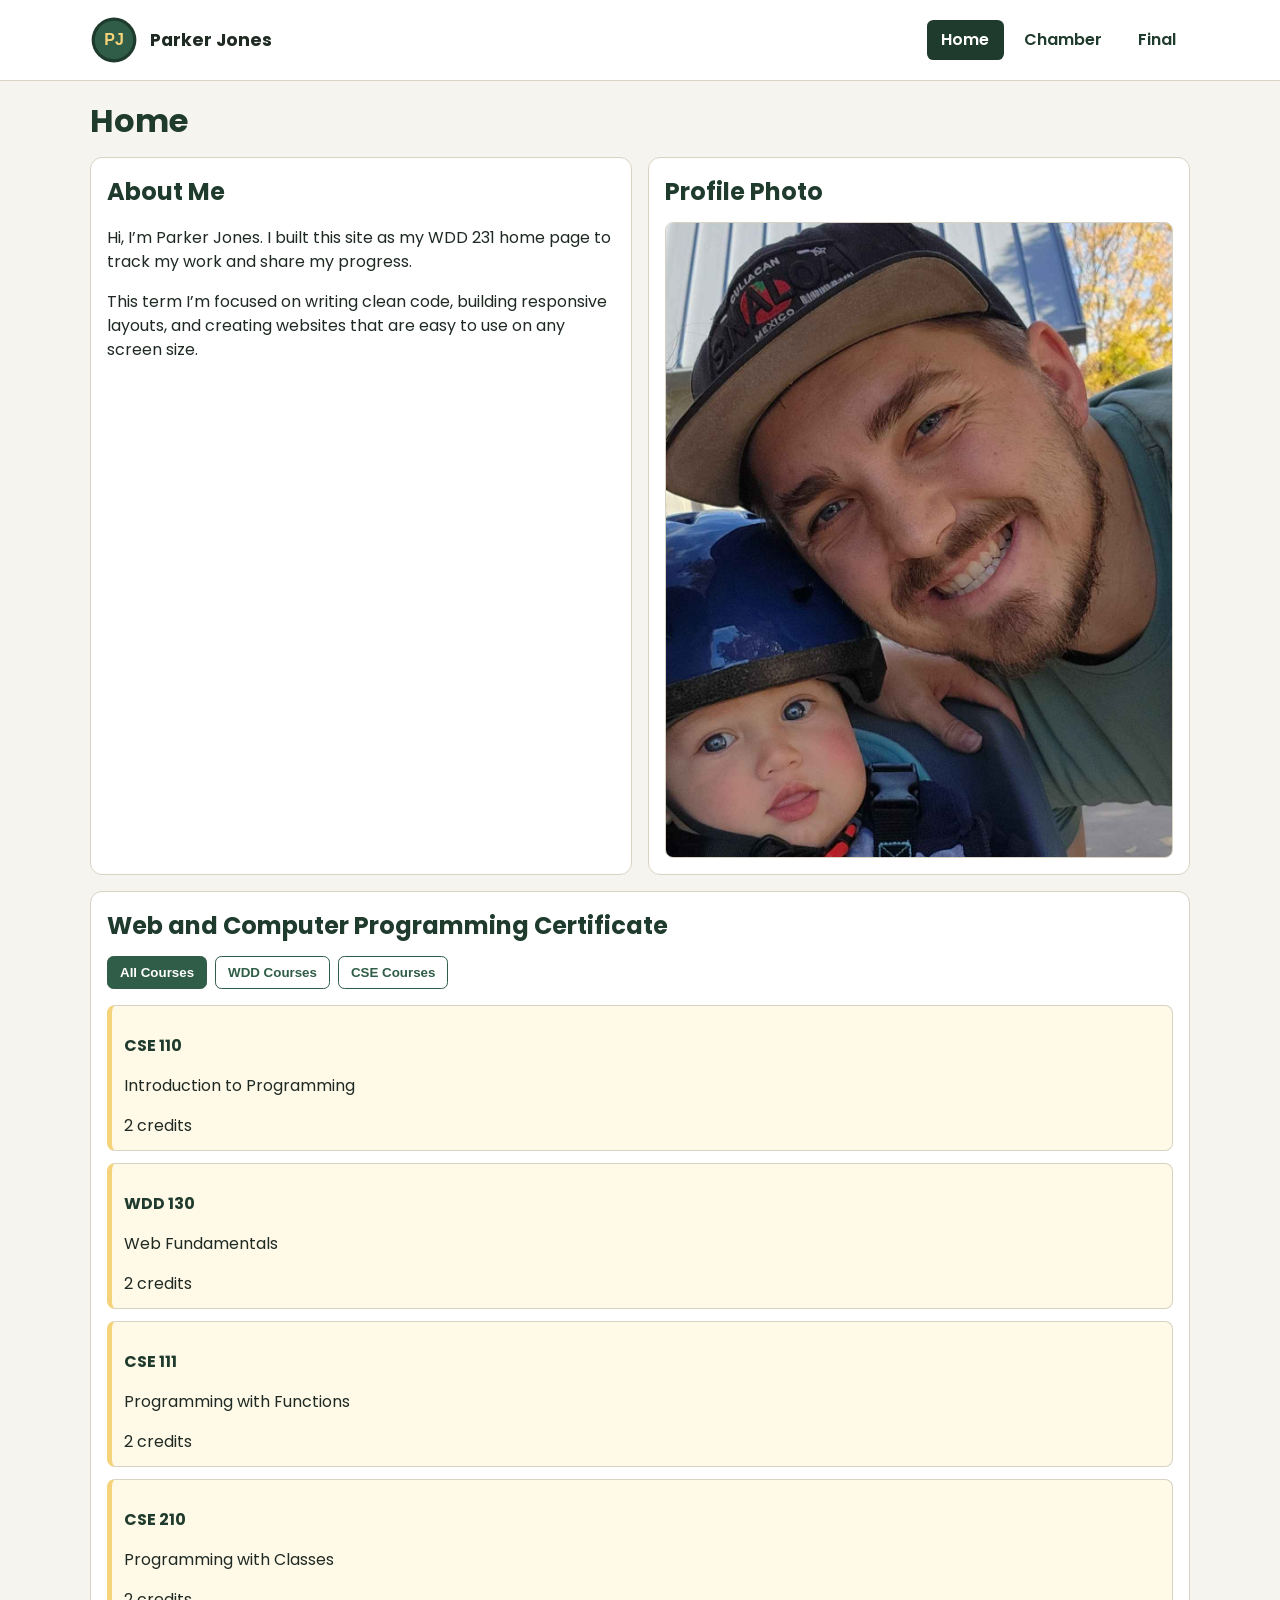
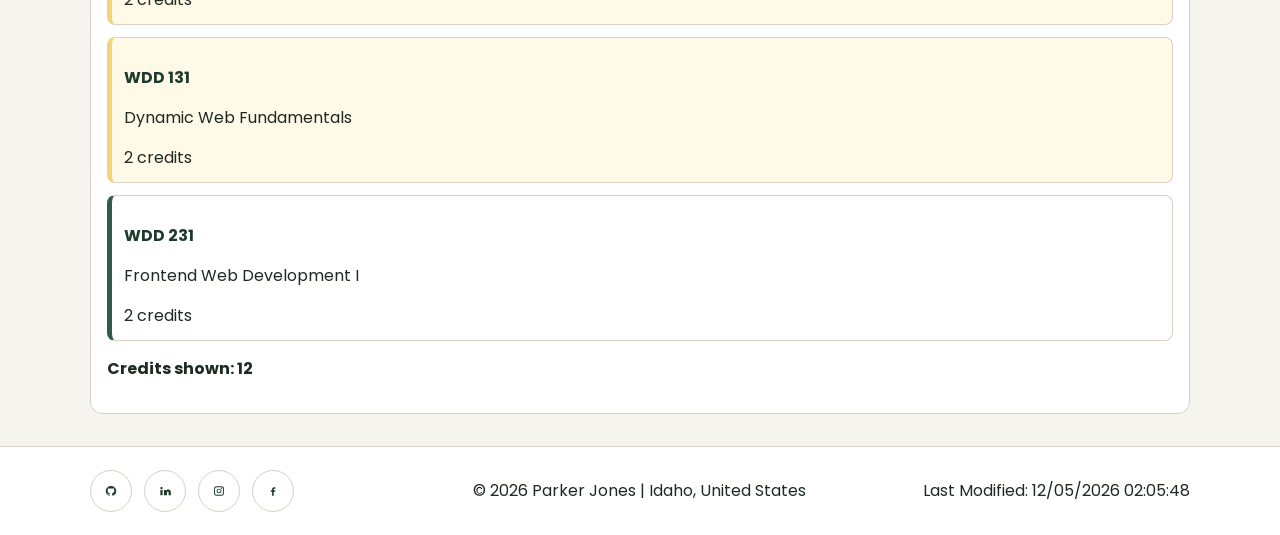
<file: index.html>
<!DOCTYPE html>
<html lang="en">
<head>
	<meta charset="UTF-8">
	<meta name="viewport" content="width=device-width, initial-scale=1.0">
	<meta name="description" content="Parker Jones portfolio home page for WDD 231 with responsive design, course progress, and project links.">
	<meta name="author" content="Parker Jones">
	<meta property="og:title" content="WDD231 | Home">
	<meta property="og:description" content="Explore Parker Jones's WDD 231 homepage with responsive web projects, course progress, and links to chamber and final assignments.">
	<meta property="og:image" content="https://aparkerjones.github.io/wdd231/images/profile.jpg">
	<meta property="og:url" content="https://aparkerjones.github.io/wdd231/">
	<title>WDD231 | Home</title>
	<link rel="icon" href="images/lightning.ico" type="image/x-icon">
	<link rel="preconnect" href="https://fonts.googleapis.com">
	<link rel="preconnect" href="https://fonts.gstatic.com" crossorigin>
	<link href="https://fonts.googleapis.com/css2?family=Poppins:wght@400;600;700&display=swap" rel="stylesheet">
	<link rel="stylesheet" href="styles/small.css">
	<link rel="stylesheet" href="styles/larger.css">
	<script src="scripts/navigation.js" defer></script>
	<script src="scripts/date.js" defer></script>
	<script src="scripts/courses.js" defer></script>
</head>
<body>
	<header>
		<div class="wrapper header-bar">
			<div class="brand">
				<img src="images/site-logo.svg" alt="Site logo">
				<span>Parker Jones</span>
			</div>
			<button id="menuButton" aria-expanded="false" aria-controls="primaryNav" aria-label="Open site navigation">☰</button>
			<nav aria-label="Primary navigation">
				<ul id="primaryNav">
					<li><a href="index.html" class="active">Home</a></li>
					<li><a href="chamber/">Chamber</a></li>
					<li><a href="final/">Final</a></li>
				</ul>
			</nav>
		</div>
	</header>

	<main class="wrapper">
		<h1>Home</h1>
		<div class="home-grid">
			<section>
				<h2>About Me</h2>
				<p>Hi, I’m Parker Jones. I built this site as my WDD 231 home page to track my work and share my progress.</p>
				<p>This term I’m focused on writing clean code, building responsive layouts, and creating websites that are easy to use on any screen size.</p>
			</section>

			<section>
				<h2>Profile Photo</h2>
				<img class="profile-photo" src="images/profile.jpg" alt="Profile photo of Parker Jones" width="600" height="400">
			</section>

			<section class="certificate">
				<h2>Web and Computer Programming Certificate</h2>
				<div class="filter-buttons" role="group" aria-label="Filter course list">
					<button type="button" data-filter="ALL" class="active">All Courses</button>
					<button type="button" data-filter="WDD">WDD Courses</button>
					<button type="button" data-filter="CSE">CSE Courses</button>
				</div>
				<div id="courseList" class="course-list"></div>
				<p id="creditTotal"></p>
			</section>
		</div>
	</main>

	<footer>
		<div class="wrapper footer-content">
			<nav class="social-links" aria-label="My social links">
				<a href="https://github.com/aparkerjones/wdd231" target="_blank" rel="noopener noreferrer" aria-label="Visit my GitHub page">
					<img src="images/icon-github.svg" alt="GitHub icon" width="24" height="24">
				</a>
				<a href="https://www.linkedin.com/in/a-parker-jones/" target="_blank" rel="noopener noreferrer" aria-label="Visit my LinkedIn profile">
					<img src="images/icon-linkedin.svg" alt="LinkedIn icon" width="24" height="24">
				</a>
				<a href="https://www.instagram.com/aparkerj/" target="_blank" rel="noopener noreferrer" aria-label="Visit my Instagram profile">
					<img src="images/icon-instagram.svg" alt="Instagram icon" width="24" height="24">
				</a>
				<a href="https://www.facebook.com/parker.jones.376/" target="_blank" rel="noopener noreferrer" aria-label="Visit my Facebook profile">
					<img src="images/icon-facebook.svg" alt="Facebook icon" width="24" height="24">
				</a>
			</nav>

			<p>&copy; <span id="currentyear"></span> Parker Jones | Idaho, United States</p>

			<p id="lastModified"></p>
		</div>
	</footer>
</body>
</html>
</file>
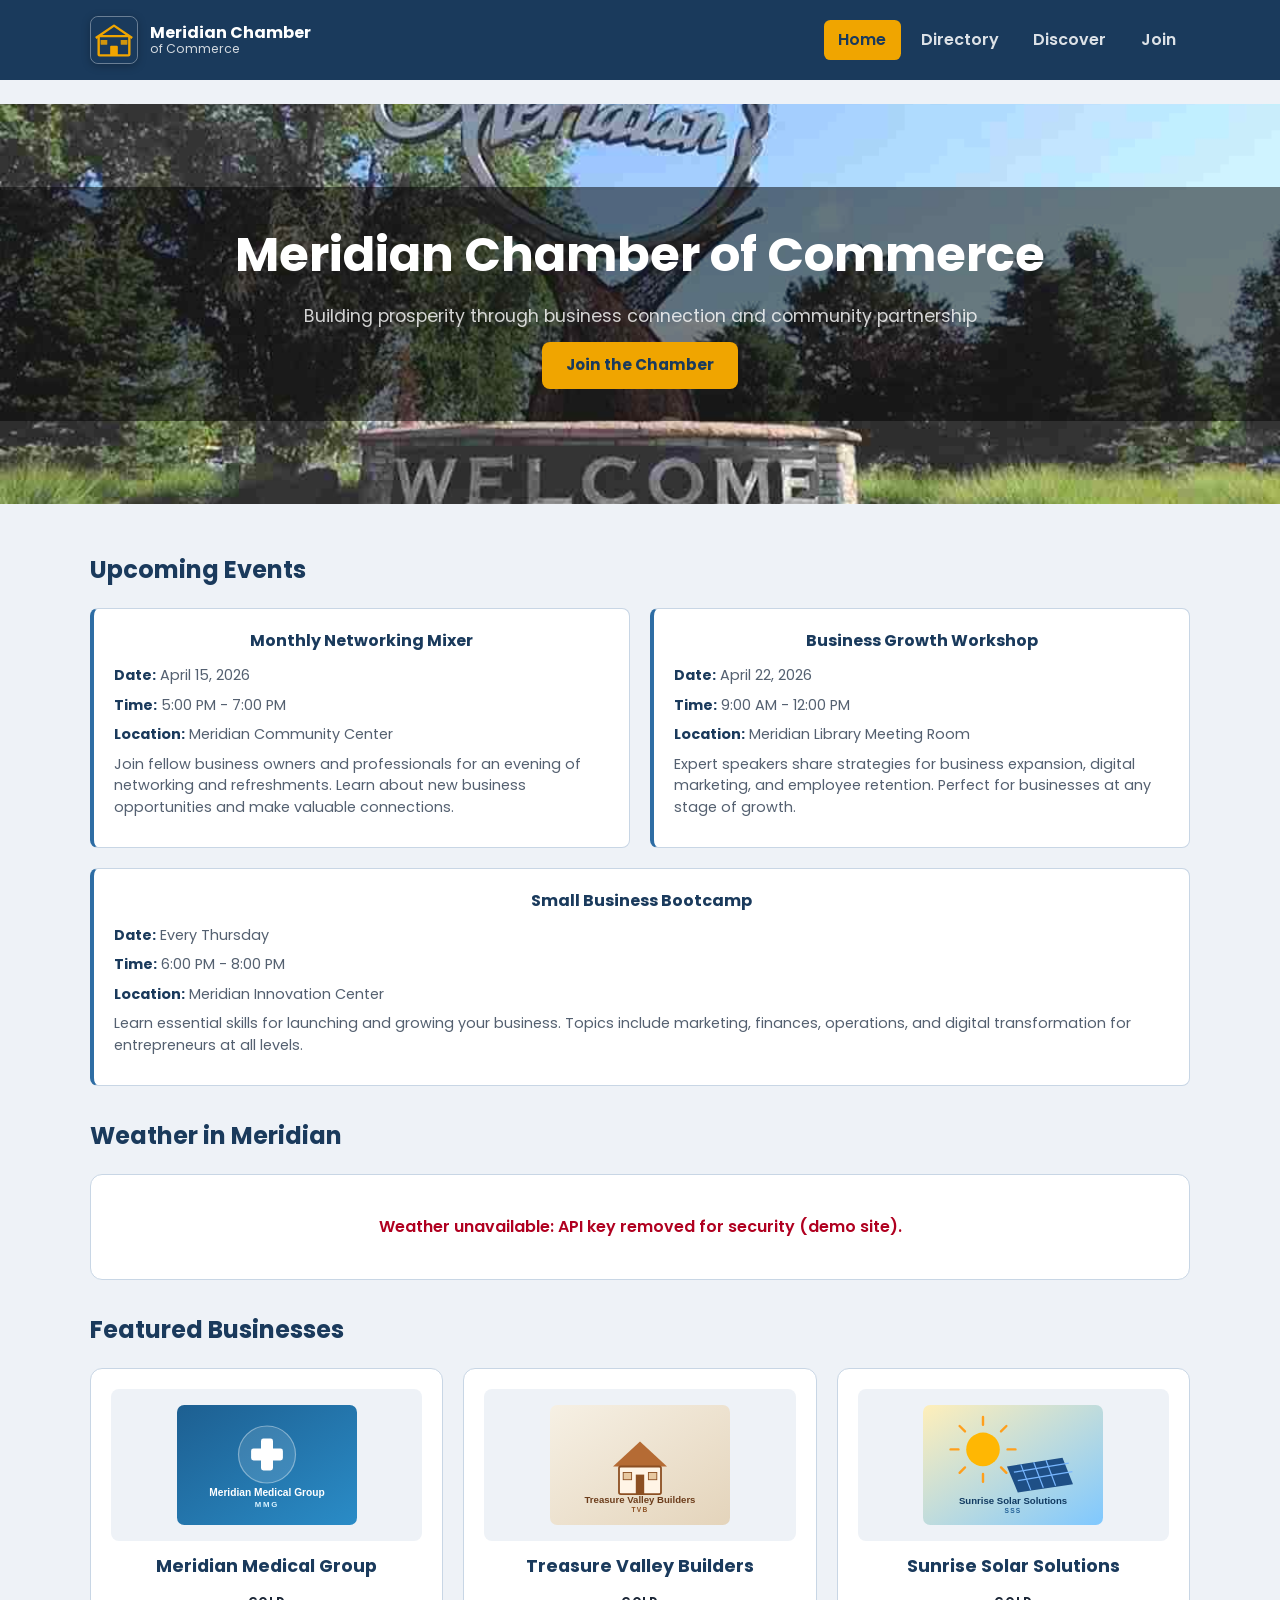
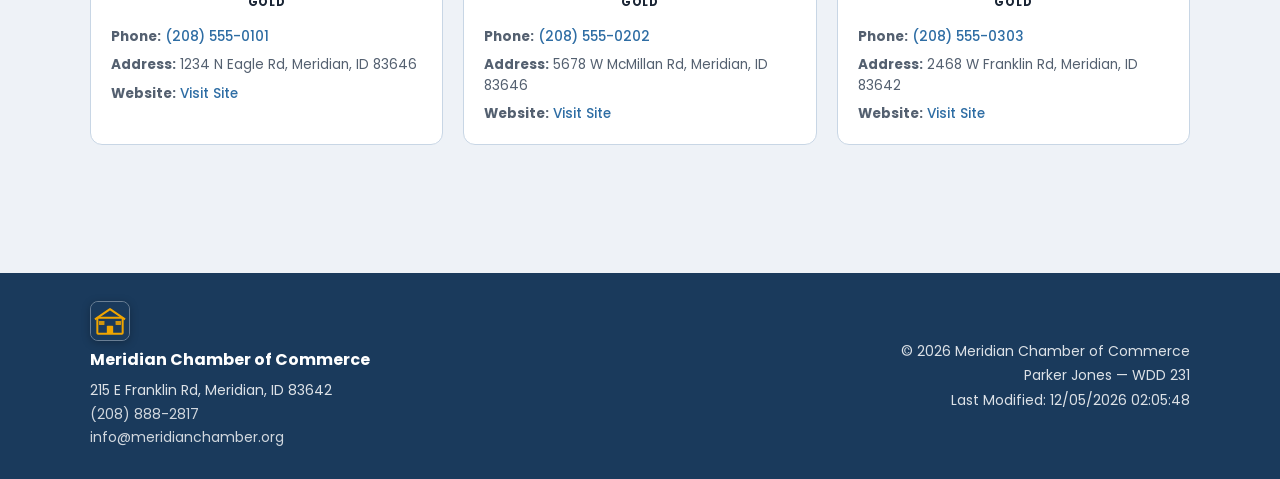
<file: chamber/index.html>
<!DOCTYPE html>
<html lang="en">
<head>
	<meta charset="UTF-8">
	<meta name="viewport" content="width=device-width, initial-scale=1.0">
	<meta name="description" content="Welcome to the Meridian Chamber of Commerce. Discover local opportunities, connect with businesses, and stay updated with events and weather in Meridian, Idaho.">
	<meta name="author" content="Parker Jones">

	<meta property="og:title" content="Meridian Chamber of Commerce - Business Community Hub">
	<meta property="og:description" content="Join Meridian's thriving business community. Connect with local businesses, discover networking opportunities, and stay updated with community events and weather updates.">
	<meta property="og:image" content="https://aparkerjones.github.io/wdd231/chamber/images/chamber-og.jpg">
	<meta property="og:url" content="https://aparkerjones.github.io/wdd231/chamber/index.html">

	<title>Home | Meridian Chamber of Commerce</title>
	<link rel="icon" href="images/chamber-logo.svg" type="image/svg+xml">
	<link rel="preconnect" href="https://fonts.googleapis.com">
	<link rel="preconnect" href="https://fonts.gstatic.com" crossorigin>
	<link href="https://fonts.googleapis.com/css2?family=Poppins:wght@400;600;700&display=swap" rel="stylesheet">
	<link rel="stylesheet" href="styles/normalize.css">
	<link rel="stylesheet" href="styles/small.css">
	<link rel="stylesheet" href="styles/larger.css">
	<script src="scripts/navigation.js" defer></script>
	<script src="scripts/date.js" defer></script>
	<script src="scripts/home.js" defer></script>
</head>
<body>
	<header>
		<div class="wrapper header-bar">
			<div class="brand">
				<img src="images/chamber-logo.svg" alt="Meridian Chamber of Commerce logo" width="48" height="48">
				<div class="brand-text">
					<span class="brand-name">Meridian Chamber</span>
					<span class="brand-sub">of Commerce</span>
				</div>
			</div>
			<button id="menuButton" aria-expanded="false" aria-controls="primaryNav" aria-label="Open site navigation">&#9776;</button>
			<nav aria-label="Primary navigation">
				<ul id="primaryNav">
					<li><a href="index.html" class="active">Home</a></li>
					<li><a href="directory.html">Directory</a></li>
					<li><a href="discover.html">Discover</a></li>
					<li><a href="join.html">Join</a></li>
				</ul>
			</nav>
		</div>
	</header>

	<main class="wrapper">
		<!-- Hero Image -->
		<section class="hero" aria-label="Welcome banner">
			<img src="images/chamber-og.jpg" alt="Meridian, Idaho community" class="hero-image" loading="lazy" width="1200" height="400">
			<div class="hero-content">
				<h1>Meridian Chamber of Commerce</h1>
				<p>Building prosperity through business connection and community partnership</p>
				<a href="join.html" class="cta-button">Join the Chamber</a>
			</div>
		</section>

		<!-- Current Events -->
		<section class="events" aria-label="Upcoming events">
			<h2>Upcoming Events</h2>
			<div id="eventsList" class="events-list">
				<article class="event-card">
					<h3>Monthly Networking Mixer</h3>
					<p><strong>Date:</strong> April 15, 2026</p>
					<p><strong>Time:</strong> 5:00 PM - 7:00 PM</p>
					<p><strong>Location:</strong> Meridian Community Center</p>
					<p>Join fellow business owners and professionals for an evening of networking and refreshments. Learn about new business opportunities and make valuable connections.</p>
				</article>
				<article class="event-card">
					<h3>Business Growth Workshop</h3>
					<p><strong>Date:</strong> April 22, 2026</p>
					<p><strong>Time:</strong> 9:00 AM - 12:00 PM</p>
					<p><strong>Location:</strong> Meridian Library Meeting Room</p>
					<p>Expert speakers share strategies for business expansion, digital marketing, and employee retention. Perfect for businesses at any stage of growth.</p>
				</article>
				<article class="event-card">
					<h3>Small Business Bootcamp</h3>
					<p><strong>Date:</strong> Every Thursday</p>
					<p><strong>Time:</strong> 6:00 PM - 8:00 PM</p>
					<p><strong>Location:</strong> Meridian Innovation Center</p>
					<p>Learn essential skills for launching and growing your business. Topics include marketing, finances, operations, and digital transformation for entrepreneurs at all levels.</p>
				</article>
			</div>
		</section>

		<!-- Weather -->
		<section class="weather" aria-label="Weather forecast">
			<h2>Weather in Meridian</h2>
			<div id="weatherContainer" class="weather-content">
				<div class="current-weather">
					<p class="loading">Loading weather data...</p>
				</div>
				<section id="forecastContainer" class="forecast" aria-label="3-day forecast">
				<!-- JavaScript generated content -->
				</section>
			</div>
		</section>

		<!-- Spotlights -->
		<section class="spotlights" aria-label="Featured business members">
			<h2>Featured Businesses</h2>
			<div id="spotlightCards" class="spotlight-grid">
				<!-- Generated by JavaScript -->
			</div>
		</section>
	</main>

	<footer>
		<div class="wrapper footer-content">

			<div class="footer-chamber">
				<img src="images/chamber-logo.svg" alt="Meridian Chamber of Commerce" width="40" height="40">
				<p class="footer-chamber-name">Meridian Chamber of Commerce</p>
				<address>
					<p>215 E Franklin Rd, Meridian, ID 83642</p>
					<p><a href="tel:+12088882817">(208) 888-2817</a></p>
					<p><a href="mailto:info@meridianchamber.org">info@meridianchamber.org</a></p>
				</address>
			</div>

			<div class="footer-meta">
				<p>&copy; <span id="currentyear"></span> Meridian Chamber of Commerce</p>
				<p>Parker Jones &mdash; WDD 231</p>
				<p id="lastModified"></p>
			</div>

		</div>
	</footer>
</body>
</html>
</file>
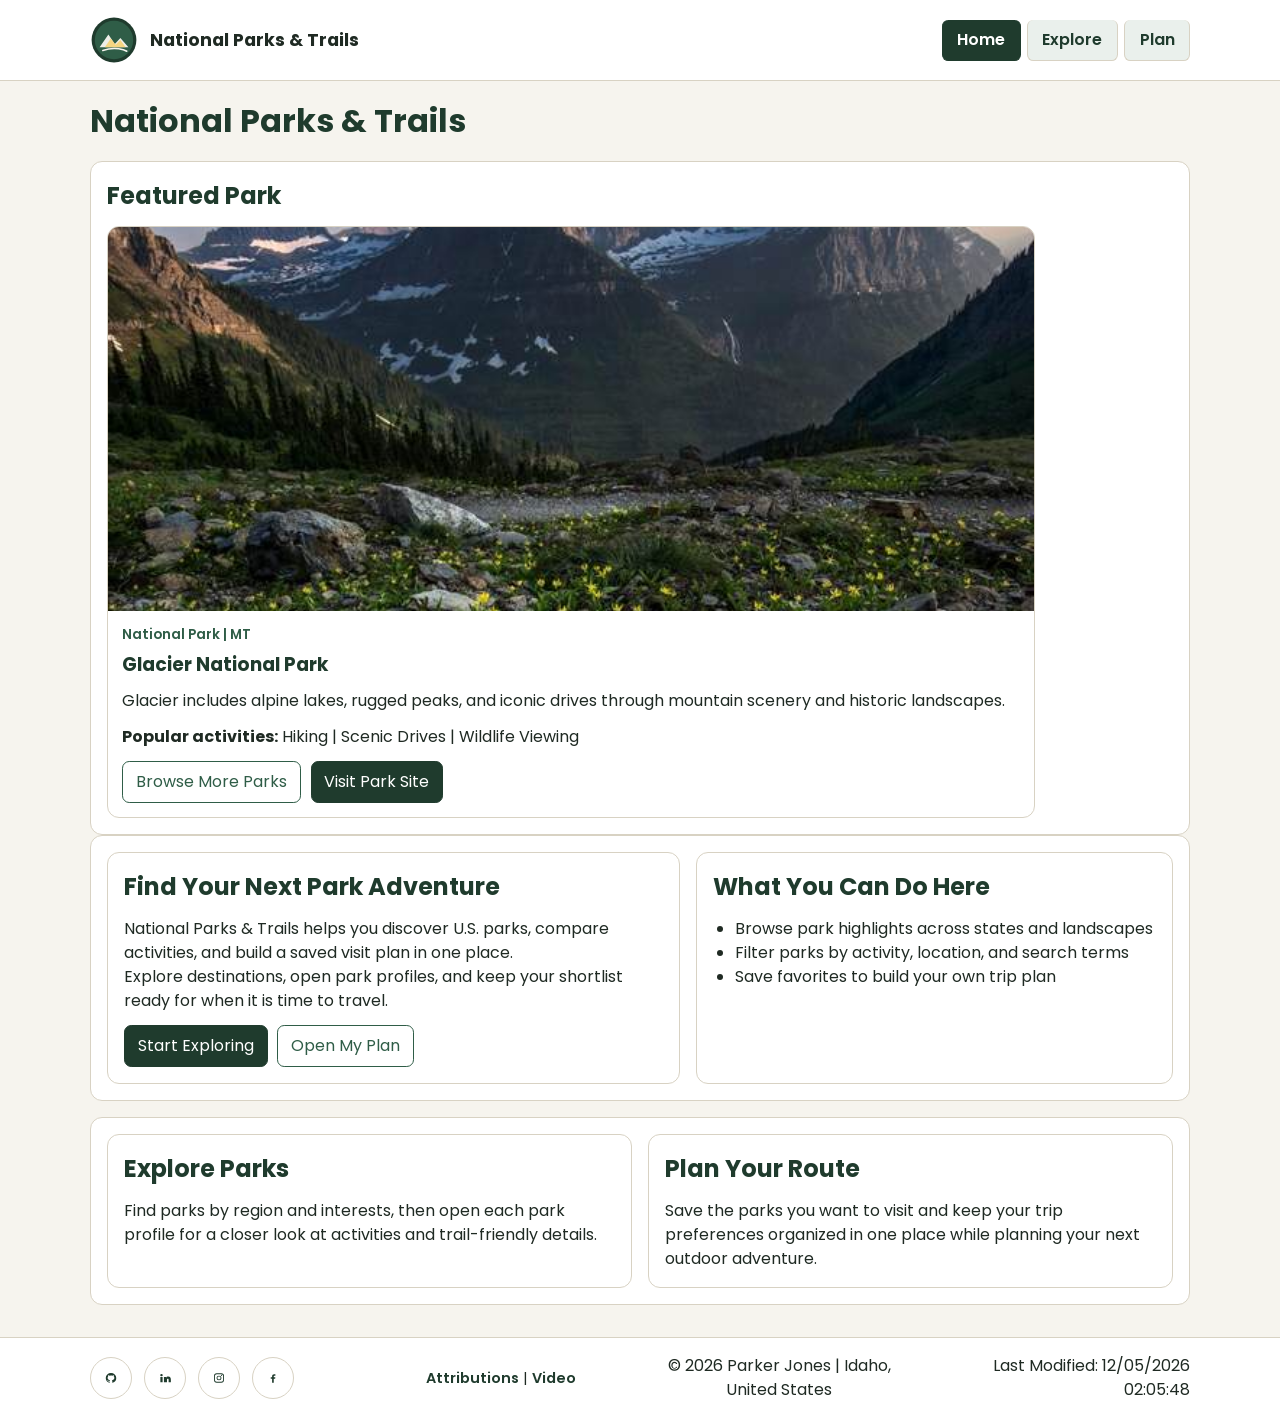
<file: final/index.html>
<!DOCTYPE html>
<html lang="en">
<head>
	<meta charset="UTF-8">
	<meta name="viewport" content="width=device-width, initial-scale=1.0">
	<meta name="description" content="Discover U.S. national parks, explore activities, and build your personalized park trip plan.">
	<meta name="author" content="Parker Jones">
	<meta property="og:title" content="Discover National Parks and Plan Your Trip">
	<meta property="og:description" content="Explore U.S. national park highlights and plan your next park adventure.">
	<meta property="og:image" content="https://aparkerjones.github.io/wdd231/final/images/profile.jpg">
	<meta property="og:url" content="https://aparkerjones.github.io/wdd231/final/index.html">
	<title>National Parks & Trails | Home</title>
	<link rel="icon" href="images/lightning.ico" type="image/x-icon">
	<link rel="preconnect" href="https://fonts.googleapis.com">
	<link rel="preconnect" href="https://fonts.gstatic.com" crossorigin>
	<link href="https://fonts.googleapis.com/css2?family=Poppins:wght@400;600;700&display=swap" rel="stylesheet">
	<link rel="stylesheet" href="styles/normalize.css">
	<link rel="stylesheet" href="styles/final.css">
	<script src="scripts/navigation.js" defer></script>
	<script src="scripts/date.js" defer></script>
	<script src="scripts/home.js" type="module"></script>
</head>
<body>
	<header>
		<div class="wrapper header-bar">
			<div class="brand">
				<a href="index.html" aria-label="Go to home page">
					<img src="images/site-logo.svg" alt="Site logo" width="48" height="48">
				</a>
				<span>National Parks &amp; Trails</span>
			</div>
			<button id="menuButton" aria-expanded="false" aria-controls="primaryNav" aria-label="Open site navigation">☰</button>
			<nav aria-label="Primary navigation">
				<ul id="primaryNav">
					<li><a href="index.html" class="active">Home</a></li>
					<li><a href="explore.html">Explore</a></li>
					<li><a href="plan.html">Plan</a></li>
				</ul>
			</nav>
		</div>
	</header>

	<main class="wrapper">
		<h1>National Parks &amp; Trails</h1>

		<section class="home-spotlight" aria-labelledby="spotlightHeading">
			<h2 id="spotlightHeading">Featured Park</h2>
			<p id="spotlightStatus" class="sr-only" aria-live="polite">Loading featured park.</p>
			<div id="spotlightContainer" class="spotlight-grid"></div>
		</section>

		<section class="home-hero" aria-label="Site introduction">
			<div class="content-card home-hero-copy">
				<h2>Find Your Next Park Adventure</h2>
				<p>National Parks &amp; Trails helps you discover U.S. parks, compare activities, and build a saved visit plan in one place.</p>
				<p>Explore destinations, open park profiles, and keep your shortlist ready for when it is time to travel.</p>
				<div class="home-actions">
					<a class="site-action site-action-solid" href="explore.html">Start Exploring</a>
					<a class="site-action site-action-outline" href="plan.html">Open My Plan</a>
				</div>
			</div>

			<div class="content-card">
				<h2>What You Can Do Here</h2>
				<ul>
					<li>Browse park highlights across states and landscapes</li>
					<li>Filter parks by activity, location, and search terms</li>
					<li>Save favorites to build your own trip plan</li>
				</ul>
			</div>
		</section>

		<section class="home-panels" aria-label="Planning overview">
			<article class="content-card">
				<h2>Explore Parks</h2>
				<p>Find parks by region and interests, then open each park profile for a closer look at activities and trail-friendly details.</p>
			</article>
			<article class="content-card">
				<h2>Plan Your Route</h2>
				<p>Save the parks you want to visit and keep your trip preferences organized in one place while planning your next outdoor adventure.</p>
			</article>
		</section>
	</main>

	<footer>
		<div class="wrapper footer-content">
			<nav class="social-links" aria-label="My social links">
				<a href="https://github.com/aparkerjones/" target="_blank" rel="noopener noreferrer" aria-label="Visit my GitHub page">
					<img src="images/icon-github.svg" alt="GitHub icon" width="24" height="24">
				</a>
				<a href="https://www.linkedin.com/in/a-parker-jones/" target="_blank" rel="noopener noreferrer" aria-label="Visit my LinkedIn profile">
					<img src="images/icon-linkedin.svg" alt="LinkedIn icon" width="24" height="24">
				</a>
				<a href="https://www.instagram.com/" target="_blank" rel="noopener noreferrer" aria-label="Visit my Instagram profile">
					<img src="images/icon-instagram.svg" alt="Instagram icon" width="24" height="24">
				</a>
				<a href="https://www.facebook.com/" target="_blank" rel="noopener noreferrer" aria-label="Visit my Facebook profile">
					<img src="images/icon-facebook.svg" alt="Facebook icon" width="24" height="24">
				</a>
			</nav>

			<p class="footer-links">
				<a href="attributions.html">Attributions</a> |
				<a href="https://youtu.be/oZcQWNIdvBk" target="_blank" rel="noopener noreferrer">Video</a>
			</p>

			<p>&copy; <span id="currentyear"></span> Parker Jones | Idaho, United States</p>

			<p id="lastModified"></p>
		</div>
	</footer>
</body>
</html>
</file>
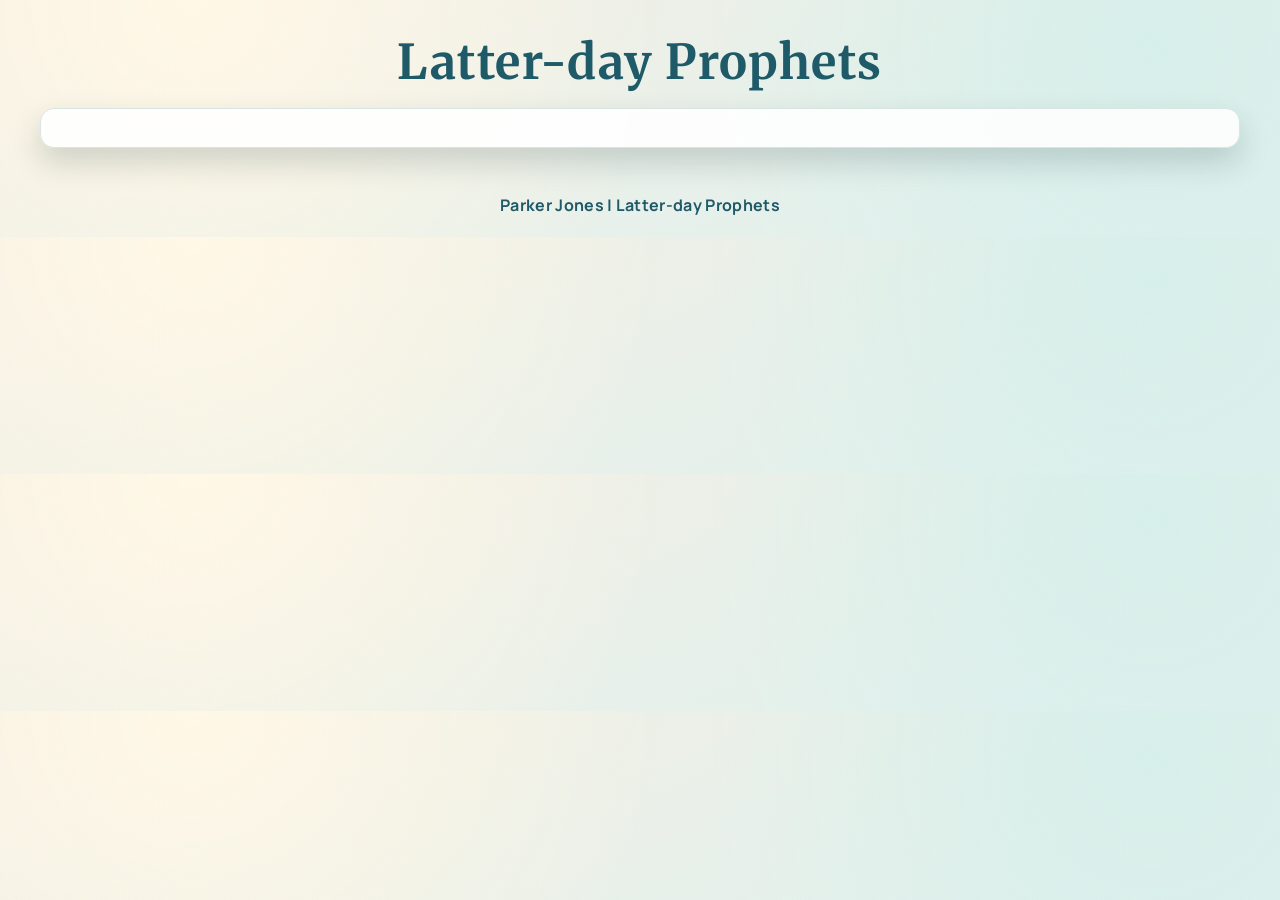
<file: prophets.html>
<!DOCTYPE html>
<html lang="en">
<head>
	<meta charset="UTF-8">
	<meta name="viewport" content="width=device-width, initial-scale=1.0">
	<meta name="description" content="Latter-day Prophets cards generated with the Fetch API for WDD 231.">
	<meta name="author" content="Parker Jones">
	<title>Latter-day Prophets | WDD 231</title>
	<link rel="preconnect" href="https://fonts.googleapis.com">
	<link rel="preconnect" href="https://fonts.gstatic.com" crossorigin>
	<link href="https://fonts.googleapis.com/css2?family=Manrope:wght@400;600;700&family=Merriweather:wght@700&display=swap" rel="stylesheet">
	<link rel="stylesheet" href="styles/prophets.css">
	<script src="scripts/prophets.js" defer></script>
</head>
<body>
	<header>
		<h1>Latter-day Prophets</h1>
	</header>
	<main>
		<div id="cards"></div>
	</main>
	<footer>
		Parker Jones | Latter-day Prophets
	</footer>
</body>
</html>
</file>
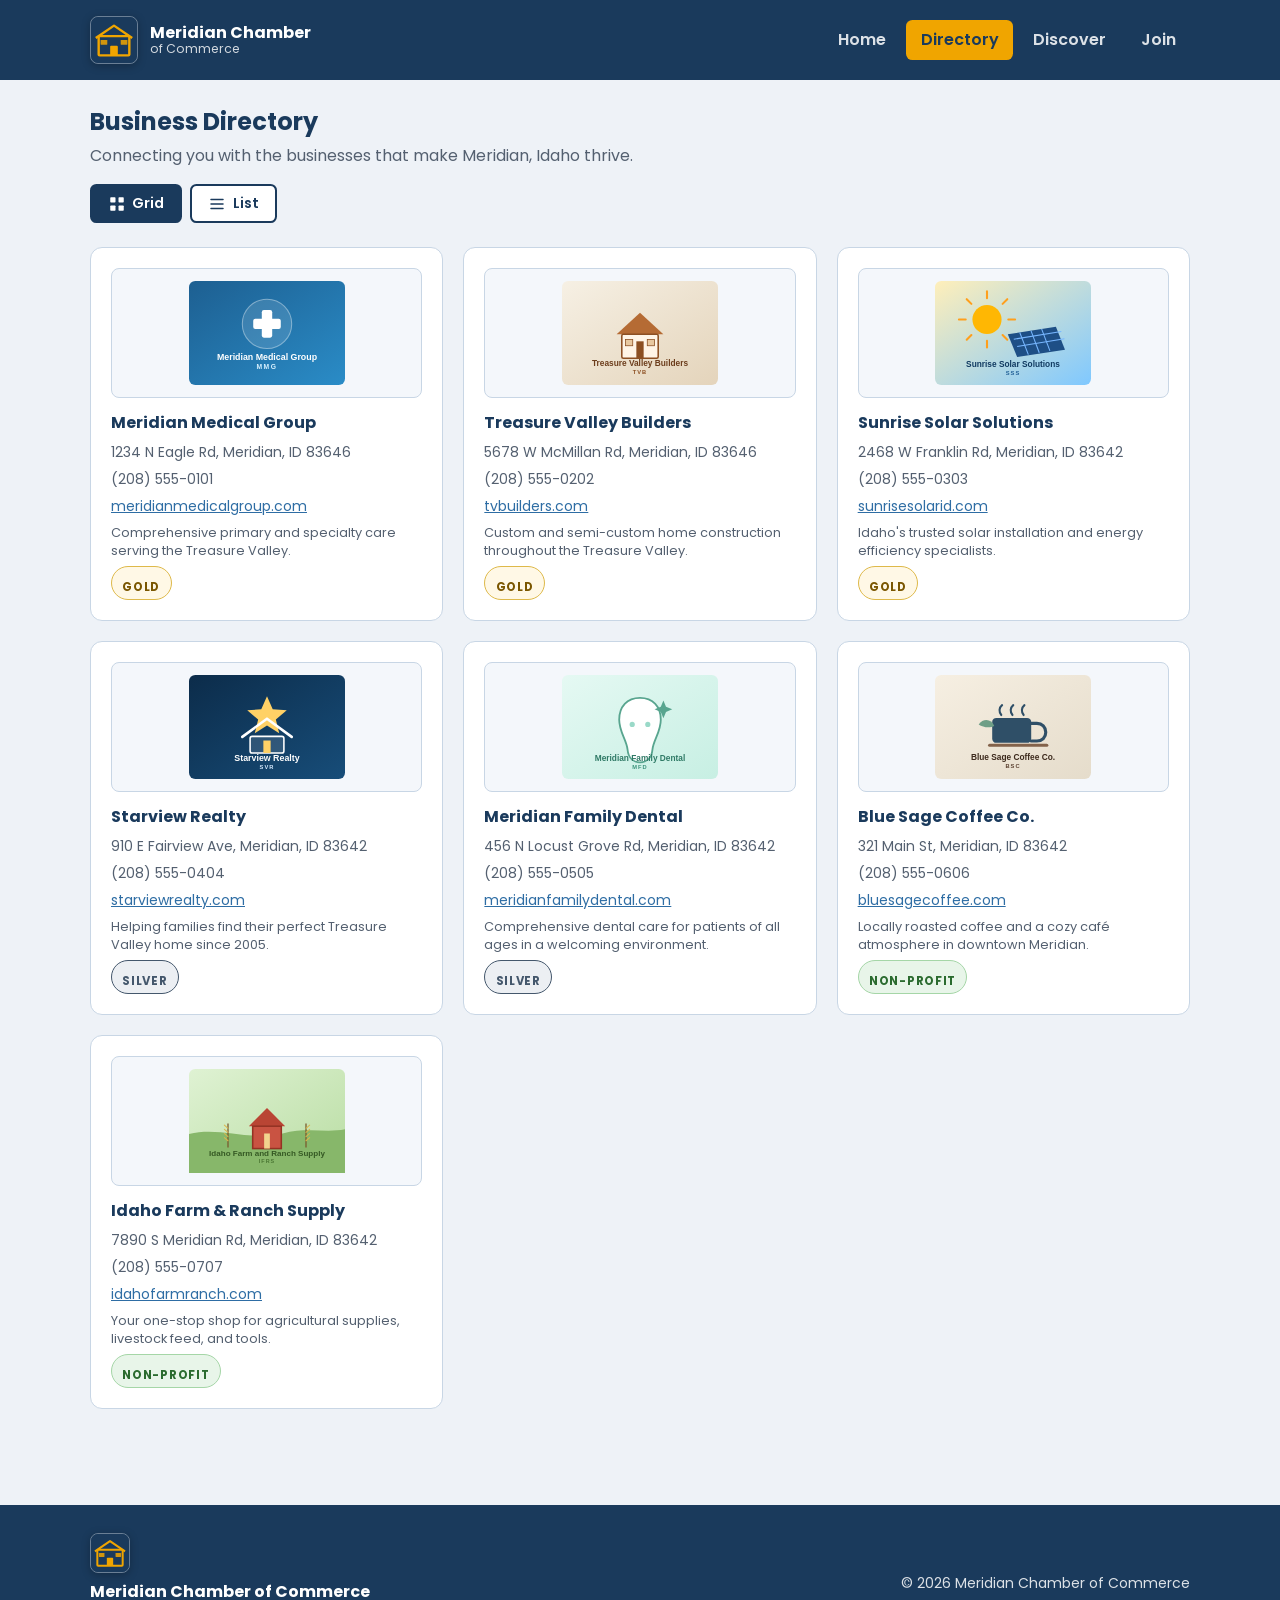
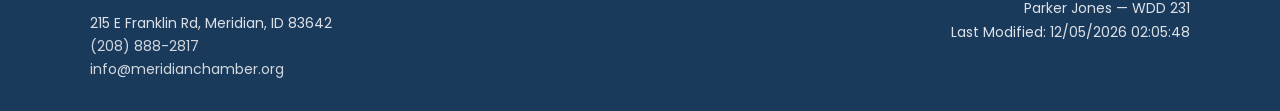
<file: chamber/directory.html>
<!DOCTYPE html>
<html lang="en">
<head>
	<meta charset="UTF-8">
	<meta name="viewport" content="width=device-width, initial-scale=1.0">
	<meta name="description" content="Browse the business member directory for the Meridian, Idaho Chamber of Commerce — find local services, shops, and professionals.">
	<meta name="author" content="Parker Jones">

	<meta property="og:title" content="Member Directory | Meridian Chamber of Commerce">
	<meta property="og:description" content="Browse the business member directory for the Meridian, Idaho Chamber of Commerce — find local services, shops, and professionals.">
	<meta property="og:image" content="https://aparkerjones.github.io/wdd231/chamber/images/chamber-og.jpg">
	<meta property="og:url" content="https://aparkerjones.github.io/wdd231/chamber/directory.html">

	<title>Member Directory | Meridian Chamber of Commerce</title>

	<link rel="icon" href="images/chamber-logo.svg" type="image/svg+xml">

	<link rel="preconnect" href="https://fonts.googleapis.com">
	<link rel="preconnect" href="https://fonts.gstatic.com" crossorigin>
	<link href="https://fonts.googleapis.com/css2?family=Poppins:wght@400;600;700&display=swap" rel="stylesheet">

	<link rel="stylesheet" href="styles/normalize.css">
	<link rel="stylesheet" href="styles/small.css">
	<link rel="stylesheet" href="styles/larger.css">

	<script src="scripts/navigation.js" defer></script>
	<script src="scripts/date.js" defer></script>
	<script src="scripts/members.js" defer></script>
</head>
<body>

	<header>
		<div class="wrapper header-bar">
			<div class="brand">
				<img src="images/chamber-logo.svg" alt="Meridian Chamber of Commerce logo" width="48" height="48">
				<div class="brand-text">
					<span class="brand-name">Meridian Chamber</span>
					<span class="brand-sub">of Commerce</span>
				</div>
			</div>
			<button id="menuButton" aria-expanded="false" aria-controls="primaryNav" aria-label="Open site navigation">&#9776;</button>
			<nav aria-label="Primary navigation">
				<ul id="primaryNav">
					<li><a href="index.html">Home</a></li>
					<li><a href="directory.html" class="active">Directory</a></li>
					<li><a href="discover.html">Discover</a></li>
					<li><a href="join.html">Join</a></li>
				</ul>
			</nav>
		</div>
	</header>

	<main class="wrapper">

		<section class="directory-intro">
			<h1>Business Directory</h1>
			<p>Connecting you with the businesses that make Meridian, Idaho thrive.</p>
			<div class="view-toggle" role="group" aria-label="Select directory view">
				<button id="gridView" class="active" aria-pressed="true" title="Grid view">
					<svg aria-hidden="true" focusable="false" width="18" height="18" viewBox="0 0 24 24" fill="currentColor">
						<rect x="3" y="3" width="7" height="7" rx="1"/>
						<rect x="14" y="3" width="7" height="7" rx="1"/>
						<rect x="3" y="14" width="7" height="7" rx="1"/>
						<rect x="14" y="14" width="7" height="7" rx="1"/>
					</svg>
					Grid
				</button>
				<button id="listView" aria-pressed="false" title="List view">
					<svg aria-hidden="true" focusable="false" width="18" height="18" viewBox="0 0 24 24" fill="currentColor">
						<rect x="3" y="5" width="18" height="2" rx="1"/>
						<rect x="3" y="11" width="18" height="2" rx="1"/>
						<rect x="3" y="17" width="18" height="2" rx="1"/>
					</svg>
					List
				</button>
			</div>
		</section>

		<section id="memberCards" class="grid-view" aria-live="polite" aria-label="Business member cards">
			<!-- Generated by JavaScript -->
		</section>

	</main>

	<footer>
		<div class="wrapper footer-content">

			<div class="footer-chamber">
				<img src="images/chamber-logo.svg" alt="Meridian Chamber of Commerce" width="40" height="40">
				<p class="footer-chamber-name">Meridian Chamber of Commerce</p>
				<address>
					<p>215 E Franklin Rd, Meridian, ID 83642</p>
					<p><a href="tel:+12088882817">(208) 888-2817</a></p>
					<p><a href="mailto:info@meridianchamber.org">info@meridianchamber.org</a></p>
				</address>
			</div>

			<div class="footer-meta">
				<p>&copy; <span id="currentyear"></span> Meridian Chamber of Commerce</p>
				<p>Parker Jones &mdash; WDD 231</p>
				<p id="lastModified"></p>
			</div>

		</div>
	</footer>

</body>
</html>
</file>
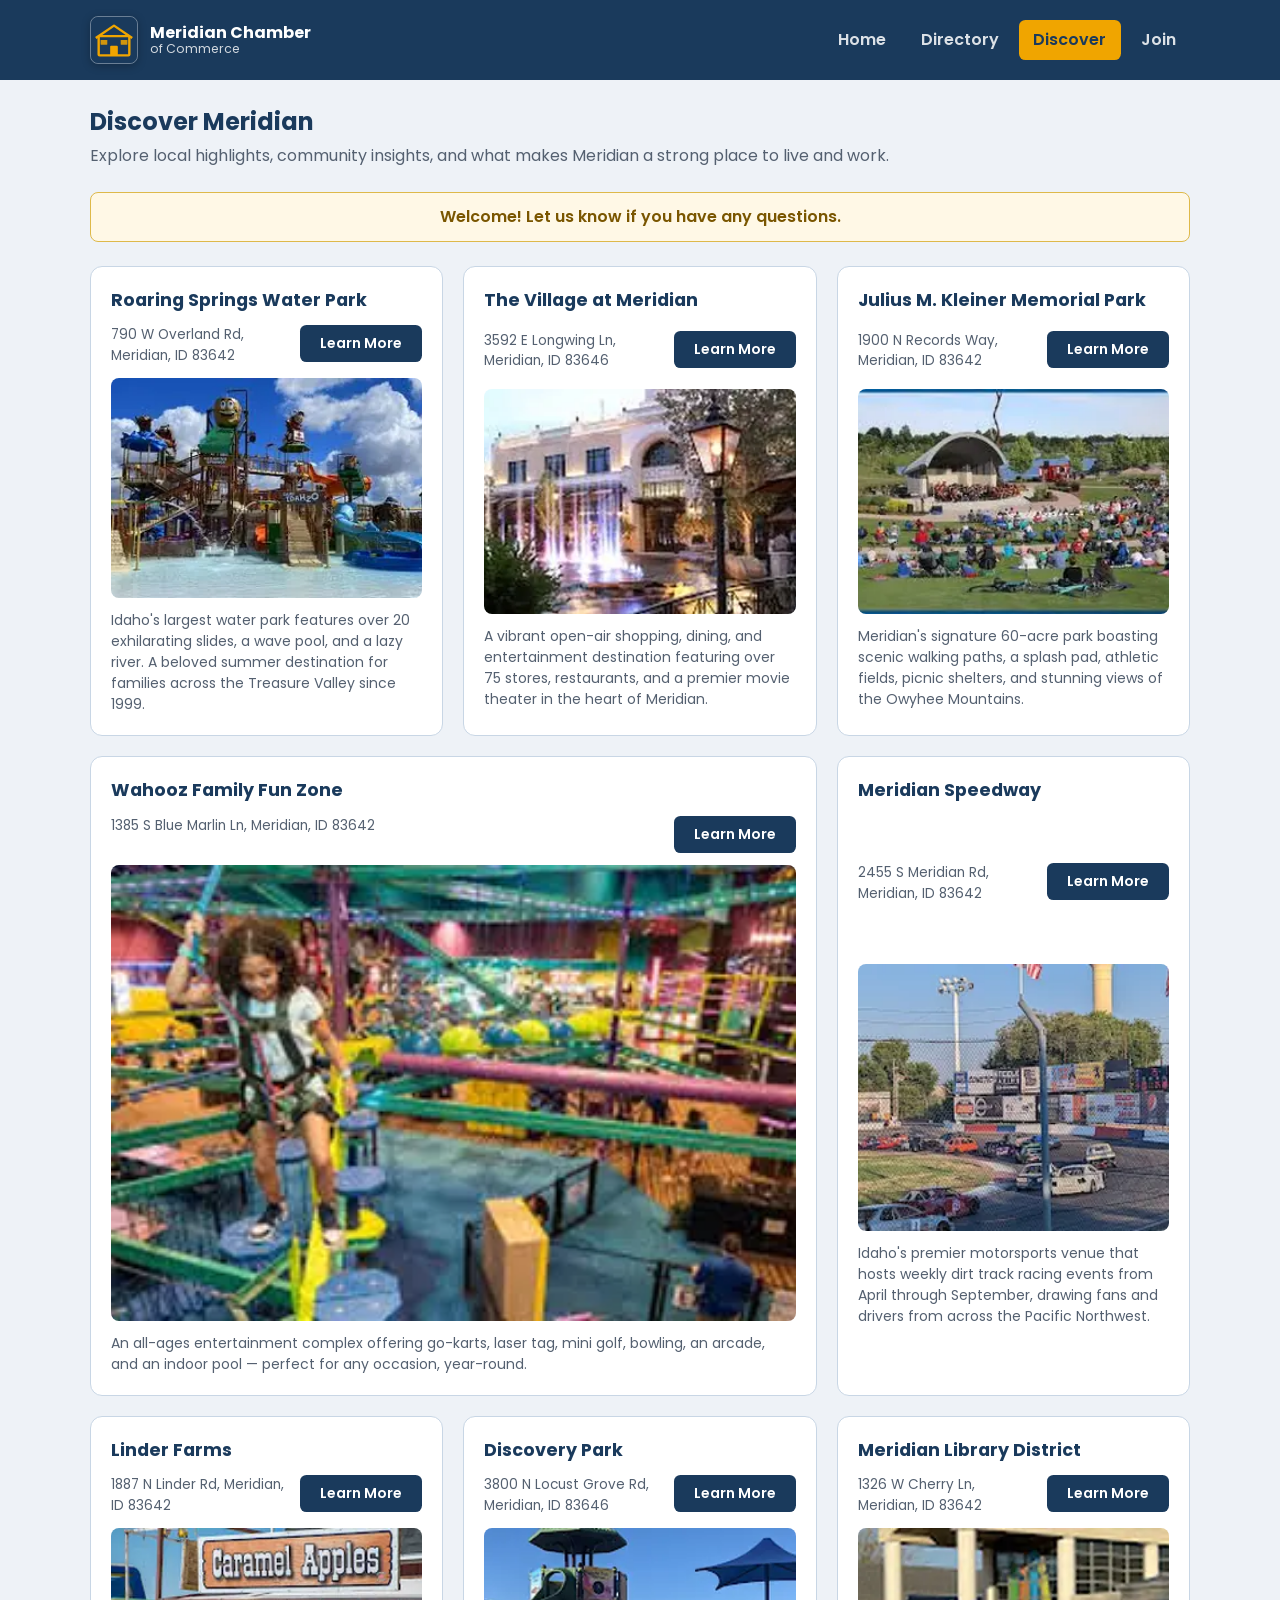
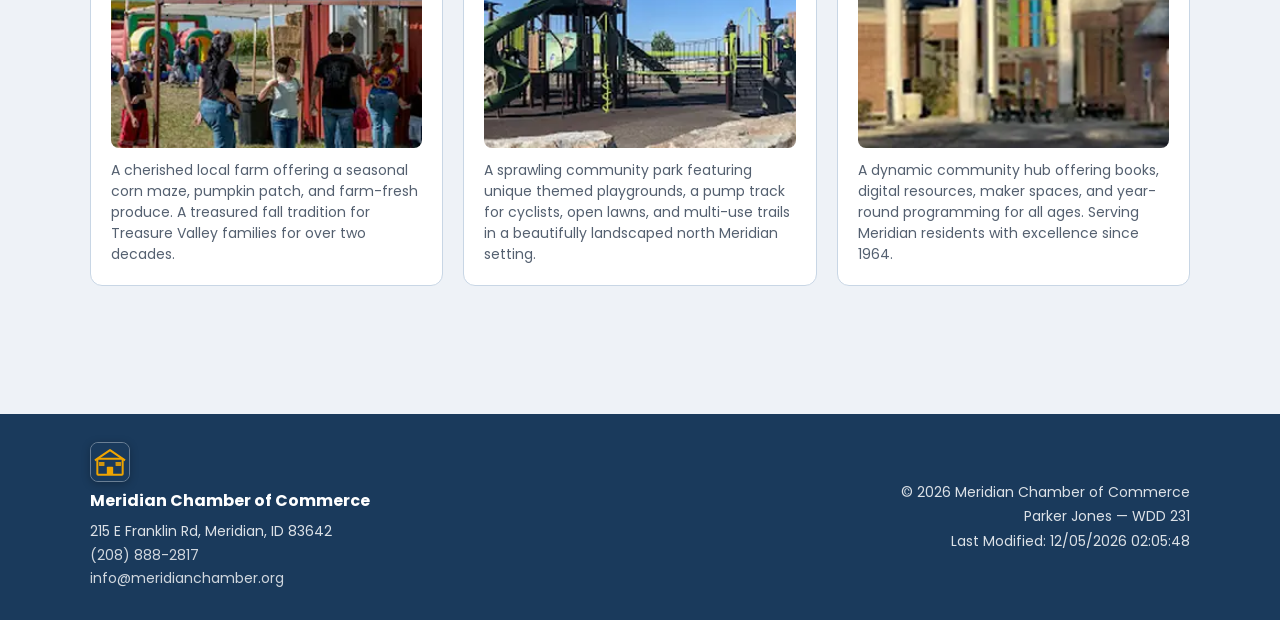
<file: chamber/discover.html>
<!DOCTYPE html>
<html lang="en">
<head>
	<meta charset="UTF-8">
	<meta name="viewport" content="width=device-width, initial-scale=1.0">
	<meta name="description" content="Discover Meridian highlights, community insights, and local opportunities through the chamber.">
	<meta name="author" content="Parker Jones">
	<meta property="og:title" content="Discover Meridian Community | Chamber of Commerce">
	<meta property="og:description" content="Explore Meridian highlights, local events, and community resources through the Meridian Chamber of Commerce.">
	<meta property="og:image" content="https://aparkerjones.github.io/wdd231/chamber/images/chamber-og.jpg">
	<meta property="og:url" content="https://aparkerjones.github.io/wdd231/chamber/discover.html">
	<title>Discover | Meridian Chamber of Commerce</title>
	<link rel="icon" href="images/chamber-logo.svg" type="image/svg+xml">
	<link rel="preconnect" href="https://fonts.googleapis.com">
	<link rel="preconnect" href="https://fonts.gstatic.com" crossorigin>
	<link href="https://fonts.googleapis.com/css2?family=Poppins:wght@400;600;700&display=swap" rel="stylesheet">
	<link rel="stylesheet" href="styles/normalize.css">
	<link rel="stylesheet" href="styles/small.css">
	<link rel="stylesheet" href="styles/larger.css">
	<script src="scripts/navigation.js" defer></script>
	<script src="scripts/date.js" defer></script>
	<script type="module" src="scripts/discover.js"></script>
</head>
<body>
	<header>
		<div class="wrapper header-bar">
			<div class="brand">
				<img src="images/chamber-logo.svg" alt="Meridian Chamber of Commerce logo" width="48" height="48">
				<div class="brand-text">
					<span class="brand-name">Meridian Chamber</span>
					<span class="brand-sub">of Commerce</span>
				</div>
			</div>
			<button id="menuButton" aria-expanded="false" aria-controls="primaryNav" aria-label="Open site navigation">&#9776;</button>
			<nav aria-label="Primary navigation">
				<ul id="primaryNav">
					<li><a href="index.html">Home</a></li>
					<li><a href="directory.html">Directory</a></li>
					<li><a href="discover.html" class="active">Discover</a></li>
					<li><a href="join.html">Join</a></li>
				</ul>
			</nav>
		</div>
	</header>

	<main class="wrapper">
		<section class="directory-intro">
			<h1>Discover Meridian</h1>
			<p>Explore local highlights, community insights, and what makes Meridian a strong place to live and work.</p>
		</section>

		<div id="visitMessage" class="visit-message" aria-live="polite"></div>

		<div id="discoverGrid" class="discover-grid">
			<!-- Cards are injected here by discover.js -->
		</div>
	</main>

	<footer>
		<div class="wrapper footer-content">
			<div class="footer-chamber">
				<img src="images/chamber-logo.svg" alt="Meridian Chamber of Commerce" width="40" height="40">
				<p class="footer-chamber-name">Meridian Chamber of Commerce</p>
				<address>
					<p>215 E Franklin Rd, Meridian, ID 83642</p>
					<p><a href="tel:+12088882817">(208) 888-2817</a></p>
					<p><a href="mailto:info@meridianchamber.org">info@meridianchamber.org</a></p>
				</address>
			</div>

			<div class="footer-meta">
				<p>&copy; <span id="currentyear"></span> Meridian Chamber of Commerce</p>
				<p>Parker Jones &mdash; WDD 231</p>
				<p id="lastModified"></p>
			</div>
		</div>
	</footer>
</body>
</html>
</file>
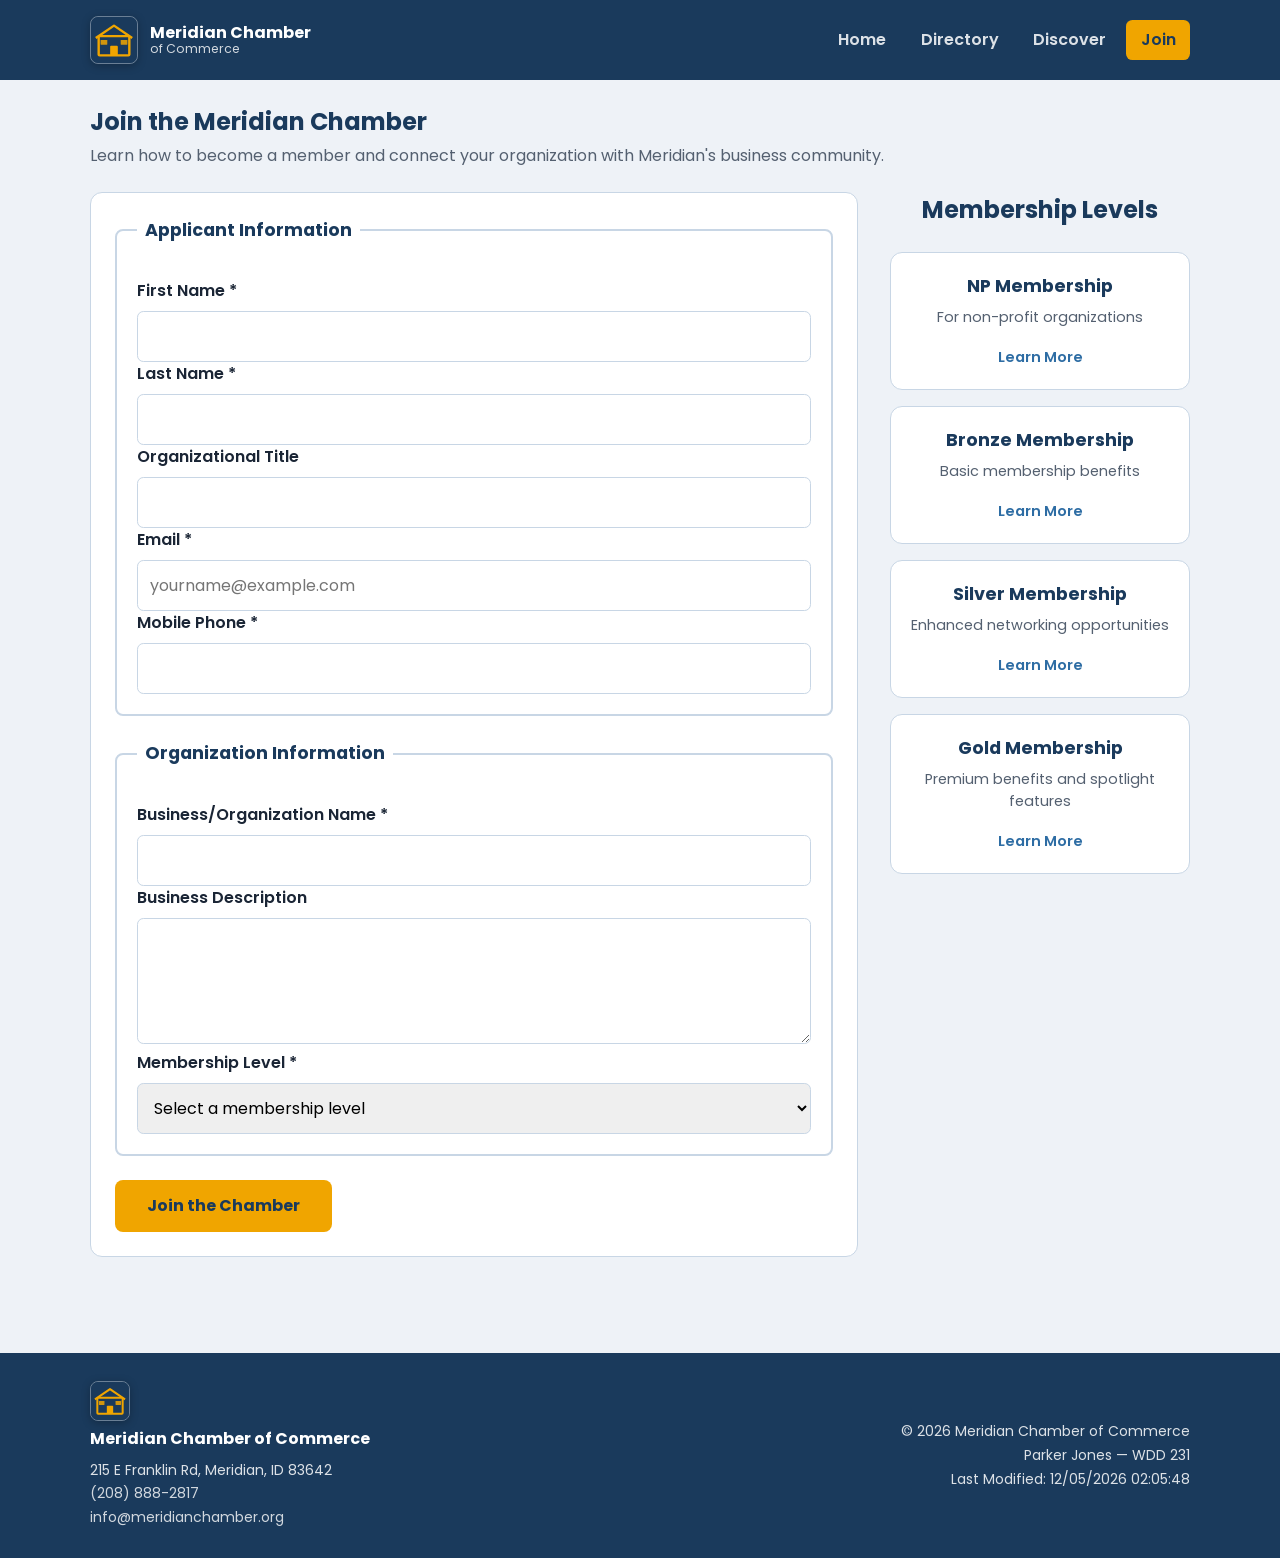
<file: chamber/join.html>
<!DOCTYPE html>
<html lang="en">
<head>
	<meta charset="UTF-8">
	<meta name="viewport" content="width=device-width, initial-scale=1.0">
	<meta name="description" content="Join the Meridian Chamber of Commerce and learn about membership opportunities and benefits.">
	<meta name="author" content="Parker Jones">

	<meta property="og:title" content="Join the Meridian Chamber of Commerce">
	<meta property="og:description" content="Apply for membership with the Meridian Chamber of Commerce. Discover different membership levels and benefits for your business.">
	<meta property="og:image" content="https://aparkerjones.github.io/wdd231/chamber/images/chamber-og.jpg">
	<meta property="og:url" content="https://aparkerjones.github.io/wdd231/chamber/join.html">

	<title>Join | Meridian Chamber of Commerce</title>
	<link rel="icon" href="images/chamber-logo.svg" type="image/svg+xml">
	<link rel="preconnect" href="https://fonts.googleapis.com">
	<link rel="preconnect" href="https://fonts.gstatic.com" crossorigin>
	<link href="https://fonts.googleapis.com/css2?family=Poppins:wght@400;600;700&display=swap" rel="stylesheet">
	<link rel="stylesheet" href="styles/normalize.css">
	<link rel="stylesheet" href="styles/small.css">
	<link rel="stylesheet" href="styles/larger.css">
	<script src="scripts/navigation.js" defer></script>
	<script src="scripts/date.js" defer></script>
	<script src="scripts/join.js" defer></script>
</head>
<body>
	<header>
		<div class="wrapper header-bar">
			<div class="brand">
				<img src="images/chamber-logo.svg" alt="Meridian Chamber of Commerce logo" width="48" height="48">
				<div class="brand-text">
					<span class="brand-name">Meridian Chamber</span>
					<span class="brand-sub">of Commerce</span>
				</div>
			</div>
			<button id="menuButton" aria-expanded="false" aria-controls="primaryNav" aria-label="Open site navigation">&#9776;</button>
			<nav aria-label="Primary navigation">
				<ul id="primaryNav">
					<li><a href="index.html">Home</a></li>
					<li><a href="directory.html">Directory</a></li>
					<li><a href="discover.html">Discover</a></li>
					<li><a href="join.html" class="active">Join</a></li>
				</ul>
			</nav>
		</div>
	</header>

	<main class="wrapper">
		<section class="directory-intro">
			<h1>Join the Meridian Chamber</h1>
			<p>Learn how to become a member and connect your organization with Meridian's business community.</p>
		</section>

		<section class="join-content">
			<div class="form-container">
				<form method="get" action="thankyou.html" class="membership-form">
					<fieldset>
						<legend>Applicant Information</legend>
						<label for="fname">First Name *</label>
						<input type="text" id="fname" name="fname" required autocomplete="given-name" title="First Name">

						<label for="lname">Last Name *</label>
						<input type="text" id="lname" name="lname" required autocomplete="family-name" title="Last Name">

						<label for="title">Organizational Title</label>
						<input type="text" id="title" name="title" autocomplete="organization-title" pattern="[a-zA-Z\s\-]{7,}" title="Title (minimum 7 characters, letters, spaces, and hyphens only)">

						<label for="email">Email *</label>
						<input type="email" id="email" name="email" required autocomplete="email" placeholder="yourname@example.com" title="Email Address">

						<label for="phone">Mobile Phone *</label>
						<input type="tel" id="phone" name="phone" required autocomplete="tel" title="Mobile Phone Number">
					</fieldset>

					<fieldset>
						<legend>Organization Information</legend>
						<label for="organization">Business/Organization Name *</label>
						<input type="text" id="organization" name="organization" required autocomplete="organization" title="Business or Organization Name">

						<label for="description">Business Description</label>
						<textarea id="description" name="description" rows="4" title="Business Description"></textarea>

						<label for="membership">Membership Level *</label>
						<select id="membership" name="membership" required title="Select Membership Level">
							<option value="">Select a membership level</option>
							<option value="np">NP Membership (Non-Profit) - No Fee</option>
							<option value="bronze">Bronze Membership</option>
							<option value="silver">Silver Membership</option>
							<option value="gold">Gold Membership</option>
						</select>
					</fieldset>

					<input type="hidden" id="timestamp" name="timestamp">

					<button type="submit" class="submit-button">Join the Chamber</button>
				</form>
			</div>

			<div class="membership-levels">
				<h2>Membership Levels</h2>
				<div class="levels-grid">
					<div class="level-card" data-level="np">
						<h3>NP Membership</h3>
						<p>For non-profit organizations</p>
						<a href="#" class="level-link" data-modal="modal-np">Learn More</a>
					</div>
					<div class="level-card" data-level="bronze">
						<h3>Bronze Membership</h3>
						<p>Basic membership benefits</p>
						<a href="#" class="level-link" data-modal="modal-bronze">Learn More</a>
					</div>
					<div class="level-card" data-level="silver">
						<h3>Silver Membership</h3>
						<p>Enhanced networking opportunities</p>
						<a href="#" class="level-link" data-modal="modal-silver">Learn More</a>
					</div>
					<div class="level-card" data-level="gold">
						<h3>Gold Membership</h3>
						<p>Premium benefits and spotlight features</p>
						<a href="#" class="level-link" data-modal="modal-gold">Learn More</a>
					</div>
				</div>
			</div>
		</section>

		<!-- Membership dialogs -->
		<dialog id="modal-np" class="modal" aria-labelledby="modal-np-title">
			<div class="modal-content">
				<button type="button" class="close" aria-label="Close dialog">&times;</button>
				<h2 id="modal-np-title">NP Membership - Non-Profit</h2>
				<p><strong>Cost:</strong> No Fee</p>
				<p>Perfect for non-profit organizations committed to community service. This membership provides access to networking events, community resources, and chamber advocacy efforts.</p>
				<h3>Benefits Include:</h3>
				<ul>
					<li>Access to monthly networking events</li>
					<li>Community resource directory</li>
					<li>Chamber advocacy and support</li>
					<li>Volunteer opportunities</li>
					<li>Basic member directory listing</li>
				</ul>
			</div>
		</dialog>

		<dialog id="modal-bronze" class="modal" aria-labelledby="modal-bronze-title">
			<div class="modal-content">
				<button type="button" class="close" aria-label="Close dialog">&times;</button>
				<h2 id="modal-bronze-title">Bronze Membership</h2>
				<p><strong>Cost:</strong> $150/year</p>
				<p>Essential membership for small businesses and startups looking to establish their presence in the community.</p>
				<h3>Benefits Include:</h3>
				<ul>
					<li>All NP membership benefits</li>
					<li>Business directory listing with logo</li>
					<li>Monthly newsletter</li>
					<li>Access to business workshops</li>
					<li>Ribbon cutting ceremony</li>
					<li>Basic website promotion</li>
				</ul>
			</div>
		</dialog>

		<dialog id="modal-silver" class="modal" aria-labelledby="modal-silver-title">
			<div class="modal-content">
				<button type="button" class="close" aria-label="Close dialog">&times;</button>
				<h2 id="modal-silver-title">Silver Membership</h2>
				<p><strong>Cost:</strong> $300/year</p>
				<p>Enhanced membership for growing businesses seeking greater visibility and networking opportunities.</p>
				<h3>Benefits Include:</h3>
				<ul>
					<li>All Bronze membership benefits</li>
					<li>Priority event registration</li>
					<li>Social media promotion</li>
					<li>Quarterly business spotlight</li>
					<li>Leadership development workshops</li>
					<li>Enhanced directory features</li>
					<li>Business referral network access</li>
				</ul>
			</div>
		</dialog>

		<dialog id="modal-gold" class="modal" aria-labelledby="modal-gold-title">
			<div class="modal-content">
				<button type="button" class="close" aria-label="Close dialog">&times;</button>
				<h2 id="modal-gold-title">Gold Membership</h2>
				<p><strong>Cost:</strong> $500/year</p>
				<p>Built for established businesses that want maximum visibility and a stronger voice in the chamber.</p>
				<h3>Benefits Include:</h3>
				<ul>
					<li>All Silver membership benefits</li>
					<li>Featured homepage spotlight</li>
					<li>Board of directors voting rights</li>
					<li>Annual business profile feature</li>
					<li>Exclusive executive networking events</li>
					<li>Complimentary event sponsorship opportunities</li>
					<li>Priority support and advocacy</li>
				</ul>
			</div>
		</dialog>
	</main>

	<footer>
		<div class="wrapper footer-content">
			<div class="footer-chamber">
				<img src="images/chamber-logo.svg" alt="Meridian Chamber of Commerce" width="40" height="40">
				<p class="footer-chamber-name">Meridian Chamber of Commerce</p>
				<address>
					<p>215 E Franklin Rd, Meridian, ID 83642</p>
					<p><a href="tel:+12088882817">(208) 888-2817</a></p>
					<p><a href="mailto:info@meridianchamber.org">info@meridianchamber.org</a></p>
				</address>
			</div>

			<div class="footer-meta">
				<p>&copy; <span id="currentyear"></span> Meridian Chamber of Commerce</p>
				<p>Parker Jones &mdash; WDD 231</p>
				<p id="lastModified"></p>
			</div>
		</div>
	</footer>
</body>
</html>
</file>
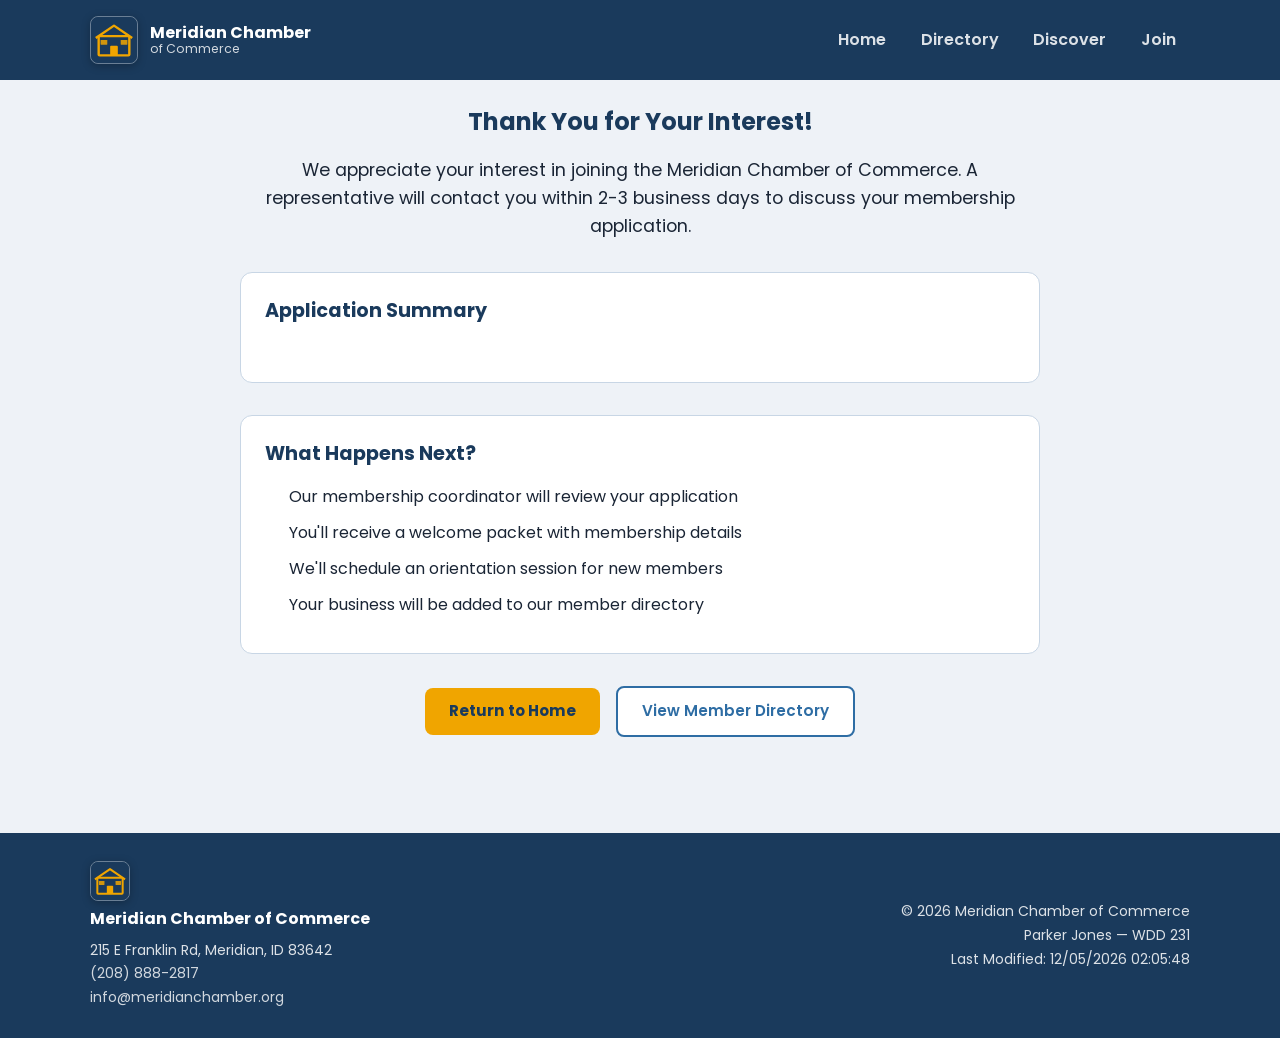
<file: chamber/thankyou.html>
<!DOCTYPE html>
<html lang="en">
<head>
	<meta charset="UTF-8">
	<meta name="viewport" content="width=device-width, initial-scale=1.0">
	<meta name="description" content="Thank you for your interest in joining the Meridian Chamber of Commerce.">
	<meta name="author" content="Parker Jones">
	<title>Thank You | Meridian Chamber of Commerce</title>
	<link rel="icon" href="images/chamber-logo.svg" type="image/svg+xml">
	<link rel="preconnect" href="https://fonts.googleapis.com">
	<link rel="preconnect" href="https://fonts.gstatic.com" crossorigin>
	<link href="https://fonts.googleapis.com/css2?family=Poppins:wght@400;600;700&display=swap" rel="stylesheet">
	<link rel="stylesheet" href="styles/normalize.css">
	<link rel="stylesheet" href="styles/small.css">
	<link rel="stylesheet" href="styles/larger.css">
	<script src="scripts/navigation.js" defer></script>
	<script src="scripts/date.js" defer></script>
	<script src="scripts/thankyou.js" defer></script>
</head>
<body>
	<header>
		<div class="wrapper header-bar">
			<div class="brand">
				<img src="images/chamber-logo.svg" alt="Meridian Chamber of Commerce logo" width="48" height="48">
				<div class="brand-text">
					<span class="brand-name">Meridian Chamber</span>
					<span class="brand-sub">of Commerce</span>
				</div>
			</div>
			<button id="menuButton" aria-expanded="false" aria-controls="primaryNav" aria-label="Open site navigation">&#9776;</button>
			<nav aria-label="Primary navigation">
				<ul id="primaryNav">
					<li><a href="index.html">Home</a></li>
					<li><a href="directory.html">Directory</a></li>
					<li><a href="discover.html">Discover</a></li>
					<li><a href="join.html">Join</a></li>
				</ul>
			</nav>
		</div>
	</header>

	<main class="wrapper">
		<section class="thankyou-content">
			<h1>Thank You for Your Interest!</h1>
			<p>We appreciate your interest in joining the Meridian Chamber of Commerce. A representative will contact you within 2-3 business days to discuss your membership application.</p>

			<div class="application-summary">
				<h2>Application Summary</h2>
				<div id="summary-content">
					<!-- Form data will be displayed here -->
				</div>
			</div>

			<div class="next-steps">
				<h2>What Happens Next?</h2>
				<ol>
					<li>Our membership coordinator will review your application</li>
					<li>You'll receive a welcome packet with membership details</li>
					<li>We'll schedule an orientation session for new members</li>
					<li>Your business will be added to our member directory</li>
				</ol>
			</div>

			<div class="thankyou-actions">
				<a href="index.html" class="cta-button">Return to Home</a>
				<a href="directory.html" class="secondary-button">View Member Directory</a>
			</div>
		</section>
	</main>

	<footer>
		<div class="wrapper footer-content">
			<div class="footer-chamber">
				<img src="images/chamber-logo.svg" alt="Meridian Chamber of Commerce" width="40" height="40">
				<p class="footer-chamber-name">Meridian Chamber of Commerce</p>
				<address>
					<p>215 E Franklin Rd, Meridian, ID 83642</p>
					<p><a href="tel:+12088882817">(208) 888-2817</a></p>
					<p><a href="mailto:info@meridianchamber.org">info@meridianchamber.org</a></p>
				</address>
			</div>

			<div class="footer-meta">
				<p>&copy; <span id="currentyear"></span> Meridian Chamber of Commerce</p>
				<p>Parker Jones &mdash; WDD 231</p>
				<p id="lastModified"></p>
			</div>
		</div>
	</footer>
</body>
</html>
</file>
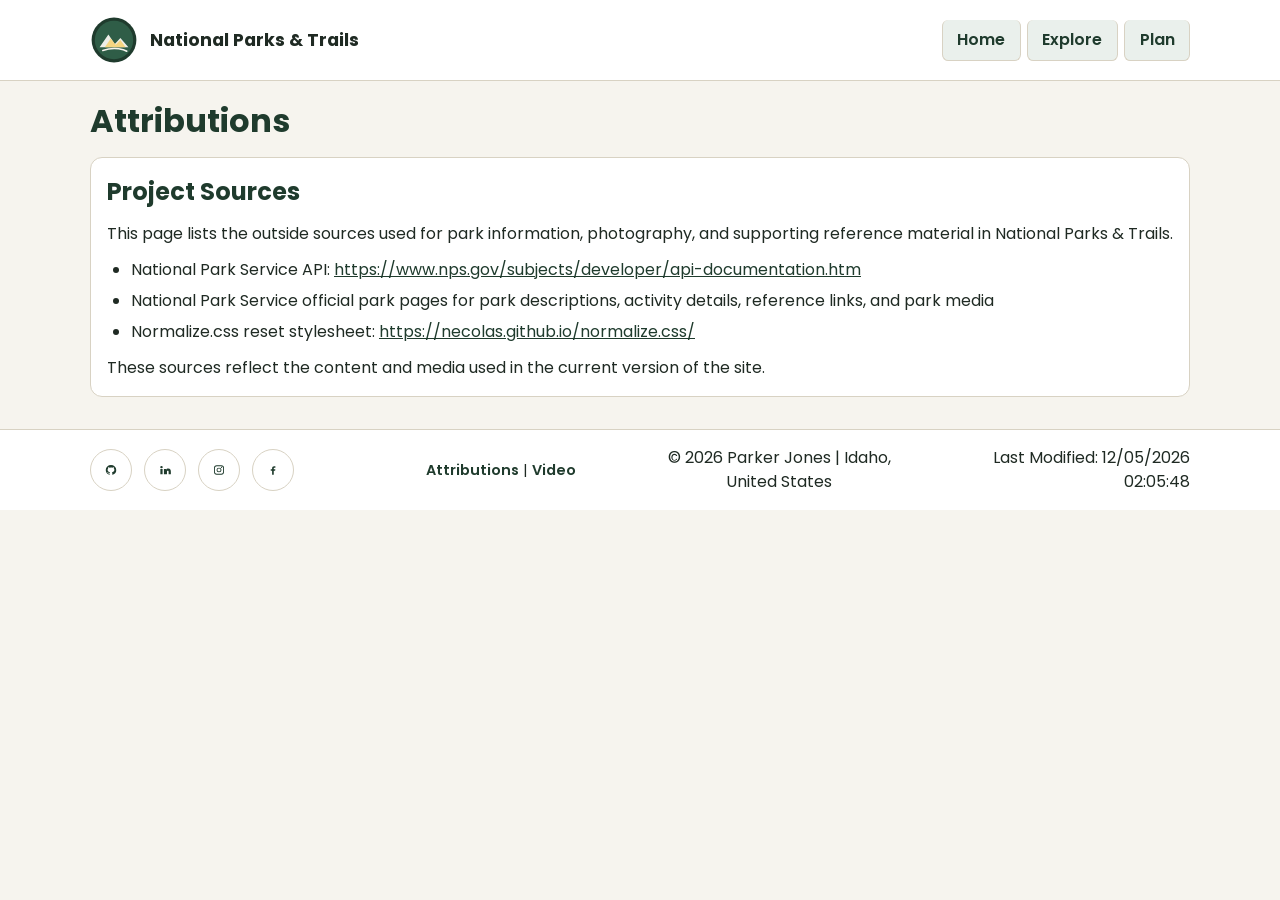
<file: final/attributions.html>
<!DOCTYPE html>
<html lang="en">
<head>
    <meta charset="UTF-8">
    <meta name="viewport" content="width=device-width, initial-scale=1.0">
    <meta name="description" content="Review the content, data, and media sources used to build the National Parks & Trails final project.">
    <meta name="author" content="Parker Jones">
    <meta property="og:title" content="National Parks & Trails Source Attributions">
    <meta property="og:description" content="See the source credits and reference links used for the National Parks & Trails project content and media.">
    <meta property="og:image" content="https://aparkerjones.github.io/wdd231/final/images/profile.jpg">
    <meta property="og:url" content="https://aparkerjones.github.io/wdd231/final/attributions.html">
    <title>National Parks & Trails | Attributions</title>
    <link rel="icon" href="images/lightning.ico" type="image/x-icon">
    <link rel="preconnect" href="https://fonts.googleapis.com">
    <link rel="preconnect" href="https://fonts.gstatic.com" crossorigin>
    <link href="https://fonts.googleapis.com/css2?family=Poppins:wght@400;600;700&display=swap" rel="stylesheet">
    <link rel="stylesheet" href="styles/normalize.css">
    <link rel="stylesheet" href="styles/final.css">
    <script src="scripts/navigation.js" defer></script>
    <script src="scripts/date.js" defer></script>
</head>
<body>
    <header>
        <div class="wrapper header-bar">
            <div class="brand">
                <a href="index.html" aria-label="Go to home page">
                    <img src="images/site-logo.svg" alt="Site logo" width="48" height="48">
                </a>
                <span>National Parks &amp; Trails</span>
            </div>
            <button id="menuButton" aria-expanded="false" aria-controls="primaryNav" aria-label="Open site navigation">☰</button>
            <nav aria-label="Primary navigation">
                <ul id="primaryNav">
                    <li><a href="index.html">Home</a></li>
                    <li><a href="explore.html">Explore</a></li>
                    <li><a href="plan.html">Plan</a></li>
                </ul>
            </nav>
        </div>
    </header>

    <main class="wrapper">
        <h1>Attributions</h1>

        <section class="content-card attributions-card">
            <h2>Project Sources</h2>
            <p>This page lists the outside sources used for park information, photography, and supporting reference material in National Parks &amp; Trails.</p>
            <ul>
                <li>National Park Service API: <a href="https://www.nps.gov/subjects/developer/api-documentation.htm">https://www.nps.gov/subjects/developer/api-documentation.htm</a></li>
                <li>National Park Service official park pages for park descriptions, activity details, reference links, and park media</li>
                <li>Normalize.css reset stylesheet: <a href="https://necolas.github.io/normalize.css/">https://necolas.github.io/normalize.css/</a></li>
            </ul>
            <p>These sources reflect the content and media used in the current version of the site.</p>
        </section>
    </main>

    <footer>
        <div class="wrapper footer-content">
            <nav class="social-links" aria-label="My social links">
                <a href="https://github.com/aparkerjones/wdd231" target="_blank" rel="noopener noreferrer" aria-label="Visit my GitHub page">
                    <img src="images/icon-github.svg" alt="GitHub icon" width="24" height="24">
                </a>
                <a href="https://www.linkedin.com/in/a-parker-jones/" target="_blank" rel="noopener noreferrer" aria-label="Visit my LinkedIn profile">
                    <img src="images/icon-linkedin.svg" alt="LinkedIn icon" width="24" height="24">
                </a>
                <a href="https://www.instagram.com/aparkerj/" target="_blank" rel="noopener noreferrer" aria-label="Visit my Instagram profile">
                    <img src="images/icon-instagram.svg" alt="Instagram icon" width="24" height="24">
                </a>
                <a href="https://www.facebook.com/parker.jones.376/" target="_blank" rel="noopener noreferrer" aria-label="Visit my Facebook profile">
                    <img src="images/icon-facebook.svg" alt="Facebook icon" width="24" height="24">
                </a>
            </nav>

            <p class="footer-links">
                <a href="attributions.html">Attributions</a> |
                <a href="https://youtu.be/oZcQWNIdvBk" target="_blank" rel="noopener noreferrer">Video</a>
            </p>

            <p>&copy; <span id="currentyear"></span> Parker Jones | Idaho, United States</p>

            <p id="lastModified"></p>
        </div>
    </footer>
</body>
</html>
</file>
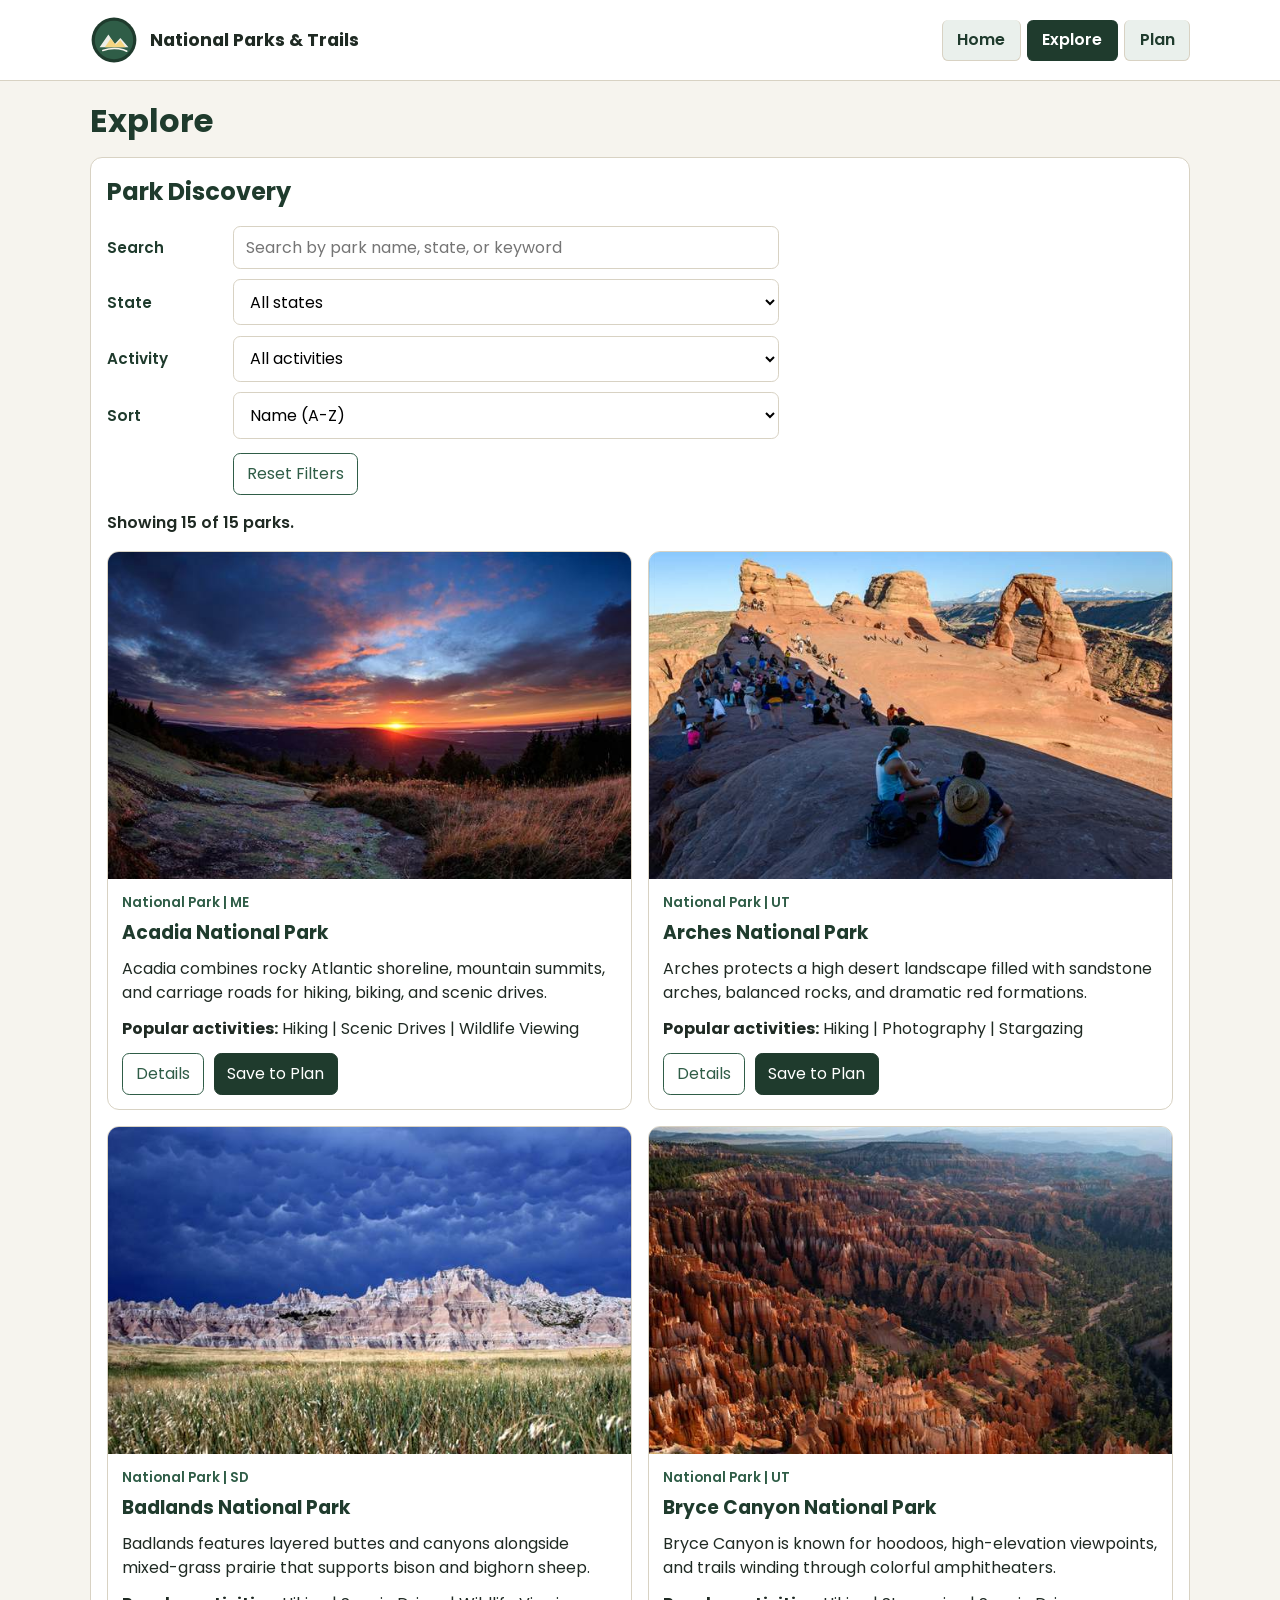
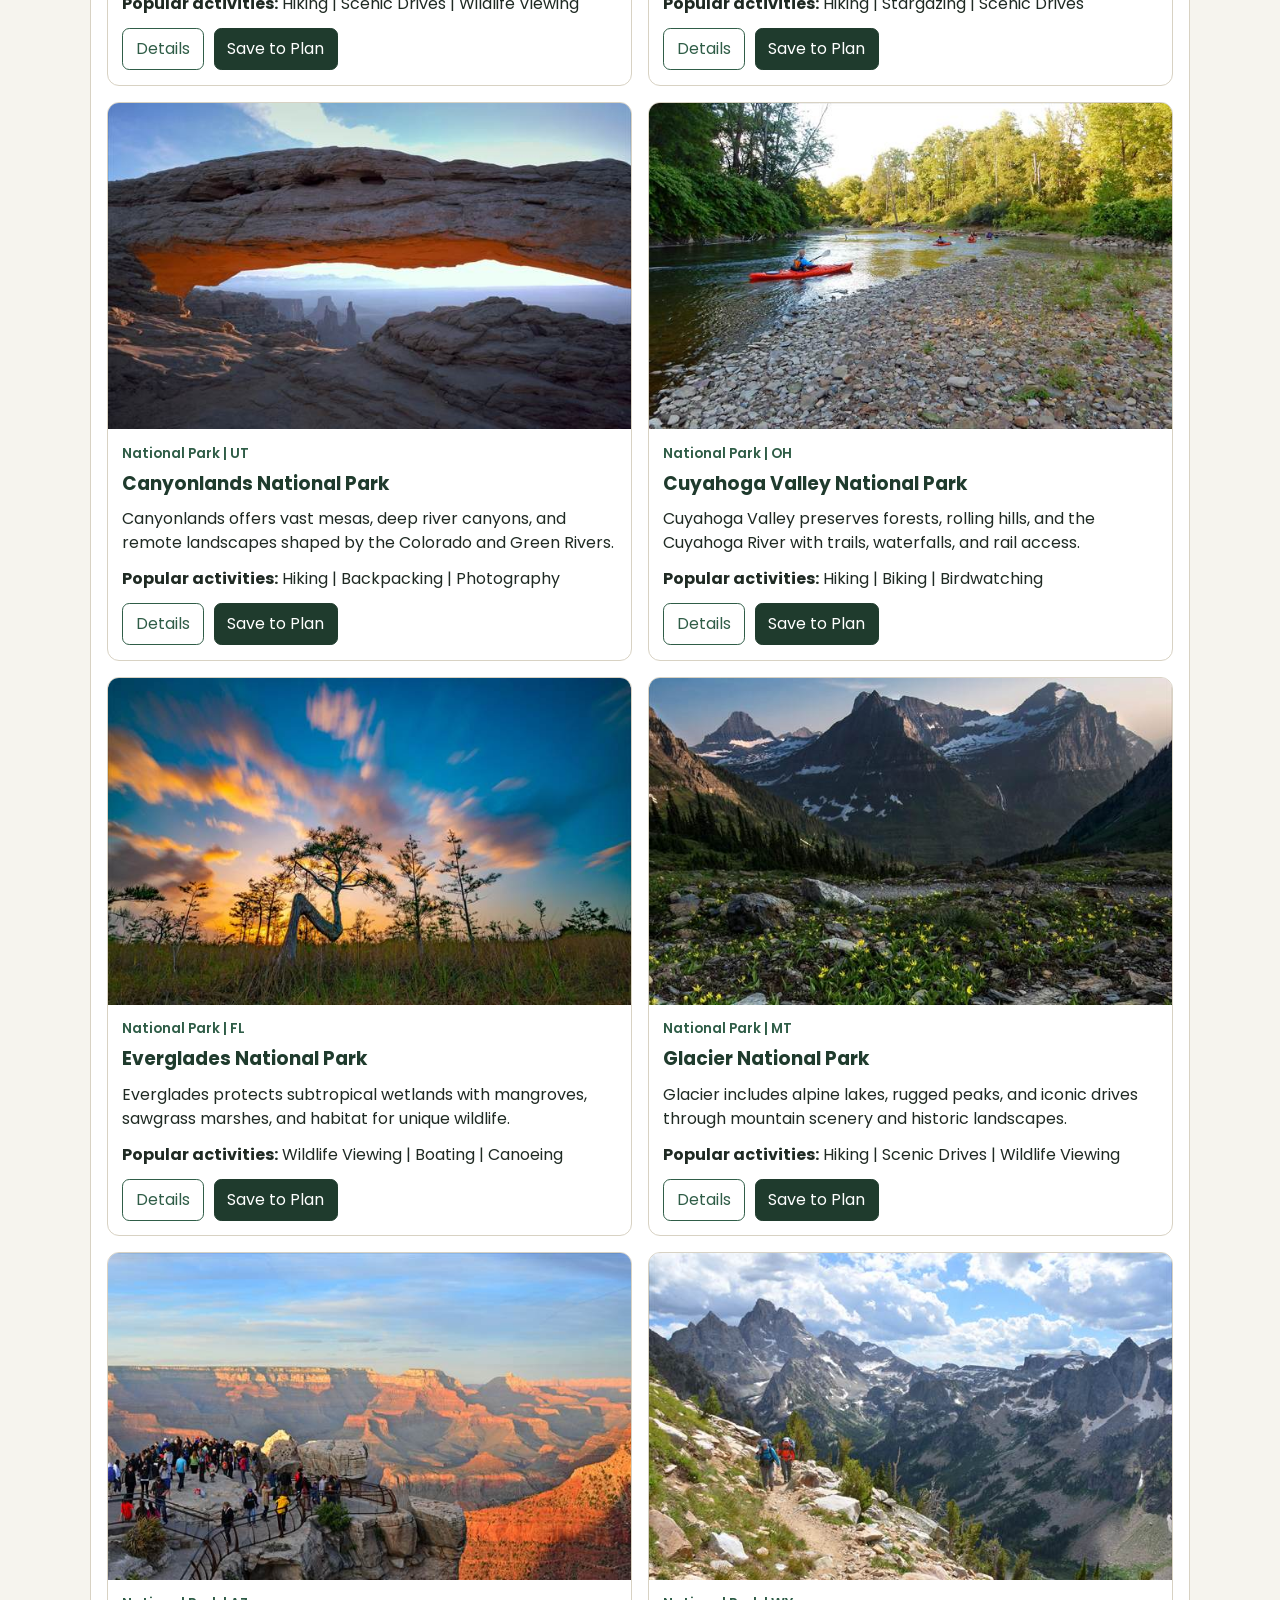
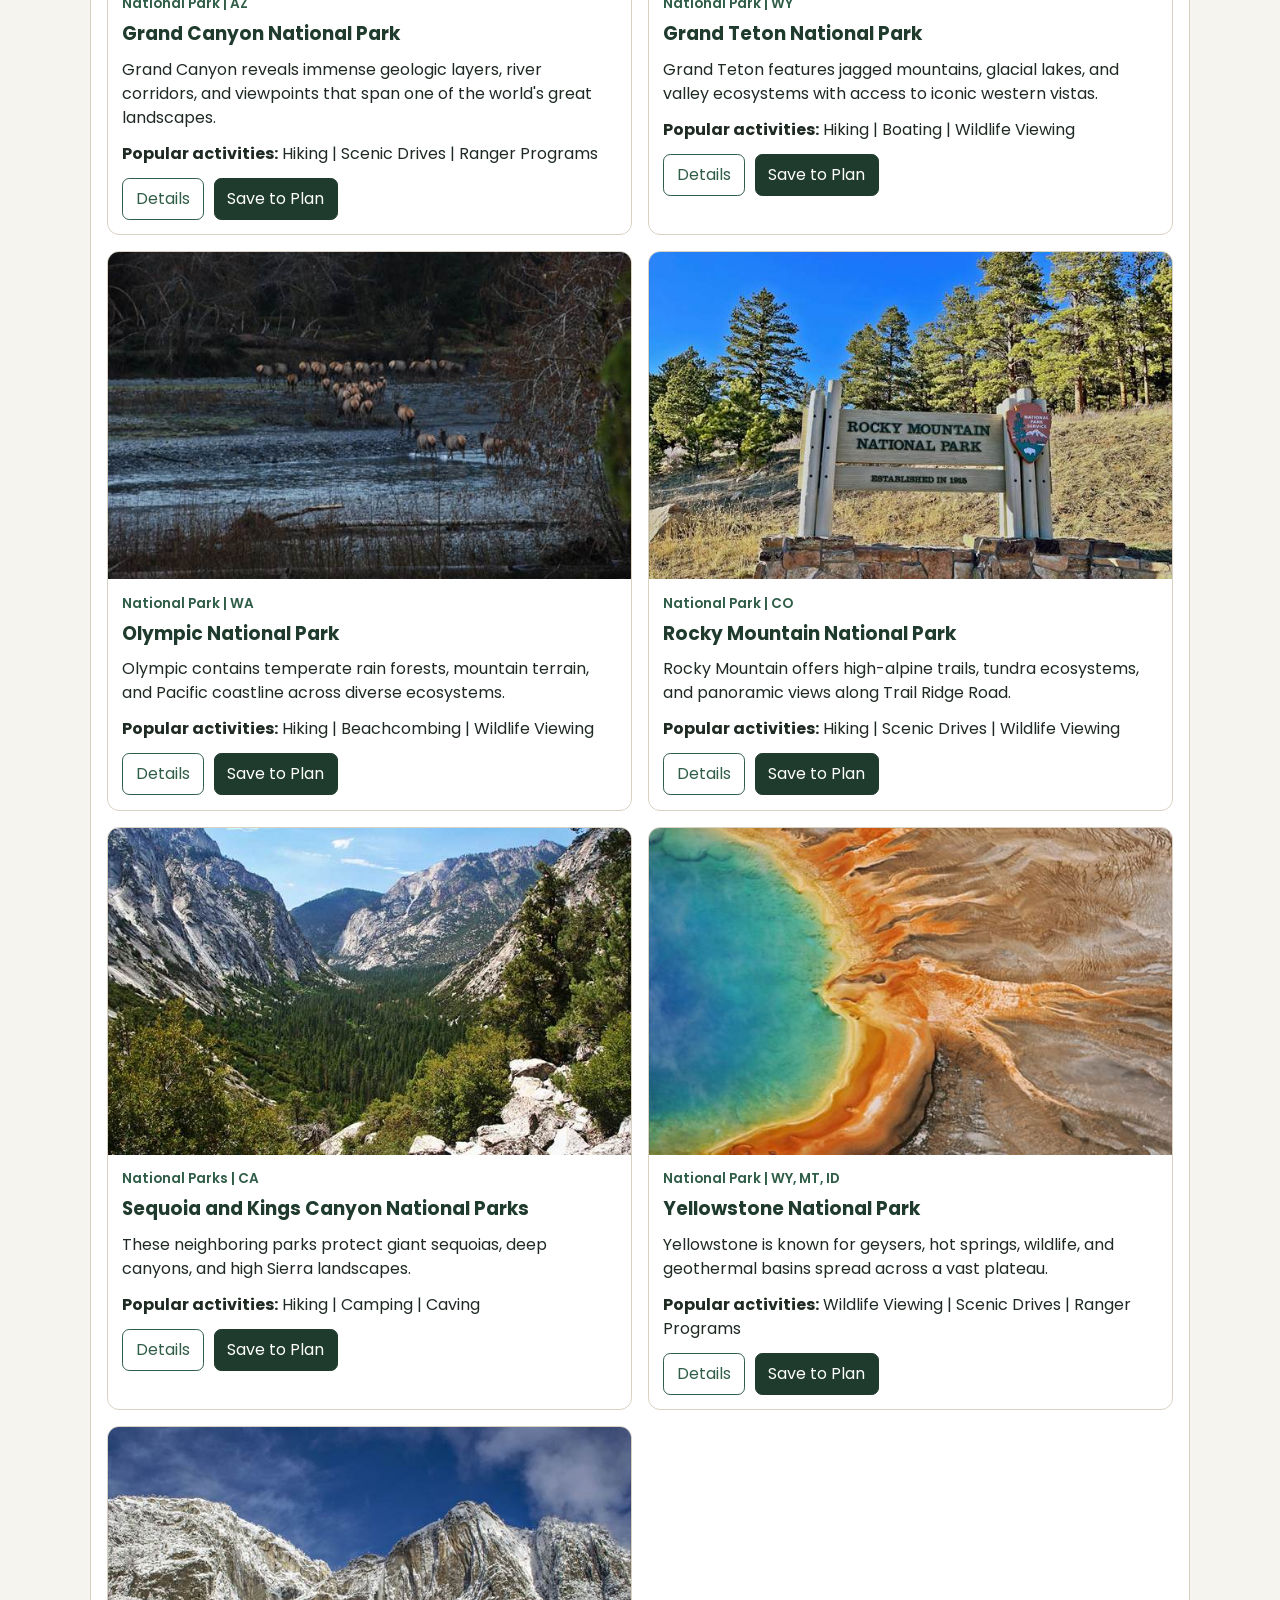
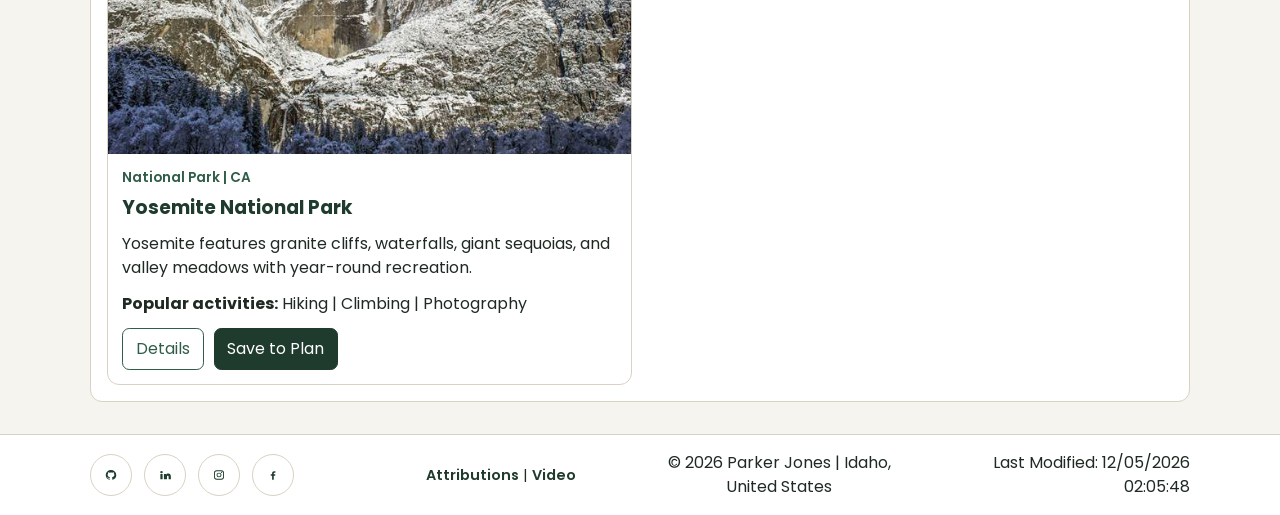
<file: final/explore.html>
<!DOCTYPE html>
<html lang="en">
<head>
    <meta charset="UTF-8">
    <meta name="viewport" content="width=device-width, initial-scale=1.0">
    <meta name="description" content="Browse U.S. national parks, filter by state and activity, and discover your next trail destination.">
    <meta name="author" content="Parker Jones">
    <meta property="og:title" content="Explore U.S. National Parks by State and Activity">
    <meta property="og:description" content="Browse and filter national park data to find your next adventure.">
    <meta property="og:image" content="https://aparkerjones.github.io/wdd231/final/images/profile.jpg">
    <meta property="og:url" content="https://aparkerjones.github.io/wdd231/final/explore.html">
    <title>National Parks & Trails | Explore</title>
    <link rel="icon" href="images/lightning.ico" type="image/x-icon">
    <link rel="preconnect" href="https://fonts.googleapis.com">
    <link rel="preconnect" href="https://fonts.gstatic.com" crossorigin>
    <link href="https://fonts.googleapis.com/css2?family=Poppins:wght@400;600;700&display=swap" rel="stylesheet">
    <link rel="stylesheet" href="styles/normalize.css">
    <link rel="stylesheet" href="styles/final.css">
    <script src="scripts/navigation.js" defer></script>
    <script src="scripts/date.js" defer></script>
    <script src="./scripts/explore.js" type="module"></script>
</head>
<body>
    <header>
        <div class="wrapper header-bar">
            <div class="brand">
                <a href="index.html" aria-label="Go to home page">
                    <img src="images/site-logo.svg" alt="Site logo" width="48" height="48">
                </a>
                <span>National Parks &amp; Trails</span>
            </div>
            <button id="menuButton" aria-expanded="false" aria-controls="primaryNav" aria-label="Open site navigation">☰</button>
            <nav aria-label="Primary navigation">
                <ul id="primaryNav">
                    <li><a href="index.html">Home</a></li>
                    <li><a href="explore.html" class="active">Explore</a></li>
                    <li><a href="plan.html">Plan</a></li>
                </ul>
            </nav>
        </div>
    </header>

    <main class="wrapper">
        <h1>Explore</h1>
        <section>
            <h2>Park Discovery</h2>
            <p id="dataStatus" class="sr-only" aria-live="polite">Loading parks.</p>

            <form class="explore-controls" aria-label="Park filter controls">
                <label for="parkSearch">Search</label>
                <input id="parkSearch" name="parkSearch" type="search" placeholder="Search by park name, state, or keyword">

                <label for="stateFilter">State</label>
                <select id="stateFilter" name="stateFilter">
                    <option value="all">All states</option>
                </select>

                <label for="activityFilter">Activity</label>
                <select id="activityFilter" name="activityFilter">
                    <option value="all">All activities</option>
                </select>

                <label for="sortFilter">Sort</label>
                <select id="sortFilter" name="sortFilter">
                    <option value="name">Name (A-Z)</option>
                    <option value="state">State (A-Z)</option>
                </select>

                <button id="resetFilters" type="button" class="site-action site-action-outline">Reset Filters</button>
            </form>

            <p id="resultsSummary" class="results-summary" aria-live="polite">Showing 0 parks.</p>

            <div id="parksContainer" class="parks-grid"></div>
        </section>
    </main>

    <dialog id="parkDetailsDialog" aria-labelledby="detailTitle" aria-modal="true">
        <article class="modal-content">
            <h2 id="detailTitle">Park Details</h2>
            <p id="detailMeta" class="park-card-meta"></p>
            <p id="detailDescription"></p>
            <p><strong>Activities:</strong> <span id="detailActivities"></span></p>
            <p><a id="detailWebsite" href="#" target="_blank" rel="noopener noreferrer">Visit official park page</a></p>
            <button id="closeDialog" type="button" class="site-action site-action-solid">Close</button>
        </article>
    </dialog>

    <footer>
        <div class="wrapper footer-content">
            <nav class="social-links" aria-label="My social links">
                <a href="https://github.com/aparkerjones/wdd231" target="_blank" rel="noopener noreferrer" aria-label="Visit my GitHub page">
                    <img src="images/icon-github.svg" alt="GitHub icon" width="24" height="24">
                </a>
                <a href="https://www.linkedin.com/in/a-parker-jones/" target="_blank" rel="noopener noreferrer" aria-label="Visit my LinkedIn profile">
                    <img src="images/icon-linkedin.svg" alt="LinkedIn icon" width="24" height="24">
                </a>
                <a href="https://www.instagram.com/aparkerj/" target="_blank" rel="noopener noreferrer" aria-label="Visit my Instagram profile">
                    <img src="images/icon-instagram.svg" alt="Instagram icon" width="24" height="24">
                </a>
                <a href="https://www.facebook.com/parker.jones.376/" target="_blank" rel="noopener noreferrer" aria-label="Visit my Facebook profile">
                    <img src="images/icon-facebook.svg" alt="Facebook icon" width="24" height="24">
                </a>
            </nav>

            <p class="footer-links">
                <a href="attributions.html">Attributions</a> |
                <a href="https://youtu.be/oZcQWNIdvBk" target="_blank" rel="noopener noreferrer">Video</a>
            </p>

            <p>&copy; <span id="currentyear"></span> Parker Jones | Idaho, United States</p>

            <p id="lastModified"></p>
        </div>
    </footer>
</body>
</html>
</file>
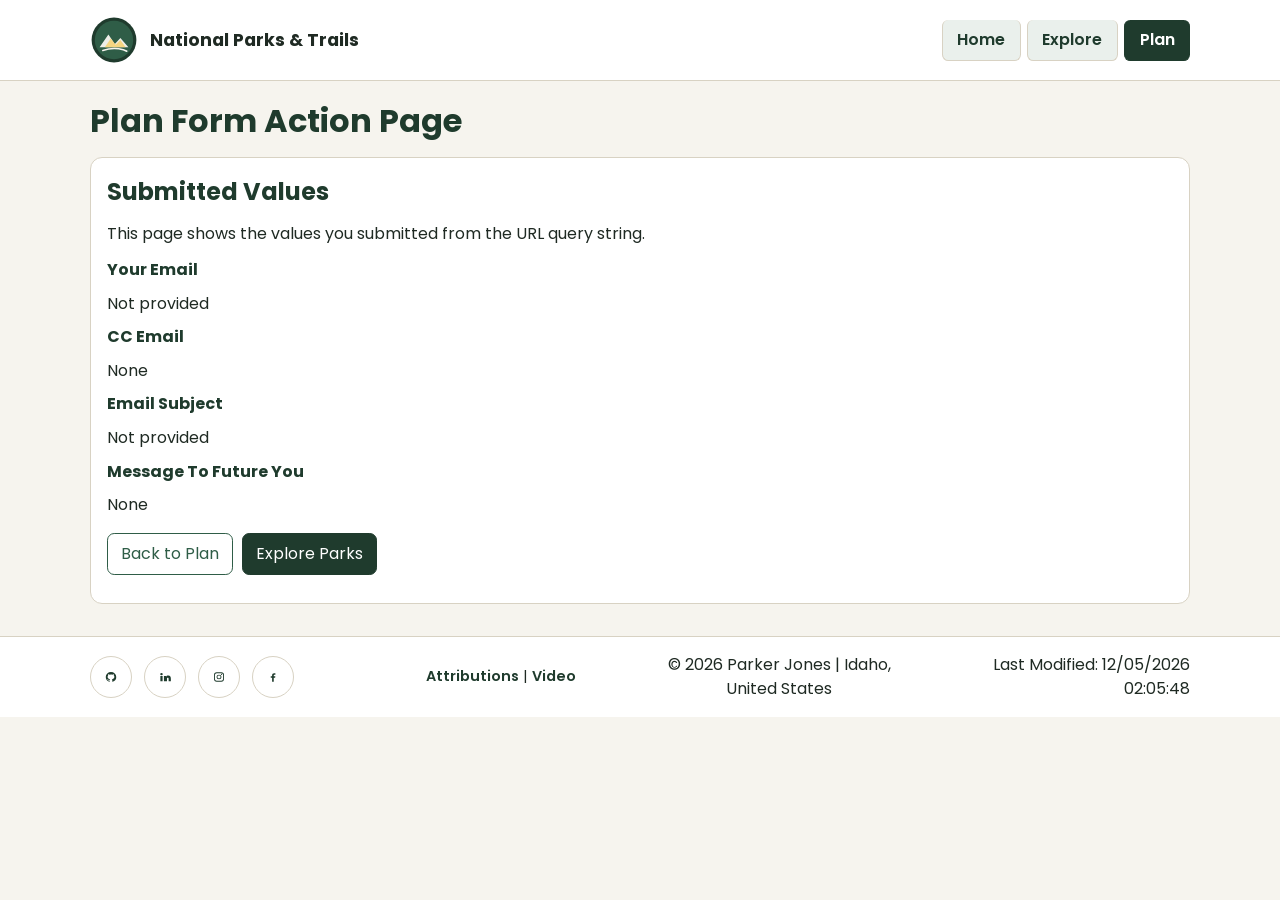
<file: final/plan-confirmation.html>
<!DOCTYPE html>
<html lang="en">
<head>
    <meta charset="UTF-8">
    <meta name="viewport" content="width=device-width, initial-scale=1.0">
    <meta name="description" content="Form action page showing submitted plan email values from URL Search Params.">
    <meta name="author" content="Parker Jones">
    <meta property="og:title" content="National Parks & Trails | Plan Confirmation">
    <meta property="og:description" content="Submitted plan email values displayed using URL Search Params.">
    <meta property="og:image" content="https://aparkerjones.github.io/wdd231/final/images/profile.jpg">
    <meta property="og:url" content="https://aparkerjones.github.io/wdd231/final/plan-confirmation.html">
    <title>National Parks & Trails | Plan Confirmation</title>
    <link rel="icon" href="images/lightning.ico" type="image/x-icon">
    <link rel="preconnect" href="https://fonts.googleapis.com">
    <link rel="preconnect" href="https://fonts.gstatic.com" crossorigin>
    <link href="https://fonts.googleapis.com/css2?family=Poppins:wght@400;600;700&display=swap" rel="stylesheet">
    <link rel="stylesheet" href="styles/normalize.css">
    <link rel="stylesheet" href="styles/final.css">
    <script src="scripts/navigation.js" defer></script>
    <script src="scripts/date.js" defer></script>
    <script src="scripts/plan-confirmation.js" defer></script>
</head>
<body>
    <header>
        <div class="wrapper header-bar">
            <div class="brand">
                <a href="index.html" aria-label="Go to home page">
                    <img src="images/site-logo.svg" alt="Site logo" width="48" height="48">
                </a>
                <span>National Parks &amp; Trails</span>
            </div>
            <button id="menuButton" aria-expanded="false" aria-controls="primaryNav" aria-label="Open site navigation">☰</button>
            <nav aria-label="Primary navigation">
                <ul id="primaryNav">
                    <li><a href="index.html">Home</a></li>
                    <li><a href="explore.html">Explore</a></li>
                    <li><a href="plan.html" class="active">Plan</a></li>
                </ul>
            </nav>
        </div>
    </header>

    <main class="wrapper">
        <h1>Plan Form Action Page</h1>
        <section class="content-card">
            <h2>Submitted Values</h2>
            <p>This page shows the values you submitted from the URL query string.</p>
            <dl class="confirmation-list">
                <dt>Your Email</dt>
                <dd id="confirmRecipientEmail">Not provided</dd>

                <dt>CC Email</dt>
                <dd id="confirmCcEmail">None</dd>

                <dt>Email Subject</dt>
                <dd id="confirmSubject">Not provided</dd>

                <dt>Message To Future You</dt>
                <dd id="confirmNotes">None</dd>
            </dl>
            <div class="plan-actions">
                <a class="site-action site-action-outline" href="plan.html">Back to Plan</a>
                <a class="site-action site-action-solid" href="explore.html">Explore Parks</a>
            </div>
        </section>
    </main>

    <footer>
        <div class="wrapper footer-content">
            <nav class="social-links" aria-label="My social links">
                <a href="https://github.com/aparkerjones/" target="_blank" rel="noopener noreferrer" aria-label="Visit my GitHub page">
                    <img src="images/icon-github.svg" alt="GitHub icon" width="24" height="24">
                </a>
                <a href="https://www.linkedin.com/in/a-parker-jones/" target="_blank" rel="noopener noreferrer" aria-label="Visit my LinkedIn profile">
                    <img src="images/icon-linkedin.svg" alt="LinkedIn icon" width="24" height="24">
                </a>
                <a href="https://www.instagram.com/" target="_blank" rel="noopener noreferrer" aria-label="Visit my Instagram profile">
                    <img src="images/icon-instagram.svg" alt="Instagram icon" width="24" height="24">
                </a>
                <a href="https://www.facebook.com/" target="_blank" rel="noopener noreferrer" aria-label="Visit my Facebook profile">
                    <img src="images/icon-facebook.svg" alt="Facebook icon" width="24" height="24">
                </a>
            </nav>

            <p class="footer-links">
                <a href="attributions.html">Attributions</a> |
                <a href="https://youtu.be/oZcQWNIdvBk" target="_blank" rel="noopener noreferrer">Video</a>
            </p>

            <p>&copy; <span id="currentyear"></span> Parker Jones | Idaho, United States</p>

            <p id="lastModified"></p>
        </div>
    </footer>
</body>
</html>
</file>
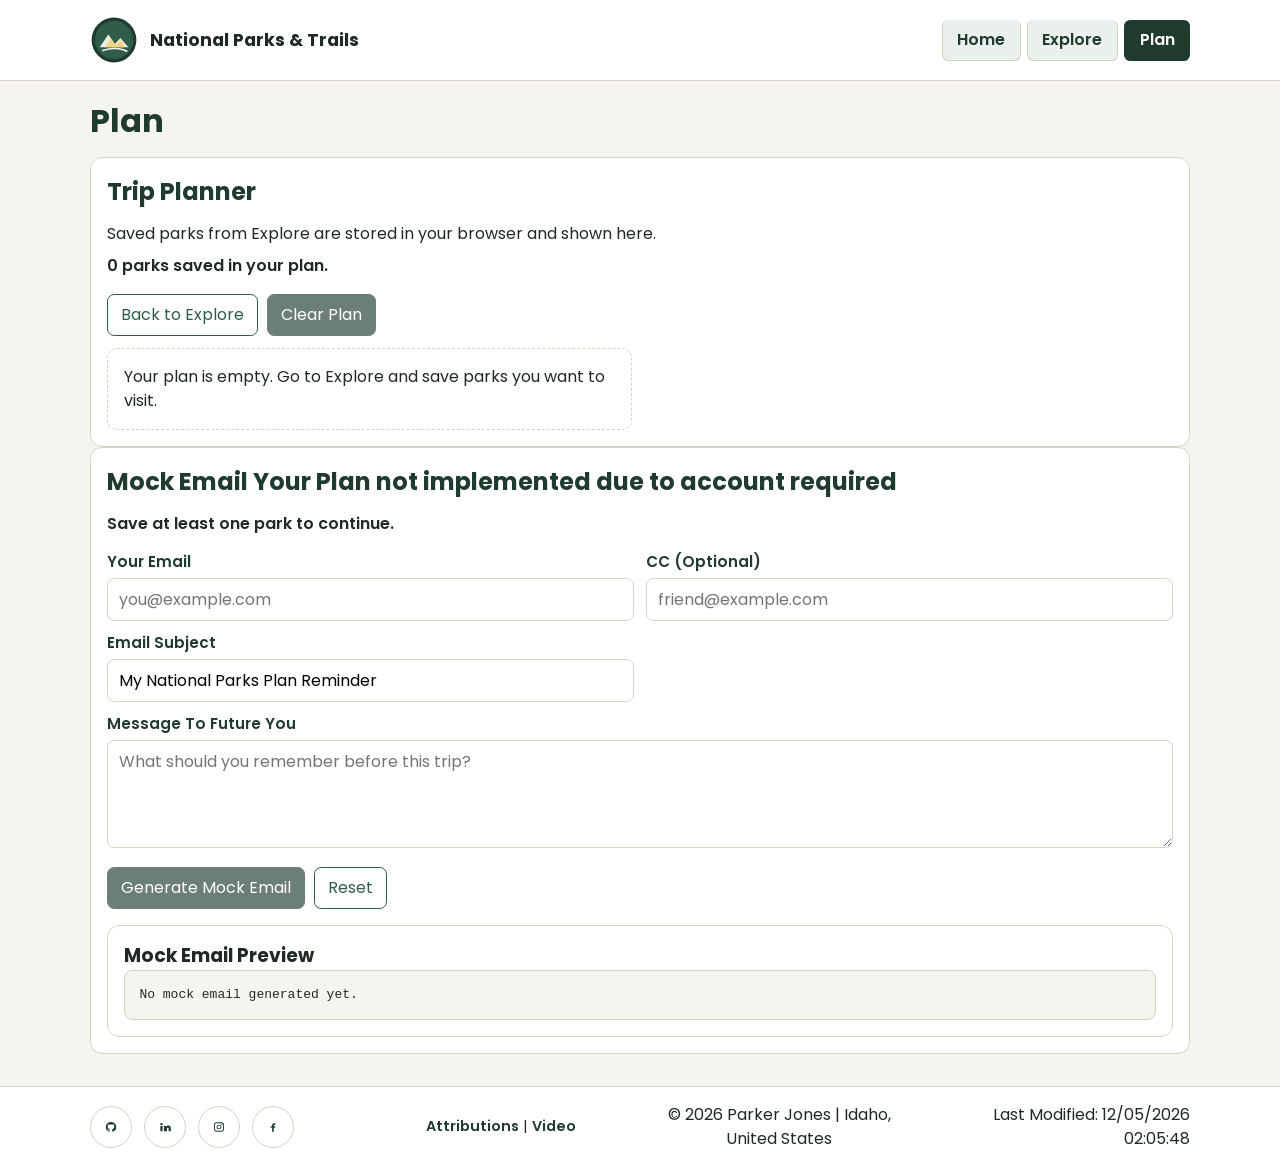
<file: final/plan.html>
<!DOCTYPE html>
<html lang="en">
<head>
    <meta charset="UTF-8">
    <meta name="viewport" content="width=device-width, initial-scale=1.0">
    <meta name="description" content="Save favorite parks and organize trip details for your next national parks adventure.">
    <meta name="author" content="Parker Jones">
    <meta property="og:title" content="Build Your National Parks Trip Plan">
    <meta property="og:description" content="Build a simple saved plan of parks you want to visit.">
    <meta property="og:image" content="https://aparkerjones.github.io/wdd231/final/images/profile.jpg">
    <meta property="og:url" content="https://aparkerjones.github.io/wdd231/final/plan.html">
    <title>National Parks & Trails | Plan</title>
    <link rel="icon" href="images/lightning.ico" type="image/x-icon">
    <link rel="preconnect" href="https://fonts.googleapis.com">
    <link rel="preconnect" href="https://fonts.gstatic.com" crossorigin>
    <link href="https://fonts.googleapis.com/css2?family=Poppins:wght@400;600;700&display=swap" rel="stylesheet">
    <link rel="stylesheet" href="styles/normalize.css">
    <link rel="stylesheet" href="styles/final.css">
    <script src="scripts/navigation.js" defer></script>
    <script src="scripts/date.js" defer></script>
    <script src="./scripts/plan.js" type="module"></script>
</head>
<body>
    <header>
        <div class="wrapper header-bar">
            <div class="brand">
                <a href="index.html" aria-label="Go to home page">
                    <img src="images/site-logo.svg" alt="Site logo" width="48" height="48">
                </a>
                <span>National Parks &amp; Trails</span>
            </div>
            <button id="menuButton" aria-expanded="false" aria-controls="primaryNav" aria-label="Open site navigation">☰</button>
            <nav aria-label="Primary navigation">
                <ul id="primaryNav">
                    <li><a href="index.html">Home</a></li>
                    <li><a href="explore.html">Explore</a></li>
                    <li><a href="plan.html" class="active">Plan</a></li>
                </ul>
            </nav>
        </div>
    </header>

    <main class="wrapper">
        <h1>Plan</h1>
        <section>
            <h2>Trip Planner</h2>
            <p>Saved parks from Explore are stored in your browser and shown here.</p>
            <p id="planSummary" class="results-summary" aria-live="polite">0 parks saved in your plan.</p>

            <div class="plan-actions">
                <a href="explore.html" class="site-action site-action-outline">Back to Explore</a>
                <button id="clearPlan" type="button" class="site-action site-action-solid">Clear Plan</button>
            </div>

            <div id="plannedParks" class="parks-grid"></div>
        </section>

        <section>
            <h2>Mock Email Your Plan not implemented due to account required</h2>
            <p id="emailStatus" class="results-summary" aria-live="polite"></p>

            <form id="emailPlanForm" class="form-grid">
                <div>
                    <label for="recipientEmail">Your Email</label>
                    <input id="recipientEmail" name="recipientEmail" type="email" autocomplete="email" placeholder="you@example.com" required>
                </div>
                <div>
                    <label for="ccEmail">CC (Optional)</label>
                    <input id="ccEmail" name="ccEmail" type="email" autocomplete="email" placeholder="friend@example.com">
                </div>
                <div>
                    <label for="emailSubject">Email Subject</label>
                    <input id="emailSubject" name="emailSubject" type="text" value="My National Parks Plan Reminder" required>
                </div>
                <div class="full-width">
                    <label for="notes">Message To Future You</label>
                    <textarea id="notes" name="notes" rows="4" placeholder="What should you remember before this trip?"></textarea>
                </div>
                <div class="form-actions full-width">
                    <button id="emailPlanButton" type="submit" class="site-action site-action-solid">Generate Mock Email</button>
                    <button type="reset" class="site-action site-action-outline">Reset</button>
                </div>
            </form>

            <article class="content-card email-preview-card" aria-live="polite">
                <h3>Mock Email Preview</h3>
                <pre id="mockEmailPreview" class="email-preview">No mock email generated yet.</pre>
            </article>
        </section>
    </main>

    <footer>
        <div class="wrapper footer-content">
            <nav class="social-links" aria-label="My social links">
                <a href="https://github.com/aparkerjones/" target="_blank" rel="noopener noreferrer" aria-label="Visit my GitHub page">
                    <img src="images/icon-github.svg" alt="GitHub icon" width="24" height="24">
                </a>
                <a href="https://www.linkedin.com/in/a-parker-jones/" target="_blank" rel="noopener noreferrer" aria-label="Visit my LinkedIn profile">
                    <img src="images/icon-linkedin.svg" alt="LinkedIn icon" width="24" height="24">
                </a>
                <a href="https://www.instagram.com/" target="_blank" rel="noopener noreferrer" aria-label="Visit my Instagram profile">
                    <img src="images/icon-instagram.svg" alt="Instagram icon" width="24" height="24">
                </a>
                <a href="https://www.facebook.com//" target="_blank" rel="noopener noreferrer" aria-label="Visit my Facebook profile">
                    <img src="images/icon-facebook.svg" alt="Facebook icon" width="24" height="24">
                </a>
            </nav>

            <p class="footer-links">
                <a href="attributions.html">Attributions</a> |
                <a href="https://www.youtube.com/watch?v=my-national-parks-demo" target="_blank" rel="noopener noreferrer">Video</a>
            </p>

            <p>&copy; <span id="currentyear"></span> Parker Jones | Idaho, United States</p>

            <p id="lastModified"></p>
        </div>
    </footer>
</body>
</html>
</file>
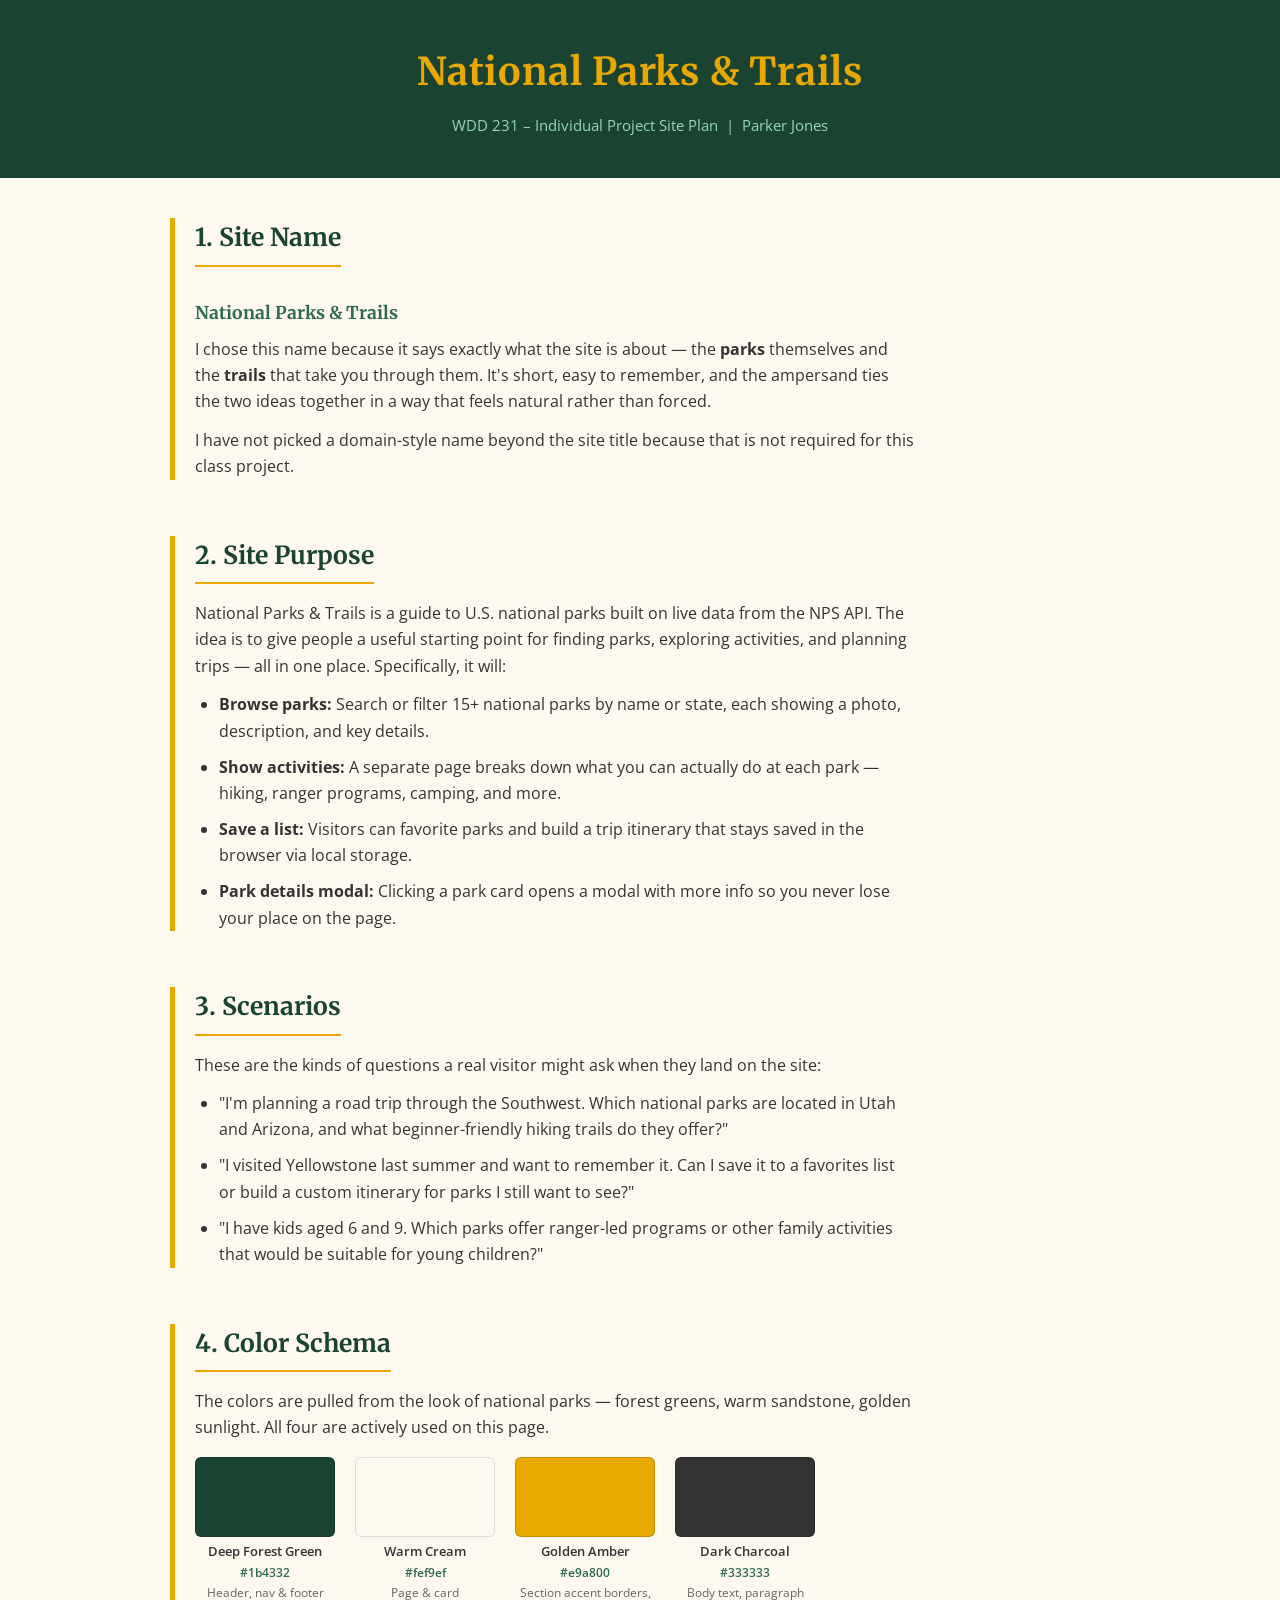
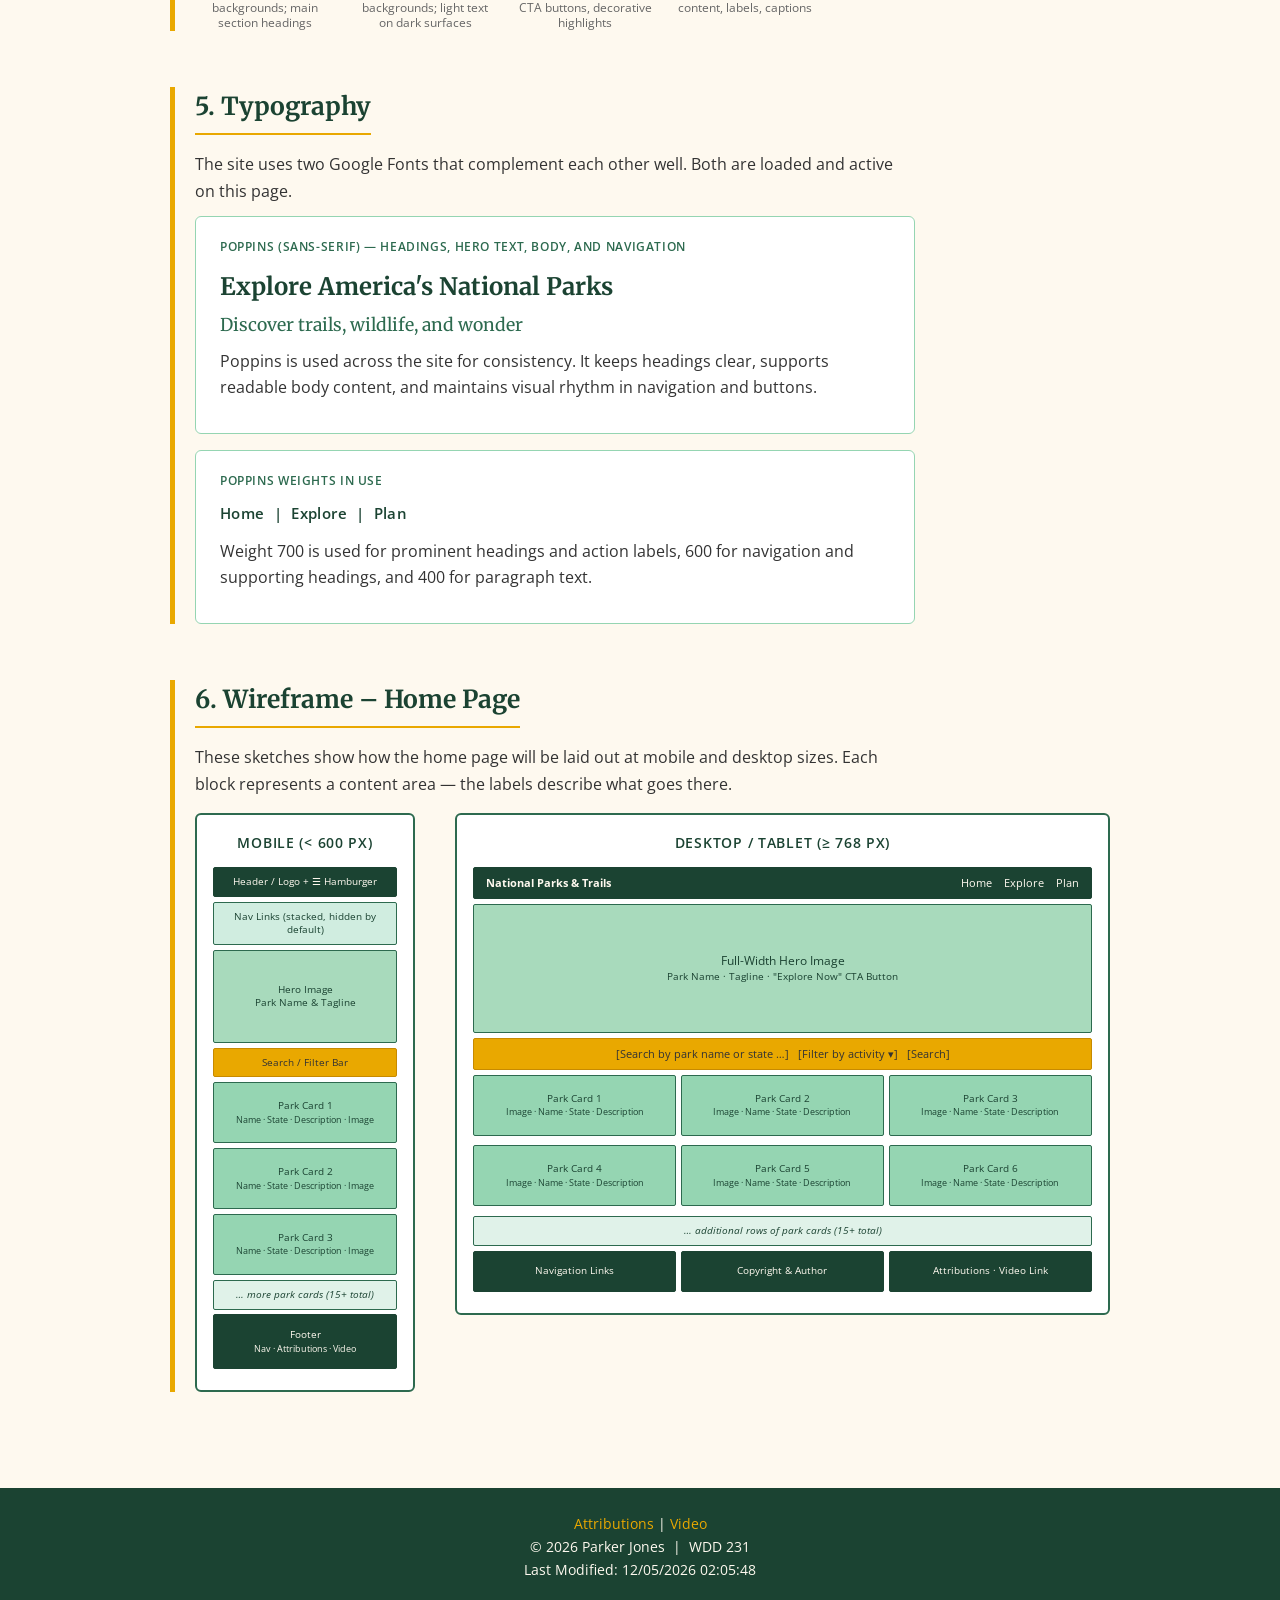
<file: final/siteplan.html>
<!DOCTYPE html>
<html lang="en">
<head>
    <meta charset="UTF-8">
    <meta name="viewport" content="width=device-width, initial-scale=1.0">
    <meta name="description" content="Site plan for National Parks &amp; Trails, a National Parks Guide website built for WDD 231 by Parker Jones.">
    <meta name="author" content="Parker Jones">
    <meta property="og:title" content="National Parks & Trails Site Plan for WDD 231">
    <meta property="og:description" content="Read the National Parks & Trails site plan, including purpose, audience scenarios, colors, typography, and wireframes.">
    <meta property="og:image" content="https://aparkerjones.github.io/wdd231/final/images/profile.jpg">
    <meta property="og:url" content="https://aparkerjones.github.io/wdd231/final/siteplan.html">
    <title>Site Plan | National Parks &amp; Trails | WDD 231</title>
    <link rel="icon" href="images/lightning.ico" type="image/x-icon">
    <link rel="preconnect" href="https://fonts.googleapis.com">
    <link rel="preconnect" href="https://fonts.gstatic.com" crossorigin>
    <link href="https://fonts.googleapis.com/css2?family=Merriweather:wght@400;700&family=Open+Sans:wght@400;600;700&display=swap" rel="stylesheet">
    <link rel="stylesheet" href="styles/normalize.css">
    <link rel="stylesheet" href="styles/siteplan.css">
    <script src="scripts/date.js" defer></script>
</head>
<body>
    <header>
        <h1>National Parks &amp; Trails</h1>
        <p>WDD 231 – Individual Project Site Plan &nbsp;|&nbsp; Parker Jones</p>
    </header>

    <main>

        <!-- =================== SITE NAME =================== -->
        <section id="site-name">
            <h2>1. Site Name</h2>
            <h3>National Parks &amp; Trails</h3>
            <p>
                I chose this name because it says exactly what the site is about — the
                <strong>parks</strong> themselves and the <strong>trails</strong> that take
                you through them. It's short, easy to remember, and the ampersand ties the
                two ideas together in a way that feels natural rather than forced.
            </p>
            <p>
                I have not picked a domain-style name beyond the site title because that is
                not required for this class project.
            </p>
        </section>

        <!-- =================== SITE PURPOSE =================== -->
        <section id="site-purpose">
            <h2>2. Site Purpose</h2>
            <p>
                National Parks &amp; Trails is a guide to U.S. national parks built on live data from
                the NPS API. The idea is to give people a useful starting point for finding
                parks, exploring activities, and planning trips — all in one place.
                Specifically, it will:
            </p>
            <ul>
                <li>
                    <strong>Browse parks:</strong> Search or filter 15+ national parks by
                    name or state, each showing a photo, description, and key details.
                </li>
                <li>
                    <strong>Show activities:</strong> A separate page breaks down what you
                    can actually do at each park — hiking, ranger programs, camping, and more.
                </li>
                <li>
                    <strong>Save a list:</strong> Visitors can favorite parks and build a
                    trip itinerary that stays saved in the browser via local storage.
                </li>
                <li>
                    <strong>Park details modal:</strong> Clicking a park card opens a modal
                    with more info so you never lose your place on the page.
                </li>
            </ul>
        </section>

        <!-- =================== SCENARIOS =================== -->
        <section id="scenarios">
            <h2>3. Scenarios</h2>
            <p>
                These are the kinds of questions a real visitor might ask when they land on
                the site:
            </p>
            <ul>
                <li>
                    "I'm planning a road trip through the Southwest. Which national parks are
                    located in Utah and Arizona, and what beginner-friendly hiking trails do
                    they offer?"
                </li>
                <li>
                    "I visited Yellowstone last summer and want to remember it. Can I save
                    it to a favorites list or build a custom itinerary for parks I still want
                    to see?"
                </li>
                <li>
                    "I have kids aged 6 and 9. Which parks offer ranger-led programs or
                    other family activities that would be suitable for young children?"
                </li>
            </ul>
        </section>

        <!-- =================== COLOR SCHEMA =================== -->
        <section id="color-schema">
            <h2>4. Color Schema</h2>
            <p>
                The colors are pulled from the look of national parks — forest greens, warm
                sandstone, golden sunlight. All four are actively used on this page.
            </p>

            <div class="color-palette">

                <div class="color-swatch">
                    <div class="swatch-box swatch-deep-green"></div>
                    <span class="swatch-label">Deep Forest Green</span>
                    <span class="swatch-hex">#1b4332</span>
                    <span class="swatch-usage">Header, nav &amp; footer backgrounds; main section headings</span>
                </div>

                <div class="color-swatch">
                    <div class="swatch-box swatch-warm-cream"></div>
                    <span class="swatch-label">Warm Cream</span>
                    <span class="swatch-hex">#fef9ef</span>
                    <span class="swatch-usage">Page &amp; card backgrounds; light text on dark surfaces</span>
                </div>

                <div class="color-swatch">
                    <div class="swatch-box swatch-golden-amber"></div>
                    <span class="swatch-label">Golden Amber</span>
                    <span class="swatch-hex">#e9a800</span>
                    <span class="swatch-usage">Section accent borders, CTA buttons, decorative highlights</span>
                </div>

                <div class="color-swatch">
                    <div class="swatch-box swatch-dark-charcoal"></div>
                    <span class="swatch-label">Dark Charcoal</span>
                    <span class="swatch-hex">#333333</span>
                    <span class="swatch-usage">Body text, paragraph content, labels, captions</span>
                </div>

            </div>
        </section>

        <!-- =================== TYPOGRAPHY =================== -->
        <section id="typography">
            <h2>5. Typography</h2>
            <p>
                The site uses two Google Fonts that complement each other well. Both are
                loaded and active on this page.
            </p>

            <!-- Merriweather sample -->
            <div class="font-sample">
                <p class="font-sample-meta">Poppins (sans-serif) — Headings, Hero Text, Body, and Navigation</p>
                <p class="font-sample-heading">Explore America's National Parks</p>
                <p class="font-sample-heading-sub">Discover trails, wildlife, and wonder</p>
                <p class="font-sample-body">
                    Poppins is used across the site for consistency. It keeps headings clear,
                    supports readable body content, and maintains visual rhythm in navigation and buttons.
                </p>
            </div>

            <div class="font-sample">
                <p class="font-sample-meta">Poppins Weights in Use</p>
                <p class="font-sample-nav">Home &nbsp;|&nbsp; Explore &nbsp;|&nbsp; Plan</p>
                <p class="font-sample-body">
                    Weight 700 is used for prominent headings and action labels,
                    600 for navigation and supporting headings, and 400 for paragraph text.
                </p>
            </div>
        </section>

        <!-- =================== WIREFRAME =================== -->
        <section id="wireframe">
            <h2>6. Wireframe – Home Page</h2>
            <p>
                These sketches show how the home page will be laid out at mobile and desktop
                sizes. Each block represents a content area — the labels describe what goes there.
            </p>

            <div class="wireframe-container">

                <!-- MOBILE wireframe -->
                <div class="wireframe wireframe-mobile">
                    <h3>Mobile (&lt; 600 px)</h3>

                    <!-- Nav -->
                    <div class="wf-block dark">Header / Logo + ☰ Hamburger</div>

                    <!-- Dropdown nav (visible when open) -->
                    <div class="wf-block wf-nav-tint">
                        Nav Links (stacked, hidden by default)
                    </div>

                    <!-- Hero -->
                    <div class="wf-block tall wf-hero-tint">
                        Hero Image<br>Park Name &amp; Tagline
                    </div>

                    <!-- Search -->
                    <div class="wf-block accent">Search / Filter Bar</div>

                    <!-- Park cards – stacked single column -->
                    <div class="wf-block medium">Park Card 1<br><small>Name · State · Description · Image</small></div>
                    <div class="wf-block medium">Park Card 2<br><small>Name · State · Description · Image</small></div>
                    <div class="wf-block medium">Park Card 3<br><small>Name · State · Description · Image</small></div>
                    <div class="wf-block wf-more">
                        … more park cards (15+ total)
                    </div>

                    <!-- Footer -->
                    <div class="wf-block dark wf-footer-col">
                        Footer<br><small>Nav · Attributions · Video</small>
                    </div>
                </div>

                <!-- DESKTOP wireframe -->
                <div class="wireframe wireframe-desktop">
                    <h3>Desktop / Tablet (&ge; 768 px)</h3>

                    <!-- Top nav bar – horizontal -->
                    <div class="wf-block dark wf-nav-bar">
                        <span class="wf-nav-brand">National Parks &amp; Trails</span>
                        <span>Home &nbsp;&nbsp; Explore &nbsp;&nbsp; Plan</span>
                    </div>

                    <!-- Hero banner -->
                    <div class="wf-block taller wf-hero-tint wf-hero-lg">
                        Full-Width Hero Image<br>
                        <span class="wf-hero-sub">Park Name · Tagline · "Explore Now" CTA Button</span>
                    </div>

                    <!-- Search bar -->
                    <div class="wf-block accent wf-search-bar">
                        [Search by park name or state …] &nbsp; [Filter by activity ▾] &nbsp; [Search]
                    </div>

                    <!-- 3-column park card grid -->
                    <div class="wf-grid-3">
                        <div class="wf-block medium">Park Card 1<br><small>Image · Name · State · Description</small></div>
                        <div class="wf-block medium">Park Card 2<br><small>Image · Name · State · Description</small></div>
                        <div class="wf-block medium">Park Card 3<br><small>Image · Name · State · Description</small></div>
                    </div>
                    <div class="wf-grid-3">
                        <div class="wf-block medium">Park Card 4<br><small>Image · Name · State · Description</small></div>
                        <div class="wf-block medium">Park Card 5<br><small>Image · Name · State · Description</small></div>
                        <div class="wf-block medium">Park Card 6<br><small>Image · Name · State · Description</small></div>
                    </div>
                    <div class="wf-block wf-more">
                        … additional rows of park cards (15+ total)
                    </div>

                    <!-- 3-column footer -->
                    <div class="wf-footer-grid">
                        <div class="wf-block dark wf-footer-col">
                            Navigation Links
                        </div>
                        <div class="wf-block dark wf-footer-col">
                            Copyright &amp; Author
                        </div>
                        <div class="wf-block dark wf-footer-col">
                            Attributions · Video Link
                        </div>
                    </div>
                </div>

            </div>
        </section>

    </main>

    <footer>
        <p>
            <a href="attributions.html">Attributions</a> |
            <a href="https://youtu.be/oZcQWNIdvBk" target="_blank" rel="noopener noreferrer">Video</a>
        </p>
        <p>&copy; <span id="currentyear"></span> Parker Jones &nbsp;|&nbsp; WDD 231</p>
        <p id="lastModified"></p>
    </footer>

</body>
</html>
</file>
<file: styles/small.css>
:root {
    --color-bg: #f6f4ee;
    --color-surface: #ffffff;
    --color-text: #1f2a23;
    --color-primary: #1f3b2d;
    --color-secondary: #2f5d47;
    --color-accent: #f5d37a;
    --color-border: #d8d2c3;
}

* {
    box-sizing: border-box;
}

body {
    margin: 0;
    font-family: "Poppins", Arial, sans-serif;
    color: var(--color-text);
    background-color: var(--color-bg);
    line-height: 1.5;
}

img {
    max-width: 100%;
    height: auto;
    display: block;
}

a {
    color: var(--color-primary);
}

.wrapper {
    width: min(1100px, 100% - 2rem);
    margin-inline: auto;
}

header {
    background: var(--color-surface);
    border-bottom: 1px solid var(--color-border);
    position: sticky;
    top: 0;
    z-index: 10;
}

.header-bar {
    display: flex;
    align-items: center;
    justify-content: space-between;
    gap: 1rem;
    padding: 0.75rem 0;
}

.brand {
    display: flex;
    align-items: center;
    gap: 0.75rem;
}

.brand img {
    width: 48px;
    height: 48px;
}

.brand span {
    font-weight: 700;
    font-size: 1.1rem;
}

#menuButton {
    border: 1px solid var(--color-primary);
    background: var(--color-surface);
    color: var(--color-primary);
    font-size: 1.25rem;
    width: 44px;
    height: 44px;
    border-radius: 0.5rem;
    cursor: pointer;
}

nav ul {
    list-style: none;
    margin: 0;
    padding: 0;
    display: none;
    flex-direction: column;
}

nav ul.open {
    display: flex;
}

nav a {
    display: block;
    text-decoration: none;
    padding: 0.75rem 1rem;
    font-weight: 600;
    border-top: 1px solid var(--color-border);
}

nav a:hover,
nav a:focus-visible {
    background: var(--color-accent);
    color: var(--color-primary);
}

nav a.active {
    background: var(--color-primary);
    color: #ffffff;
}

main {
    padding-block: 1rem 2rem;
}

h1,
h2 {
    color: var(--color-primary);
    margin: 0 0 0.75rem;
}

.home-grid {
    display: grid;
    gap: 1rem;
}

section {
    background: var(--color-surface);
    border: 1px solid var(--color-border);
    border-radius: 0.75rem;
    padding: 1rem;
}

.profile-photo {
    border-radius: 0.5rem;
    border: 1px solid var(--color-border);
}

.filter-buttons {
    display: flex;
    flex-wrap: wrap;
    gap: 0.5rem;
    margin-bottom: 1rem;
}

.filter-buttons button {
    border: 1px solid var(--color-secondary);
    background: #ffffff;
    color: var(--color-secondary);
    padding: 0.5rem 0.75rem;
    border-radius: 0.4rem;
    cursor: pointer;
    font-weight: 600;
}

.filter-buttons button:hover,
.filter-buttons button:focus-visible {
    background: #eaf0ec;
}

.filter-buttons button.active {
    background: var(--color-secondary);
    color: #ffffff;
}

.course-list {
    display: grid;
    gap: 0.75rem;
}

.course-card {
    border: 1px solid var(--color-border);
    border-left: 5px solid var(--color-secondary);
    border-radius: 0.5rem;
    padding: 0.75rem;
    background: #ffffff;
}

.course-card.completed {
    border-left-color: var(--color-accent);
    background: #fff9e8;
}

.course-code {
    font-weight: 700;
    color: var(--color-primary);
}

.course-credits {
    margin: 0.4rem 0 0;
}

#creditTotal {
    margin-top: 1rem;
    font-weight: 700;
}

footer {
    background: var(--color-surface);
    border-top: 1px solid var(--color-border);
}

.footer-content {
    padding: 1rem 0;
    text-align: center;
    display: grid;
    gap: 0.75rem;
}

.social-links {
    display: flex;
    justify-content: center;
    gap: 0.75rem;
}

.social-links a {
    display: inline-flex;
    align-items: center;
    justify-content: center;
    width: 42px;
    height: 42px;
    border: 1px solid var(--color-border);
    border-radius: 50%;
    background: #ffffff;
}

.social-links img {
    width: 24px;
    height: 24px;
}
</file>
<file: styles/larger.css>
@media (min-width: 48rem) {
    #menuButton {
        display: none;
    }

    nav ul,
    nav ul.open {
        display: flex;
        flex-direction: row;
        gap: 0.4rem;
        align-items: center;
    }

    nav a {
        border-top: none;
        border-radius: 0.4rem;
        padding: 0.5rem 0.9rem;
    }

    .header-bar {
        padding: 1rem 0;
    }

    .home-grid {
        grid-template-columns: 1fr 1fr;
    }

    .certificate {
        grid-column: 1 / -1;
    }

    .footer-content {
        grid-template-columns: 1fr 1fr 1fr;
        text-align: left;
        align-items: center;
    }

    .footer-content > :nth-child(1) {
        justify-self: start;
    }

    .footer-content > :nth-child(2) {
        justify-self: center;
        text-align: center;
    }

    .footer-content > :nth-child(3) {
        justify-self: end;
        text-align: right;
    }

    .explore-controls {
        grid-template-columns: repeat(4, minmax(130px, 1fr));
        align-items: end;
        gap: 0.75rem;
    }

    .explore-controls button {
        margin-top: 1.58rem;
    }

    .parks-grid {
        grid-template-columns: repeat(2, minmax(0, 1fr));
    }
}
</file>
<file: chamber/styles/small.css>
/* Chamber base styles */

/* Color variables */
:root {
	--color-bg:        #eef2f7;
	--color-surface:   #ffffff;
	--color-text:      #1a2535;
	--color-muted:     #546070;
	--color-primary:   #1a3a5c;   /* dark navy  */
	--color-secondary: #2e6da4;   /* medium blue */
	--color-accent:    #f0a500;   /* gold        */
	--color-accent-dark: #e6920d; /* darker gold for hover */
	--color-accent-bg: #fff8e6;
	--color-border:    #c8d6e5;
	--color-silver:    #44576c;
	--color-gold-text: #7a5600;
	--color-error:     #b00020;   /* error/danger red */
	--color-white:     #ffffff;
	--color-white-85:  #ffffffd9;
	--color-white-80:  #ffffffcc;
	--color-white-40:  #ffffff66;
	--color-white-35:  #ffffff59;
	--color-white-10:  #ffffff1a;
	--color-black-25:  #00000040;
	--color-black-30:  #0000004d;
	--color-black-50:  #00000080;
	--color-black-70:  #000000b3;
	--color-transparent: #00000000;
	--color-secondary-12: #2e6da420;
	--color-success-bg: #e8f5e9;   /* green background */
	--color-success-text: #2b6b2f; /* green text */
	--color-success-border: #a5d6a7; /* green border */
	--color-silver-bg: #eceff3;    /* silver background */
	--color-gold-border: #deb94a;  /* gold border */
	--color-card-img-bg: #f4f7fb;  /* light card image bg */
}

/* Base styles */
body {
	font-family: "Poppins", Arial, sans-serif;
	color: var(--color-text);
	background-color: var(--color-bg);
	line-height: 1.5;
}

a {
	color: var(--color-secondary);
}

a:hover,
a:focus-visible {
	color: var(--color-primary);
}

.wrapper {
	width: min(1100px, 100% - 2rem);
	margin-inline: auto;
}

/* Header */
header {
	background: var(--color-primary);
	color: var(--color-white);
	position: sticky;
	top: 0;
	z-index: 10;
}

.header-bar {
	display: flex;
	align-items: center;
	justify-content: space-between;
	gap: 1rem;
	padding: 0.75rem 0;
}

/* Brand */
.brand {
	display: flex;
	align-items: center;
	gap: 0.75rem;
	color: inherit;
	text-decoration: none;
}

.brand img {
	width: 48px;
	height: 48px;
	flex-shrink: 0;
	border: 1px solid var(--color-white-35);
	border-radius: 0.5rem;
	box-shadow: 0 2px 8px var(--color-black-25);
}

.brand-text {
	display: flex;
	flex-direction: column;
	line-height: 1.2;
}

.brand-name {
	font-weight: 700;
	font-size: 1rem;
}

.brand-sub {
	font-size: 0.78rem;
	opacity: 0.8;
}

/* Menu button */
#menuButton {
	border: 1px solid var(--color-white-40);
	background: var(--color-transparent);
	color: var(--color-white);
	font-size: 1.25rem;
	width: 44px;
	height: 44px;
	border-radius: 0.5rem;
	cursor: pointer;
	flex-shrink: 0;
}

/* Navigation */
nav ul {
	display: none;
	flex-direction: column;
	background: var(--color-primary);
}

nav ul.open {
	display: flex;
}

nav a {
	display: block;
	text-decoration: none;
	padding: 0.75rem 1rem;
	font-weight: 600;
	color: var(--color-white-85);
	border-top: 1px solid var(--color-white-10);
}

nav a:hover,
nav a:focus-visible {
	background: var(--color-secondary);
	color: var(--color-white);
}

nav a.active {
	background: var(--color-accent);
	color: var(--color-primary);
}

/* Main */
main {
	padding-block: 1.5rem 3rem;
}

h1,
h2,
h3 {
	color: var(--color-primary);
}

/* Directory intro */
.directory-intro {
	margin-bottom: 1.5rem;
}

.directory-intro h1,
.events h2,
.weather h2,
.spotlights h2 {
	margin-bottom: 1.25rem;
}

.directory-intro h1 {
	margin-bottom: 0.25rem;
}

.directory-intro p {
	color: var(--color-muted);
	margin-bottom: 1rem;
}

/* View toggle */
.view-toggle {
	display: flex;
	gap: 0.5rem;
}

.view-toggle button {
	display: inline-flex;
	align-items: center;
	gap: 0.4rem;
	padding: 0.45rem 1rem;
	border: 2px solid var(--color-primary);
	border-radius: 0.4rem;
	background: var(--color-surface);
	color: var(--color-primary);
	font-weight: 600;
	font-size: 0.875rem;
}

.view-toggle button:hover,
.view-toggle button:focus-visible {
	background: var(--color-bg);
}

.view-toggle button.active {
	background: var(--color-primary);
	color: var(--color-white);
}

/* Grid view */
#memberCards.grid-view {
	display: grid;
	grid-template-columns: 1fr;
	gap: 1.25rem;
}

.member-card {
	background: var(--color-surface);
	border: 1px solid var(--color-border);
	border-radius: 0.75rem;
	padding: 1.25rem;
	display: flex;
	flex-direction: column;
	gap: 0.4rem;
}

.member-card img {
	width: 100%;
	height: 130px;
	object-fit: contain;
	border-radius: 0.5rem;
	border: 1px solid var(--color-border);
	background: var(--color-card-img-bg);
	padding: 0.75rem;
	margin-bottom: 0.4rem;
}

.member-card h3 {
	font-size: 1rem;
	margin: 0;
}

.member-address,
.member-phone {
	font-size: 0.875rem;
	color: var(--color-muted);
	margin: 0;
}

.member-card a {
	font-size: 0.875rem;
	word-break: break-all;
}

.member-desc {
	font-size: 0.8rem;
	color: var(--color-muted);
	margin: 0;
	line-height: 1.4;
}

/* Membership badge */
.membership-badge {
	display: inline-block;
	padding: 0.2rem 0.65rem;
	border-radius: 999px;
	font-size: 0.72rem;
	font-weight: 700;
	text-transform: uppercase;
	letter-spacing: 0.06em;
	align-self: flex-start;
	margin-top: auto;
	padding-top: 0.75rem;
}

.level-1 {
	background: var(--color-success-bg);
	color: var(--color-success-text);
	border: 1px solid var(--color-success-border);
}

.level-2 {
	background: var(--color-silver-bg);
	color: var(--color-silver);
	border: 1px solid var(--color-silver);
}

.level-3 {
	background: var(--color-accent-bg);
	color: var(--color-gold-text);
	border: 1px solid var(--color-gold-border);
}

/* List view */
#memberCards.list-view {
	display: flex;
	flex-direction: column;
	gap: 0.6rem;
}

#memberCards.list-view .member-card {
	flex-direction: row;
	align-items: center;
	flex-wrap: wrap;
	gap: 0.75rem 1.25rem;
	padding: 0.875rem 1rem;
	border-radius: 0.5rem;
}

#memberCards.list-view .member-card img {
	display: none;
}

#memberCards.list-view .member-card h3 {
	flex: 1 1 160px;
	font-size: 0.95rem;
}

#memberCards.list-view .member-address,
#memberCards.list-view .member-phone {
	flex: 1 1 140px;
}

#memberCards.list-view .member-card a {
	flex: 1 1 140px;
}

#memberCards.list-view .membership-badge {
	align-self: center;
	margin-top: 0;
	padding-top: 0.2rem;
}

/* Load error & Loading messages */
.load-error,
.loading,
.error {
	text-align: center;
	padding: 1rem;
}

.load-error,
.error {
	color: var(--color-error);
	font-weight: 600;
}

.loading {
	color: var(--color-muted);
}

.hero {
	position: relative;
	margin: 0 calc(50% - 50vw) 2rem;
	overflow: hidden;
	min-height: 250px;
	display: flex;
	align-items: center;
	justify-content: center;
}

.hero-image {
	position: absolute;
	width: 100%;
	height: 100%;
	object-fit: cover;
	z-index: 0;
}

.hero-content {
	position: relative;
	z-index: 1;
	background: var(--color-black-50);
	padding: 2rem 1.25rem;
	text-align: center;
	color: var(--color-white);
	width: 100%;
	display: flex;
	flex-direction: column;
	gap: 0.75rem;
	align-items: center;
}

.hero h1 {
	color: var(--color-white);
	font-size: 1.75rem;
	margin: 0;
}

.hero-content p {
	color: var(--color-white-80);
	margin: 0;
	font-size: 0.95rem;
}

/* CTA Button */
.cta-button {
	display: inline-block;
	padding: 0.75rem 1.5rem;
	background: var(--color-accent);
	color: var(--color-primary);
	text-decoration: none;
	border-radius: 0.5rem;
	font-weight: 700;
	font-size: 0.95rem;
	transition: all 0.3s ease;
}

.cta-button:hover,
.cta-button:focus-visible {
	background: var(--color-accent-dark);
	transform: scale(1.05);
}

/* Main content sections */
.events,
.weather,
.spotlights {
	margin-bottom: 2rem;
}

/* Events */
.events-list {
	display: flex;
	flex-direction: column;
	gap: 1rem;
}

.event-card {
	background: var(--color-surface);
	border: 1px solid var(--color-border);
	border-left: 4px solid var(--color-secondary);
	border-radius: 0.5rem;
	padding: 1.25rem;
}

.event-card h3 {
	margin: 0 0 0.75rem;
	font-size: 1rem;
	color: var(--color-primary);
	text-align: center;
}

.event-card p {
	margin: 0.5rem 0;
	color: var(--color-muted);
	font-size: 0.9rem;
}

.event-card strong {
	color: var(--color-primary);
}

/* Weather */
.weather-content {
	background: var(--color-surface);
	border: 1px solid var(--color-border);
	border-radius: 0.75rem;
	padding: 1.5rem;
}

.current-weather-content {
	display: flex;
	align-items: center;
	gap: 1.5rem;
	margin-bottom: 1.5rem;
	padding-bottom: 1.5rem;
	border-bottom: 2px solid var(--color-border);
}

.weather-icon-container {
	flex-shrink: 0;
}

.weather-icon {
	width: 80px;
	height: 80px;
	filter: drop-shadow(0 2px 4px var(--color-black-25));
}

.weather-info {
	flex: 1;
}

.temperature {
	margin: 0;
	font-size: 2rem;
	font-weight: 700;
	color: var(--color-primary);
	line-height: 1;
}

.description {
	margin: 0.5rem 0 0;
	color: var(--color-muted);
	font-size: 1rem;
}

/* Forecast Grid */
.forecast {
	display: grid;
	grid-template-columns: 1fr;
	gap: 1rem;
}

.forecast-day {
	background: var(--color-bg);
	border: 1px solid var(--color-border);
	border-radius: 0.5rem;
	padding: 1rem;
	text-align: center;
}

.forecast-day h4 {
	margin: 0 0 0.75rem;
	color: var(--color-primary);
	font-size: 0.9rem;
}

.forecast-icon {
	width: 50px;
	height: 50px;
	margin-bottom: 0.5rem;
}

.forecast-description {
	color: var(--color-muted);
	font-size: 0.85rem;
	margin: 0.5rem 0;
}

.forecast-temp {
	margin: 0.75rem 0 0;
	font-size: 0.95rem;
	color: var(--color-primary);
}

.min-temp {
	color: var(--color-muted);
	font-weight: normal;
}

/* Spotlights */
.spotlight-grid {
	display: grid;
	grid-template-columns: 1fr;
	gap: 1.25rem;
}

.spotlight-card {
	background: var(--color-surface);
	border: 1px solid var(--color-border);
	border-radius: 0.75rem;
	padding: 1.25rem;
	display: flex;
	flex-direction: column;
	gap: 0.75rem;
	text-align: center;
}

.spotlight-image-container {
	display: flex;
	align-items: center;
	justify-content: center;
	background: var(--color-bg);
	border-radius: 0.5rem;
	padding: 1rem;
	min-height: 120px;
}

.spotlight-image {
	max-width: 100%;
	max-height: 120px;
	width: auto;
	object-fit: contain;
}

.spotlight-card h3 {
	margin: 0;
	font-size: 1.1rem;
}

.spotlight-card .membership-badge {
	align-self: center;
	margin: 0;
	padding: 0.2rem 0.65rem;
}

.spotlight-details {
	display: flex;
	flex-direction: column;
	gap: 0.5rem;
	text-align: left;
}

.spotlight-details p {
	margin: 0;
	font-size: 0.85rem;
	color: var(--color-muted);
}

.spotlight-details a {
	color: var(--color-secondary);
	text-decoration: none;
	font-weight: 500;
}

.spotlight-details a:hover,
.spotlight-details a:focus-visible {
	text-decoration: underline;
	color: var(--color-primary);
}

/* Footer */
footer {
	background: var(--color-primary);
	color: var(--color-white-85);
	margin-top: 3rem;
}

.footer-content {
	padding: 1.75rem 0;
	display: grid;
	gap: 1.25rem;
	text-align: center;
}

.footer-chamber {
	display: flex;
	flex-direction: column;
	align-items: center;
	gap: 0.4rem;
}

.footer-chamber img {
	border: 1px solid var(--color-white-35);
	border-radius: 0.5rem;
	box-shadow: 0 2px 8px var(--color-black-25);
}

.footer-chamber-name {
	font-weight: 700;
	color: var(--color-white);
	margin: 0;
}

footer address p {
	margin: 0.15rem 0;
	font-size: 0.875rem;
}

footer a {
	color: var(--color-white-80);
	text-decoration: none;
}

footer a:hover,
footer a:focus-visible {
	color: var(--color-accent);
}

.footer-meta {
	font-size: 0.875rem;
	display: flex;
	flex-direction: column;
	gap: 0.2rem;
}

.footer-meta p {
	margin: 0;
}

/* Join Page Styles */
.join-content {
	display: flex;
	flex-direction: column;
	gap: 2rem;
}

.form-container {
	background: var(--color-surface);
	border: 1px solid var(--color-border);
	border-radius: 0.75rem;
	padding: 1.5rem;
}

.membership-form {
	display: flex;
	flex-direction: column;
	gap: 1.5rem;
}

.membership-form fieldset {
	border: 2px solid var(--color-border);
	border-radius: 0.5rem;
	padding: 1.25rem;
	margin: 0;
}

.membership-form legend {
	font-weight: 700;
	color: var(--color-primary);
	font-size: 1.1rem;
	padding: 0 0.5rem;
	margin-bottom: 1rem;
}

.membership-form label {
	display: block;
	margin-bottom: 0.5rem;
	font-weight: 600;
	color: var(--color-text);
}

.membership-form input,
.membership-form select,
.membership-form textarea {
	width: 100%;
	padding: 0.75rem;
	border: 1px solid var(--color-border);
	border-radius: 0.4rem;
	font-family: inherit;
	font-size: 1rem;
	box-sizing: border-box;
}

.membership-form input:focus,
.membership-form select:focus,
.membership-form textarea:focus {
	outline: none;
	border-color: var(--color-secondary);
	box-shadow: 0 0 0 3px var(--color-secondary-12);
}

.membership-form textarea {
	resize: vertical;
	min-height: 80px;
}

.submit-button {
	background: var(--color-accent);
	color: var(--color-primary);
	border: none;
	padding: 0.875rem 2rem;
	border-radius: 0.5rem;
	font-weight: 700;
	font-size: 1rem;
	cursor: pointer;
	transition: all 0.3s ease;
	align-self: flex-start;
}

.submit-button:hover,
.submit-button:focus-visible {
	background: var(--color-accent-dark);
	transform: scale(1.05);
}

/* Membership Levels */
.membership-levels h2 {
	text-align: center;
	margin-bottom: 1.5rem;
}

.levels-grid {
	display: grid;
	grid-template-columns: 1fr;
	gap: 1rem;
}

.level-card {
	background: var(--color-surface);
	border: 1px solid var(--color-border);
	border-radius: 0.75rem;
	padding: 1.25rem;
	text-align: center;
	transition: all 0.3s ease;
}

.level-card:hover {
	transform: translateY(-2px);
	box-shadow: 0 4px 12px var(--color-black-25);
}

.level-card h3 {
	margin: 0 0 0.5rem;
	color: var(--color-primary);
	font-size: 1.1rem;
}

.level-card p {
	margin: 0 0 1rem;
	color: var(--color-muted);
	font-size: 0.9rem;
}

.level-link {
	color: var(--color-secondary);
	text-decoration: none;
	font-weight: 600;
	font-size: 0.9rem;
	transition: color 0.3s ease;
}

.level-link:hover,
.level-link:focus-visible {
	color: var(--color-primary);
	text-decoration: underline;
}

/* Modals */
.modal {
	padding: 0;
	border: none;
	background: var(--color-white-10);
	width: min(90vw, 500px);
	max-height: 80vh;
	overflow: visible;
}

.modal::backdrop {
	background-color: var(--color-black-70);
}

.modal-content {
	background-color: var(--color-surface);
	margin: 0;
	padding: 2rem;
	border-radius: 0.75rem;
	width: 100%;
	max-width: none;
	position: relative;
	max-height: min(80vh, 600px);
	overflow-y: auto;
	box-shadow: 0 10px 30px var(--color-black-30);
	border: 2px solid var(--color-surface);
}

.close {
	position: absolute;
	top: 1rem;
	right: 1.5rem;
	font-size: 2rem;
	font-weight: bold;
	color: var(--color-muted);
	cursor: pointer;
	transition: color 0.3s ease;
	z-index: 1002;
}

.close:hover,
.close:focus {
	color: var(--color-accent);
}

.modal h2 {
	margin: 0 0 1rem;
	color: var(--color-primary);
	font-size: 1.4rem;
}

.modal p {
	margin: 0.5rem 0;
	line-height: 1.5;
	color: var(--color-text);
}

.modal h3 {
	margin: 1.5rem 0 0.5rem;
	color: var(--color-primary);
	font-size: 1.1rem;
}

.modal ul {
	margin: 0;
	padding-left: 1.5rem;
}

.modal li {
	margin-bottom: 0.5rem;
	line-height: 1.4;
	color: var(--color-text);
}

/* Thank You Page Styles */
.thankyou-content {
	text-align: center;
	max-width: 800px;
	margin: 0 auto;
}

.thankyou-content h1 {
	color: var(--color-primary);
	margin-bottom: 1rem;
}

.thankyou-content > p {
	font-size: 1.1rem;
	color: var(--color-text);
	margin-bottom: 2rem;
	line-height: 1.6;
}

.application-summary,
.next-steps {
	background: var(--color-surface);
	border: 1px solid var(--color-border);
	border-radius: 0.75rem;
	padding: 1.5rem;
	margin-bottom: 2rem;
	text-align: left;
}

.application-summary h2,
.next-steps h2 {
	margin: 0 0 1rem;
	color: var(--color-primary);
	font-size: 1.2rem;
}

.summary-list {
	display: grid;
	gap: 0.75rem;
}

.summary-item {
	display: flex;
	flex-direction: column;
	gap: 0.25rem;
	padding: 0.75rem;
	background: var(--color-bg);
	border-radius: 0.5rem;
}

.summary-item dt {
	font-weight: 600;
	color: var(--color-primary);
	font-size: 0.9rem;
	text-transform: uppercase;
	letter-spacing: 0.05em;
}

.summary-item dd {
	margin: 0;
	color: var(--color-text);
	font-size: 1rem;
}

.next-steps ol {
	margin: 0;
	padding-left: 1.5rem;
}

.next-steps li {
	margin-bottom: 0.75rem;
	line-height: 1.5;
}

.thankyou-actions {
	display: flex;
	flex-direction: column;
	gap: 1rem;
	align-items: center;
	margin-top: 2rem;
}

.secondary-button {
	display: inline-block;
	padding: 0.75rem 1.5rem;
	background: var(--color-surface);
	color: var(--color-secondary);
	text-decoration: none;
	border: 2px solid var(--color-secondary);
	border-radius: 0.5rem;
	font-weight: 600;
	font-size: 0.95rem;
	transition: all 0.3s ease;
}

.secondary-button:hover,
.secondary-button:focus-visible {
	background: var(--color-secondary);
	color: var(--color-white);
}

/* Discover Page */

/* Visit message */
.visit-message {
	background: var(--color-accent-bg);
	border: 1px solid var(--color-gold-border);
	border-radius: 0.5rem;
	padding: 0.75rem 1.25rem;
	color: var(--color-gold-text);
	font-weight: 600;
	margin-bottom: 1.5rem;
	text-align: center;
	min-height: 1.5rem;
}

/* Discover grid — small: single column, named areas */
.discover-grid {
	display: grid;
	grid-template-columns: 1fr;
	grid-template-areas:
		"card1"
		"card2"
		"card3"
		"card4"
		"card5"
		"card6"
		"card7"
		"card8";
	gap: 1.25rem;
	margin-bottom: 2rem;
}

.discover-card.card1 { grid-area: card1; }
.discover-card.card2 { grid-area: card2; }
.discover-card.card3 { grid-area: card3; }
.discover-card.card4 { grid-area: card4; }
.discover-card.card5 { grid-area: card5; }
.discover-card.card6 { grid-area: card6; }
.discover-card.card7 { grid-area: card7; }
.discover-card.card8 { grid-area: card8; }

/* Discover card */
.discover-card {
	background: var(--color-surface);
	border: 1px solid var(--color-border);
	border-radius: 0.75rem;
	padding: 1.25rem;
	display: grid;
	grid-template-areas:
		"title"
		"image"
		"address"
		"description"
		"button";
	grid-template-columns: 1fr;
	gap: 0.75rem;
}

.discover-card h2 {
	font-size: 1.1rem;
	margin: 0;
	grid-area: title;
}

.discover-card figure {
	margin: 0;
	border-radius: 0.5rem;
	overflow: hidden;
	line-height: 0;
	grid-area: image;
}

.discover-card figure img {
	width: 100%;
	height: 200px;
	object-fit: cover;
	display: block;
}

.discover-card address {
	font-style: normal;
	font-size: 0.85rem;
	color: var(--color-muted);
	grid-area: address;
}

.discover-card p {
	font-size: 0.875rem;
	color: var(--color-muted);
	margin: 0;
	grid-area: description;
	line-height: 1.5;
}

.learn-more-btn {
	align-self: flex-start;
	padding: 0.5rem 1.25rem;
	background: var(--color-primary);
	color: var(--color-white);
	border: none;
	border-radius: 0.4rem;
	font-family: inherit;
	font-weight: 600;
	font-size: 0.875rem;
	cursor: pointer;
	transition: background 0.2s;
	grid-area: button;
	justify-self: start;
}

.learn-more-btn:hover,
.learn-more-btn:focus-visible {
	background: var(--color-secondary);
}
</file>
<file: chamber/styles/larger.css>
/* Chamber wider-screen styles */

@media (min-width: 48rem) {

	/* Desktop navigation */
	#menuButton {
		display: none;
	}

	nav ul,
	nav ul.open {
		display: flex;
		flex-direction: row;
		gap: 0.35rem;
		align-items: center;
	}

	nav a {
		border-top: none;
		border-radius: 0.4rem;
		padding: 0.5rem 0.9rem;
	}

	.header-bar {
		padding: 1rem 0;
	}

	/* Hero */
	.hero {
		min-height: 350px;
		margin: 0 calc(50% - 50vw) 2.5rem;
	}

	.hero h1 {
		font-size: 2.5rem;
	}

	.hero-content p {
		font-size: 1.1rem;
	}

	/* Events */
	.events-list {
		display: grid;
		grid-template-columns: 1fr 1fr;
		gap: 1.25rem;
	}

	.event-card:nth-child(3) {
		grid-column: 1 / -1;
	}

	/* Weather */
	.weather-content {
		display: flex;
		flex-direction: column;
	}

	.current-weather-content {
		border-bottom: 2px solid var(--color-border);
		padding-bottom: 1.5rem;
		margin-bottom: 1.5rem;
	}

	.forecast {
		display: grid;
		grid-template-columns: repeat(3, 1fr);
		gap: 1rem;
	}

	/* Spotlights */
	.spotlight-grid {
		grid-template-columns: repeat(2, 1fr);
	}

	/* Two-column grid */
	#memberCards.grid-view {
		grid-template-columns: repeat(2, 1fr);
	}

	/* Footer layout */
	.footer-content {
		grid-template-columns: 1fr 1fr;
		text-align: left;
		align-items: start;
	}

	.footer-chamber {
		align-items: flex-start;
	}

	.footer-meta {
		text-align: right;
		justify-self: end;
		align-self: center;
	}

	/* Join Page - Two column layout */
	.join-content {
		display: grid;
		grid-template-columns: 1fr 300px;
		gap: 2rem;
		align-items: start;
	}

	.membership-levels {
		order: 2;
	}

	.form-container {
		order: 1;
	}

	/* Membership levels grid */
	.levels-grid {
		grid-template-columns: 1fr;
		gap: 1rem;
	}

	/* Thank You Page */
	.thankyou-actions {
		flex-direction: row;
		justify-content: center;
	}

	.summary-item {
		flex-direction: row;
		align-items: center;
	}

	.summary-item dt {
		min-width: 200px;
		margin-right: 1rem;
	}
}

@media (min-width: 64rem) {
	/* Join Page - Adjust modal width */
	.modal-content {
		max-width: 600px;
	}

	/* Hero */
	.hero {
		min-height: 400px;
		margin: 0 calc(50% - 50vw) 3rem;
	}

	.hero h1 {
		font-size: 3rem;
	}

	/* Spotlights */
	.spotlight-grid {
		grid-template-columns: repeat(3, 1fr);
	}

	/* Three-column grid */
	#memberCards.grid-view {
		grid-template-columns: repeat(3, 1fr);
	}
}

/* =====================
   Discover Page — Medium (641px – 1024px)
   2-column grid; card3 and card6 span both columns
   ===================== */
@media (min-width: 40.0625rem) {
	.discover-grid {
		grid-template-columns: 1fr 1fr;
		grid-template-areas:
			"card1 card2"
			"card3 card3"
			"card4 card5"
			"card6 card6"
			"card7 card8";
	}

	.discover-card {
		grid-template-columns: minmax(180px, 1fr) 1fr;
		grid-template-areas:
			"title title"
			"image address"
			"image description"
			"image button";
		column-gap: 1rem;
	}

	.discover-card figure {
		height: 100%;
	}

	.discover-card figure img {
		height: 100%;
		min-height: 210px;
	}

	/* Hover effect — medium screens and above only */
	.discover-card figure img {
		transition: transform 0.3s ease, filter 0.3s ease;
	}

	.discover-card figure img:hover {
		transform: scale(1.05);
		filter: brightness(1.1) saturate(1.2);
	}
}

/* =====================
   Discover Page — Large (1025px+)
   3-column grid; card4 spans first two columns
   ===================== */
@media (min-width: 64.0625rem) {
	.discover-grid {
		grid-template-columns: 1fr 1fr 1fr;
		grid-template-areas:
			"card1 card2 card3"
			"card4 card4 card5"
			"card6 card7 card8";
	}

	.discover-card {
		grid-template-columns: 1fr auto;
		grid-template-areas:
			"title title"
			"address button"
			"image image"
			"description description";
	}

	.discover-card figure img {
		min-height: 220px;
	}
}
</file>
<file: final/styles/final.css>
:root {
    --color-bg: #f6f4ee;
    --color-surface: #ffffff;
    --color-text: #1f2a23;
    --color-primary: #1f3b2d;
    --color-secondary: #2f5d47;
    --color-accent: #f5d37a;
    --color-border: #d8d2c3;
    --color-surface-hover: #eaf0ec;
    --color-primary-dark: #16291f;
    --color-overlay: #0f131173;
}

* {
    box-sizing: border-box;
}

body {
    margin: 0;
    font-family: "Poppins", Arial, sans-serif;
    color: var(--color-text);
    background-color: var(--color-bg);
    line-height: 1.5;
}

img {
    max-width: 100%;
    height: auto;
    display: block;
}

a {
    color: var(--color-primary);
}

.wrapper {
    width: min(1100px, 100% - 2rem);
    margin-inline: auto;
}

header {
    background: var(--color-surface);
    border-bottom: 1px solid var(--color-border);
    position: sticky;
    top: 0;
    z-index: 10;
}

.header-bar {
    display: flex;
    align-items: center;
    justify-content: space-between;
    gap: 1rem;
    padding: 0.75rem 0;
}

.brand {
    display: flex;
    align-items: center;
    gap: 0.75rem;
    min-width: 0;
    flex: 1;
}

.brand img {
    width: 48px;
    height: 48px;
}

.brand span {
    font-weight: 700;
    font-size: 1.1rem;
    overflow-wrap: anywhere;
}

#menuButton {
    border: 1px solid var(--color-primary);
    background: var(--color-surface);
    color: var(--color-primary);
    font-size: 1.25rem;
    width: 44px;
    height: 44px;
    border-radius: 0.5rem;
    cursor: pointer;
}

nav ul {
    list-style: none;
    margin: 0;
    padding: 0.35rem 0 0.5rem;
    display: none;
    flex-direction: column;
    gap: 0.35rem;
}

nav ul.open {
    display: flex;
}

nav a {
    display: block;
    text-decoration: none;
    padding: 0.75rem 1rem;
    font-weight: 600;
    border: 1px solid var(--color-border);
    border-radius: 0.45rem;
    background: var(--color-surface-hover);
}

nav a:hover,
nav a:focus-visible {
    background: var(--color-accent);
    color: var(--color-primary);
}

nav a.active {
    background: var(--color-primary);
    color: #ffffff;
    border-color: var(--color-primary);
}

main {
    padding-block: 1rem 2rem;
}

h1,
h2 {
    color: var(--color-primary);
    margin: 0 0 0.75rem;
}

section,
.content-card {
    background: var(--color-surface);
    border: 1px solid var(--color-border);
    border-radius: 0.75rem;
    padding: 1rem;
}

.attributions-card ul {
    margin: 0.75rem 0;
    padding-left: 1.5rem;
}

.attributions-card li {
    margin-bottom: 0.45rem;
}

.attributions-card a {
    overflow-wrap: anywhere;
    word-break: break-word;
}

.home-hero {
    display: grid;
    gap: 1rem;
    margin-bottom: 1rem;
}

.home-hero-copy p {
    margin-top: 0;
}

.home-actions {
    display: flex;
    flex-wrap: wrap;
    gap: 0.6rem;
    margin-top: 0.75rem;
}

.sr-only {
    position: absolute;
    width: 1px;
    height: 1px;
    padding: 0;
    margin: -1px;
    overflow: hidden;
    clip-path: inset(50%);
    white-space: nowrap;
    border: 0;
}

.home-panels {
    display: grid;
    gap: 1rem;
}

.home-spotlight {
    margin-top: 1rem;
}

.spotlight-grid {
    display: grid;
    gap: 1rem;
}

.spotlight-card {
    max-width: 58rem;
}

.spotlight-card .park-card-image {
    width: 100%;
    object-fit: cover;
    max-height: 24rem;
}

.home-hero .content-card ul {
    margin: 0.5rem 0 0;
    padding-left: 1.4rem;
}

.explore-controls {
    display: grid;
    grid-template-columns: minmax(6.5rem, max-content) minmax(0, 1fr);
    column-gap: 0.8rem;
    row-gap: 0.65rem;
    margin: 1rem 0;
    align-items: center;
}

.explore-controls label {
    font-weight: 600;
    color: var(--color-primary);
    margin: 0;
    font-size: 0.95rem;
    line-height: 1.25;
}

.form-grid label {
    display: block;
    font-weight: 600;
    color: var(--color-primary);
    margin-bottom: 0.45rem;
    font-size: 0.95rem;
    line-height: 1.25;
}

.explore-controls input,
.explore-controls select,
.form-grid input,
.form-grid select,
.form-grid textarea {
    width: 100%;
    padding: 0.6rem 0.7rem;
    border: 1px solid var(--color-border);
    border-radius: 0.45rem;
    font: inherit;
    line-height: 1.35;
    background: #ffffff;
}

.explore-controls button {
    grid-column: 2;
    justify-self: start;
    margin-top: 0.25rem;
}

.form-grid {
    display: grid;
    gap: 0.75rem;
    margin-top: 1rem;
}

.results-summary {
    margin: 0.5rem 0 1rem;
    font-weight: 600;
}

.parks-grid {
    display: grid;
    gap: 1rem;
}

.park-card,
.planned-park-card {
    background: #ffffff;
    border: 1px solid var(--color-border);
    border-radius: 0.75rem;
    overflow: hidden;
}

.park-card-content,
.planned-park-content {
    padding: 0.9rem;
}

.park-card h3,
.planned-park-card h3 {
    margin: 0.35rem 0 0.6rem;
    color: var(--color-primary);
}

.park-card-meta {
    margin: 0;
    font-size: 0.85rem;
    color: var(--color-secondary);
    font-weight: 600;
}

.park-card-activities {
    margin: 0.75rem 0;
}

.park-card-actions,
.plan-actions,
.form-actions {
    display: flex;
    gap: 0.6rem;
    flex-wrap: wrap;
}

.plan-actions {
    margin: 0.5rem 0 0.75rem;
}

#plannedParks {
    margin-top: 0.5rem;
}

.site-action {
    border-radius: 0.45rem;
    padding: 0.5rem 0.8rem;
    font-weight: 600;
    font: inherit;
    text-decoration: none;
    display: inline-flex;
    align-items: center;
    justify-content: center;
    cursor: pointer;
}

.site-action-solid {
    border: 1px solid var(--color-primary);
    background: var(--color-primary);
    color: var(--color-surface);
}

.site-action-solid:hover,
.site-action-solid:focus-visible {
    background: var(--color-primary-dark);
}

.site-action-solid:disabled {
    opacity: 0.65;
    cursor: not-allowed;
}

.site-action-outline {
    border: 1px solid var(--color-secondary);
    background: var(--color-surface);
    color: var(--color-secondary);
}

.site-action-outline:hover,
.site-action-outline:focus-visible {
    background: var(--color-surface-hover);
}

.empty-state {
    background: var(--color-surface);
    border: 1px dashed var(--color-border);
    border-radius: 0.6rem;
    padding: 1rem;
}

.email-preview-card {
    margin-top: 1rem;
}

.email-preview {
    margin: 0;
    padding: 0.9rem;
    border: 1px solid var(--color-border);
    border-radius: 0.5rem;
    background: var(--color-bg);
    white-space: pre-wrap;
    word-break: break-word;
}

.confirmation-list {
    margin: 0.75rem 0 1rem;
    display: grid;
    gap: 0.6rem;
}

.confirmation-list dt {
    font-weight: 700;
    color: var(--color-primary);
}

.confirmation-list dd {
    margin: 0;
    overflow-wrap: anywhere;
}

dialog {
    border: none;
    border-radius: 0.75rem;
    max-width: 560px;
    width: min(92vw, 560px);
    padding: 0;
}

dialog:not([open]) {
    display: none;
}

dialog::backdrop {
    background: var(--color-overlay);
}

.modal-content {
    padding: 1rem;
}

footer {
    background: var(--color-surface);
    border-top: 1px solid var(--color-border);
}

.footer-content {
    padding: 1rem 0;
    text-align: center;
    display: grid;
    gap: 0.75rem;
}

.social-links {
    display: flex;
    justify-content: center;
    gap: 0.75rem;
}

.social-links a {
    display: inline-flex;
    align-items: center;
    justify-content: center;
    width: 42px;
    height: 42px;
    border: 1px solid var(--color-border);
    border-radius: 50%;
    background: var(--color-surface);
}

.social-links img {
    width: 24px;
    height: 24px;
}

.footer-links {
    margin: 0;
    font-size: 0.9rem;
}

.footer-links a {
    text-decoration: none;
    font-weight: 600;
}

.footer-links a:hover,
.footer-links a:focus-visible {
    text-decoration: underline;
}

@media (max-width: 22rem) {
    .header-bar {
        gap: 0.55rem;
    }

    .brand {
        gap: 0.5rem;
    }

    .brand span {
        font-size: 0.95rem;
        line-height: 1.2;
    }

    #menuButton {
        width: 40px;
        height: 40px;
        font-size: 1.1rem;
    }
}

@media (min-width: 48rem) {
    #menuButton {
        display: none;
    }

    nav ul,
    nav ul.open {
        display: flex;
        flex-direction: row;
        gap: 0.4rem;
        align-items: center;
        padding: 0;
    }

    nav a {
        border-top: none;
        border-radius: 0.4rem;
        padding: 0.5rem 0.9rem;
    }

    .header-bar {
        padding: 1rem 0;
    }

    .home-hero {
        grid-template-columns: 1.2fr 1fr;
        align-items: stretch;
    }

    .home-panels {
        grid-template-columns: 1fr 1fr;
    }

    .spotlight-grid {
        grid-template-columns: 1fr;
    }

    .explore-controls {
        grid-template-columns: minmax(7rem, max-content) minmax(15rem, 1fr);
        max-width: 42rem;
        column-gap: 0.9rem;
    }

    .form-grid {
        grid-template-columns: 1fr 1fr;
    }

    .form-grid .full-width {
        grid-column: 1 / -1;
    }

    .parks-grid {
        grid-template-columns: repeat(2, minmax(0, 1fr));
    }

    .footer-content {
        grid-template-columns: 1fr 1fr;
        text-align: left;
        align-items: center;
        row-gap: 0.6rem;
    }

    .footer-content > :nth-child(1) {
        justify-self: start;
    }

    .footer-content > :nth-child(2) {
        justify-self: end;
        text-align: right;
    }

    .footer-content > :nth-child(3) {
        justify-self: start;
        text-align: left;
    }

    .footer-content > :nth-child(4) {
        justify-self: end;
        text-align: right;
    }
}

@media (min-width: 70rem) {
    .footer-content {
        grid-template-columns: 1fr 1fr 1fr 1fr;
        row-gap: 0.75rem;
    }

    .footer-content > :nth-child(2),
    .footer-content > :nth-child(3) {
        justify-self: center;
        text-align: center;
    }
}
</file>
<file: styles/prophets.css>
:root {
	--bg-warm: #f5efe3;
	--bg-cool: #dff1ef;
	--surface: #ffffff;
	--card-bg: #fff9ef;
	--card-border: #c8d8d6;
	--heading: #1e5a67;
	--accent: #d97a2b;
	--text: #24333a;
	--muted: #4c6167;
	--panel-shadow: #102c342e;
	--card-shadow: #17363d24;
	--image-shadow: #18262b40;
}

* {
	box-sizing: border-box;
}

body {
	margin: 0;
	font-family: "Manrope", sans-serif;
	color: var(--text);
	background:
		radial-gradient(circle at 15% 0%, #fff8e7 0%, #fff8e700 42%),
		radial-gradient(circle at 90% 20%, #d7efea 0%, #d7efea00 38%),
		linear-gradient(155deg, var(--bg-warm) 0%, var(--bg-cool) 100%);
}

header {
	padding: 2rem 1rem 1rem;
	text-align: center;
}

h1 {
	margin: 0;
	font-family: "Merriweather", serif;
	font-size: clamp(2rem, 4.8vw, 3rem);
	letter-spacing: 0.03em;
	color: var(--heading);
}

main {
	width: min(1200px, 94vw);
	margin: 0 auto 2rem;
	padding: 1.2rem;
	background-color: #ffffffe6;
	border: 1px solid #d8e5e1;
	border-radius: 14px;
	box-shadow: 0 14px 30px var(--panel-shadow);
}

#cards {
	display: grid;
	grid-template-columns: repeat(auto-fit, minmax(245px, 1fr));
	gap: 0.75rem;
}

#cards section {
	position: relative;
	display: flex;
	flex-direction: column;
	padding: 1.15rem 0.85rem 1rem;
	text-align: center;
	background: linear-gradient(180deg, var(--card-bg) 0%, #f5fbfb 100%);
	border: 1px solid var(--card-border);
	border-radius: 10px;
	box-shadow: 0 8px 16px var(--card-shadow);
	overflow: hidden;
}

#cards section::before {
	content: "";
	position: absolute;
	top: 0;
	left: 0;
	width: 100%;
	height: 5px;
	background: linear-gradient(90deg, var(--accent) 0%, #f3b35d 35%, #2d8f9f 100%);
}

#cards h2 {
	margin: 0.2rem 0 0.5rem;
	font-family: "Merriweather", serif;
	font-size: clamp(1.4rem, 2.2vw, 1.95rem);
	line-height: 1.1;
	color: var(--heading);
}

#cards p {
	margin: 0.18rem 0;
	font-size: 1.02rem;
	line-height: 1.2;
	color: var(--muted);
}

#cards img {
	display: block;
	margin: 0.9rem auto 0;
	width: min(100%, 225px);
	height: auto;
	border: 3px solid #f1f4ec;
	border-radius: 8px;
	box-shadow: 0 8px 18px var(--image-shadow);
}

#cards img + p {
	margin-top: auto;
	padding-top: 0.75rem;
}

footer {
	padding: 0.85rem 1rem 1.3rem;
	text-align: center;
	font-weight: 700;
	letter-spacing: 0.02em;
	color: var(--heading);
}

@media (max-width: 560px) {
	main {
		padding: 0.95rem;
	}

	#cards {
		grid-template-columns: repeat(auto-fit, minmax(210px, 1fr));
		gap: 0.6rem;
	}

	#cards p {
		font-size: 0.98rem;
	}
}
</file>
<file: final/styles/siteplan.css>
/* siteplan.css – Parks & Trails Site Plan */

/* ---- Custom Properties (Color Schema) ---- */
:root {
    --deep-green:         #1b4332;  /* header, nav, footer backgrounds; section headings */
    --warm-cream:         #fef9ef;  /* page & card backgrounds */
    --golden-amber:       #e9a800;  /* accent borders, buttons, highlights */
    --golden-amber-dark:  #c78a00;  /* darker amber for borders on amber surfaces */
    --dark-charcoal:      #333333;  /* body text */
    --medium-green:       #2d6a4f;  /* links, secondary accents */
    --light-green:        #95d5b2;  /* swatch borders, wireframe fills */
    --medium-gray:        #666666;  /* secondary/muted text */
    --code-bg:            #e8f5e9;  /* inline code background */
    --border-light:       #dddddd;  /* light border for pale swatches */
    --border-soft-dark:   #00000026;  /* subtle border around color swatches */
    --white:              #ffffff;  /* pure white surface */
    --wf-tint-nav:        #d0ede0;  /* wireframe: nav links area */
    --wf-tint-hero:       #a8dabc;  /* wireframe: hero image area */
    --wf-tint-more:       #e0f2e9;  /* wireframe: "more cards" note */
}

/* ---- Reset & Base ---- */
*, *::before, *::after {
    box-sizing: border-box;
    margin: 0;
    padding: 0;
}

body {
    font-family: 'Open Sans', sans-serif;
    color: var(--dark-charcoal);
    background-color: var(--warm-cream);
    line-height: 1.65;
}

/* ---- Header ---- */
header {
    background-color: var(--deep-green);
    color: var(--warm-cream);
    padding: 2.5rem 1.5rem;
    text-align: center;
}

header h1 {
    font-family: 'Merriweather', serif;
    font-size: 2.4rem;
    color: var(--golden-amber);
    letter-spacing: 0.02em;
}

header p {
    margin-top: 0.6rem;
    font-size: 0.95rem;
    color: var(--light-green);
}

/* ---- Main Layout ---- */
main {
    max-width: 980px;
    margin: 0 auto;
    padding: 2.5rem 1.25rem;
}

/* ---- Sections ---- */
section {
    margin-bottom: 3.5rem;
    padding-left: 1.25rem;
    border-left: 5px solid var(--golden-amber);
}

section h2 {
    font-family: 'Merriweather', serif;
    color: var(--deep-green);
    font-size: 1.55rem;
    margin-bottom: 1rem;
    padding-bottom: 0.35rem;
    border-bottom: 2px solid var(--golden-amber);
    display: inline-block;
}

section h3 {
    font-family: 'Merriweather', serif;
    color: var(--medium-green);
    font-size: 1.1rem;
    margin-bottom: 0.5rem;
    margin-top: 1rem;
}

section p {
    margin-bottom: 0.75rem;
    max-width: 720px;
}

section ul {
    padding-left: 1.5rem;
    max-width: 720px;
}

section li {
    margin-bottom: 0.6rem;
}

code {
    background-color: var(--code-bg);
    color: var(--medium-green);
    font-size: 0.88em;
    padding: 0.1em 0.35em;
    border-radius: 3px;
}

/* ---- Color Palette ---- */
.color-palette {
    display: flex;
    flex-wrap: wrap;
    gap: 1.25rem;
    margin-top: 1rem;
}

.color-swatch {
    display: flex;
    flex-direction: column;
    align-items: center;
    width: 140px;
}

.swatch-box {
    width: 100%;
    height: 80px;
    border-radius: 6px;
    border: 1px solid var(--border-soft-dark);
    margin-bottom: 0.4rem;
}

/* Individual swatch colors */
.swatch-deep-green    { background-color: var(--deep-green); }
.swatch-warm-cream    { background-color: var(--warm-cream); border-color: var(--border-light); }
.swatch-golden-amber  { background-color: var(--golden-amber); }
.swatch-dark-charcoal { background-color: var(--dark-charcoal); }

.swatch-label {
    font-size: 0.8rem;
    font-weight: 600;
    text-align: center;
    line-height: 1.3;
    margin-bottom: 0.2rem;
}

.swatch-hex {
    font-size: 0.75rem;
    color: var(--medium-green);
    font-weight: 600;
}

.swatch-usage {
    font-size: 0.72rem;
    color: var(--medium-gray);
    text-align: center;
    line-height: 1.3;
    margin-top: 0.2rem;
}

/* ---- Typography Section ---- */
.font-sample {
    background-color: var(--white);
    border: 1px solid var(--light-green);
    border-radius: 6px;
    padding: 1.25rem 1.5rem;
    margin-bottom: 1rem;
    max-width: 720px;
}

.font-sample-meta {
    font-size: 0.78rem;
    color: var(--medium-green);
    font-weight: 600;
    text-transform: uppercase;
    letter-spacing: 0.05em;
    margin-bottom: 0.6rem;
}

.font-sample-heading {
    font-family: 'Merriweather', serif;
    color: var(--deep-green);
    font-size: 1.5rem;
    font-weight: 700;
    margin-bottom: 0.25rem;
}

.font-sample-heading-sub {
    font-family: 'Merriweather', serif;
    color: var(--medium-green);
    font-size: 1.1rem;
    font-weight: 400;
    margin-bottom: 0.5rem;
}

.font-sample-body {
    font-size: 1rem;
    line-height: 1.65;
}

.font-sample-nav {
    color: var(--deep-green);
    font-size: 0.95rem;
    font-weight: 600;
    letter-spacing: 0.03em;
}

.font-sample-nav + .font-sample-body {
    margin-top: 0.6rem;
}

/* ---- Wireframes ---- */
.wireframe-container {
    display: flex;
    flex-wrap: wrap;
    gap: 2.5rem;
    margin-top: 1rem;
    align-items: flex-start;
}

.wireframe {
    border: 2px solid var(--medium-green);
    background-color: var(--white);
    padding: 1rem;
    border-radius: 6px;
}

.wireframe h3 {
    text-align: center;
    margin-bottom: 0.75rem;
    font-size: 0.9rem;
    color: var(--deep-green);
    font-family: 'Open Sans', sans-serif;
    font-weight: 600;
    text-transform: uppercase;
    letter-spacing: 0.05em;
    border-bottom: none;
    margin-top: 0;
}

/* Mobile wireframe – narrow to simulate phone screen */
.wireframe-mobile {
    width: 220px;
}

/* Desktop wireframe – expand to fill remaining space */
.wireframe-desktop {
    flex: 1;
    min-width: 380px;
}

/* Wireframe block elements */
.wf-block {
    background-color: var(--light-green);
    border: 1px solid var(--medium-green);
    color: var(--deep-green);
    font-size: 0.65rem;
    text-align: center;
    padding: 0.45rem 0.3rem;
    margin-bottom: 0.3rem;
    border-radius: 2px;
    line-height: 1.3;
}

.wf-block.dark {
    background-color: var(--deep-green);
    color: var(--warm-cream);
    border-color: var(--deep-green);
}

.wf-block.accent {
    background-color: var(--golden-amber);
    color: var(--dark-charcoal);
    border-color: var(--golden-amber-dark);
}

.wf-block.tall {
    padding: 2rem 0.3rem;
}

.wf-block.taller {
    padding: 3rem 0.3rem;
}

.wf-block.medium {
    padding: 1rem 0.3rem;
}

.wf-grid-3,
.wf-footer-grid {
    display: grid;
    grid-template-columns: repeat(3, 1fr);
    gap: 0.3rem;
}

.wf-grid-3 {
    margin-bottom: 0.3rem;
}

.wf-footer-grid {
    margin-top: 0.3rem;
}

/* Wireframe color tints */
.wf-nav-tint  { background-color: var(--wf-tint-nav); }
.wf-hero-tint { background-color: var(--wf-tint-hero); }
.wf-more      { background-color: var(--wf-tint-more); font-style: italic; }

/* Wireframe layout helpers */
.wf-footer-col { padding: 0.8rem 0.3rem; }
.wf-nav-bar    { display: flex; justify-content: space-between; align-items: center; padding: 0.5rem 0.75rem; gap: 0.5rem; font-size: 0.68rem; }
.wf-nav-brand  { font-weight: 700; }
.wf-hero-lg    { font-size: 0.75rem; }
.wf-hero-sub   { font-size: 0.65rem; }
.wf-search-bar { display: flex; justify-content: center; gap: 0.5rem; padding: 0.5rem 0.75rem; font-size: 0.68rem; }

/* ---- Footer ---- */
footer {
    background-color: var(--deep-green);
    color: var(--warm-cream);
    text-align: center;
    padding: 1.5rem;
    font-size: 0.875rem;
}

footer a {
    color: var(--golden-amber);
    text-decoration: none;
}

footer a:hover,
footer a:focus {
    text-decoration: underline;
}

/* ---- Responsive ---- */
@media (max-width: 600px) {
    header h1 {
        font-size: 1.75rem;
    }

    section h2 {
        font-size: 1.25rem;
    }

    .wireframe-desktop {
        min-width: 100%;
    }

    .wireframe-mobile {
        width: 100%;
        max-width: 280px;
        margin: 0 auto;
    }
}
</file>
